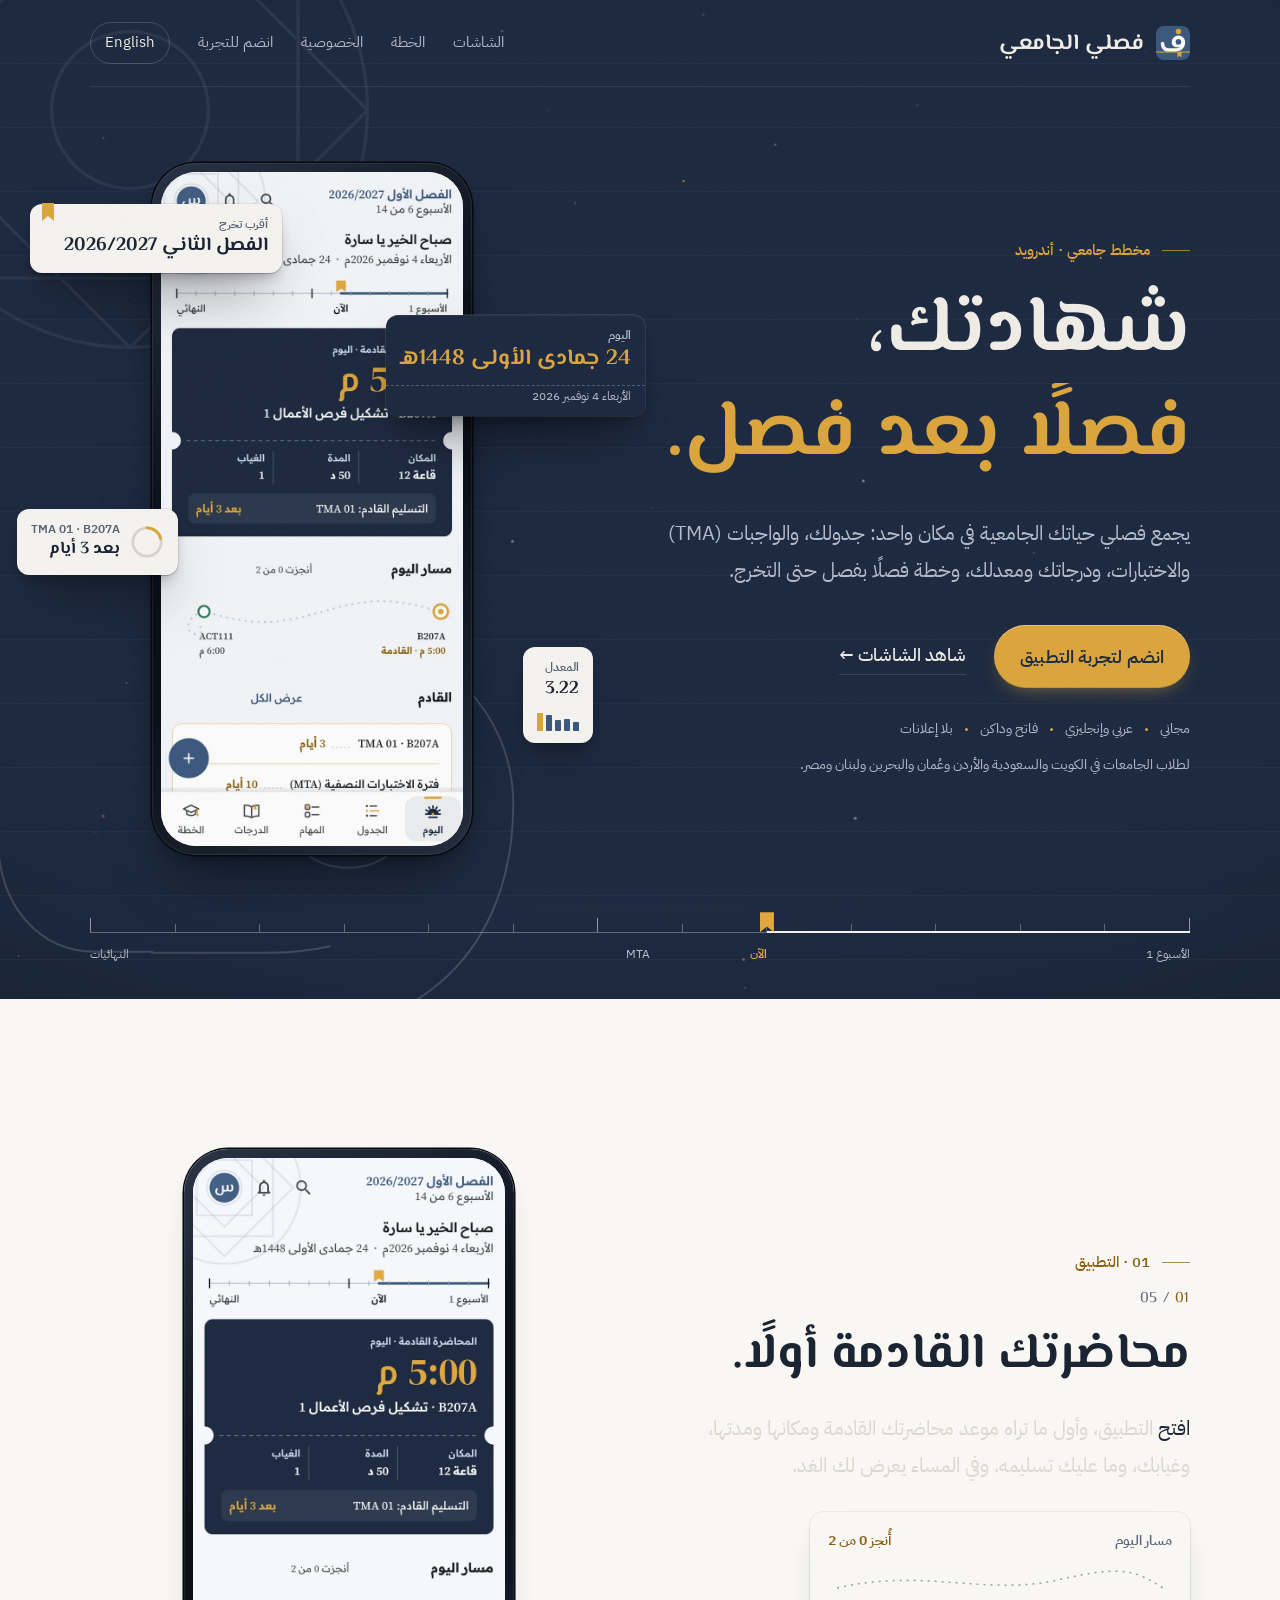
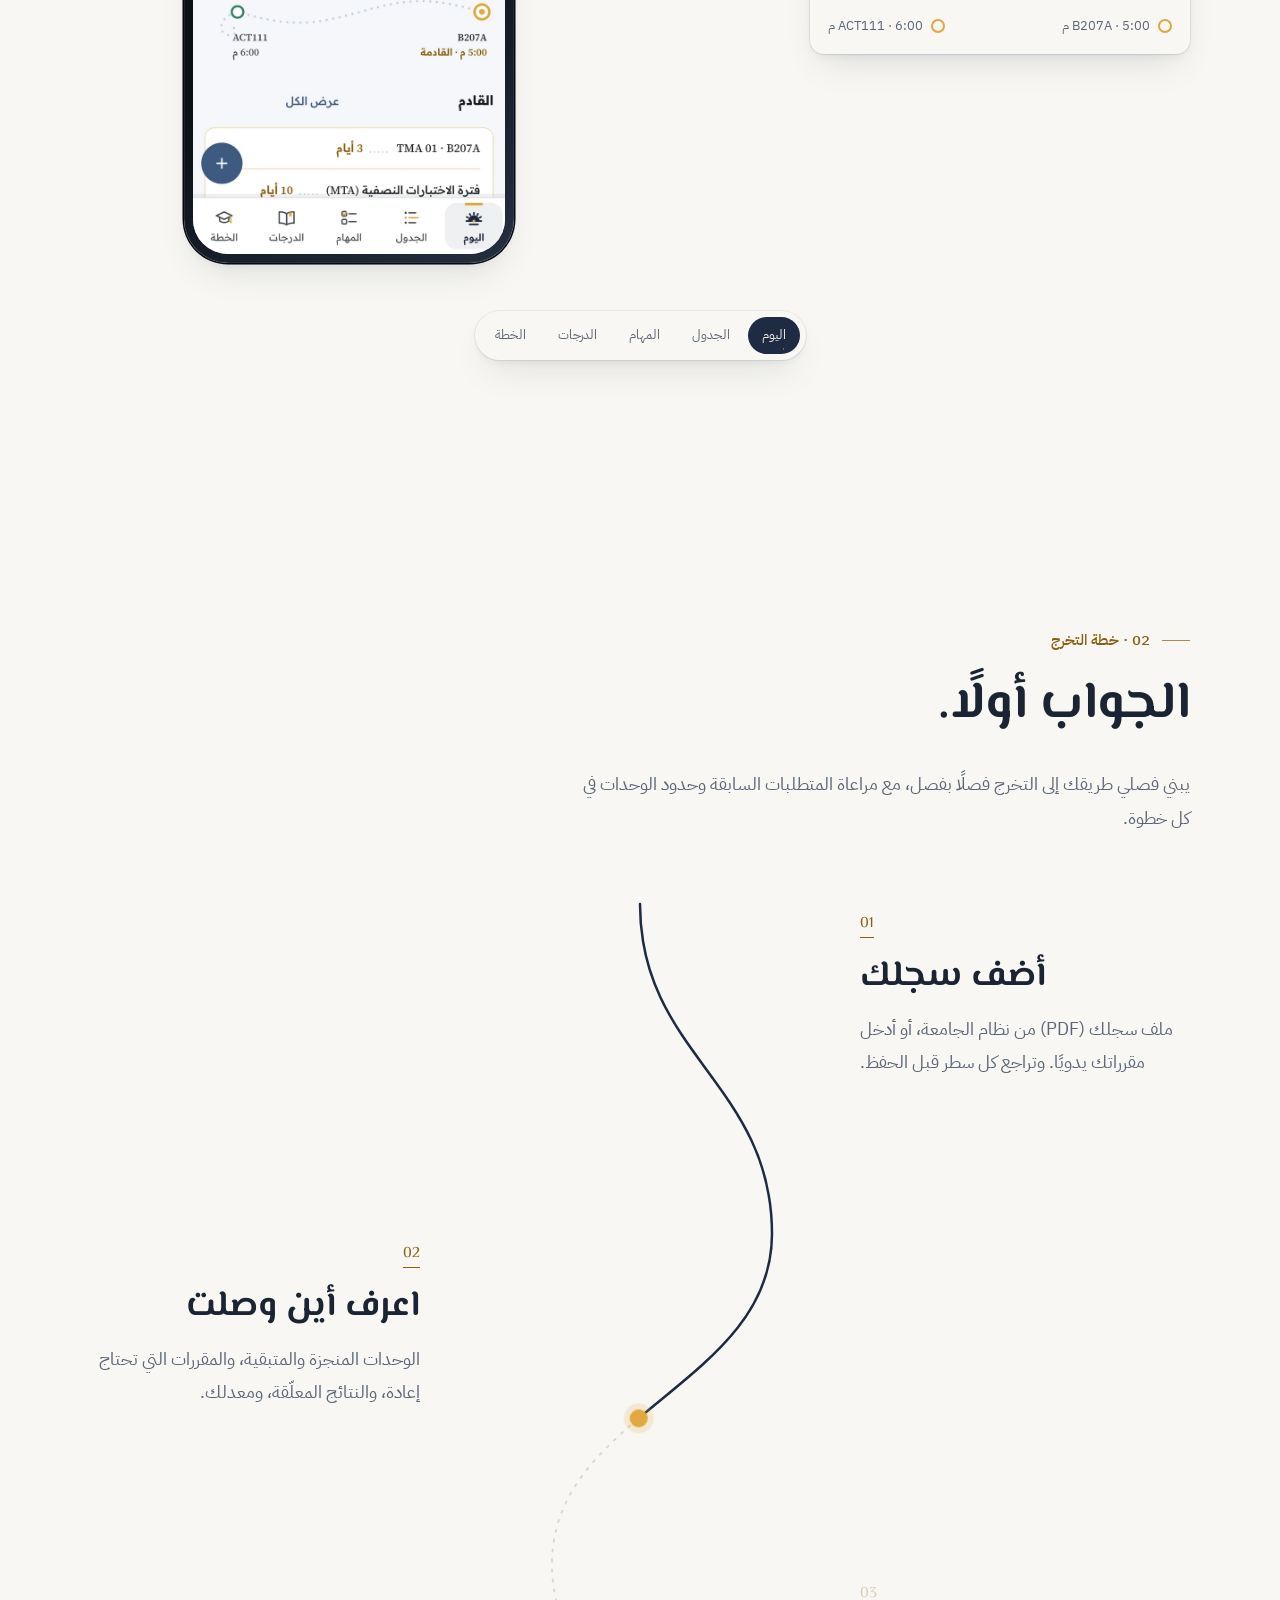
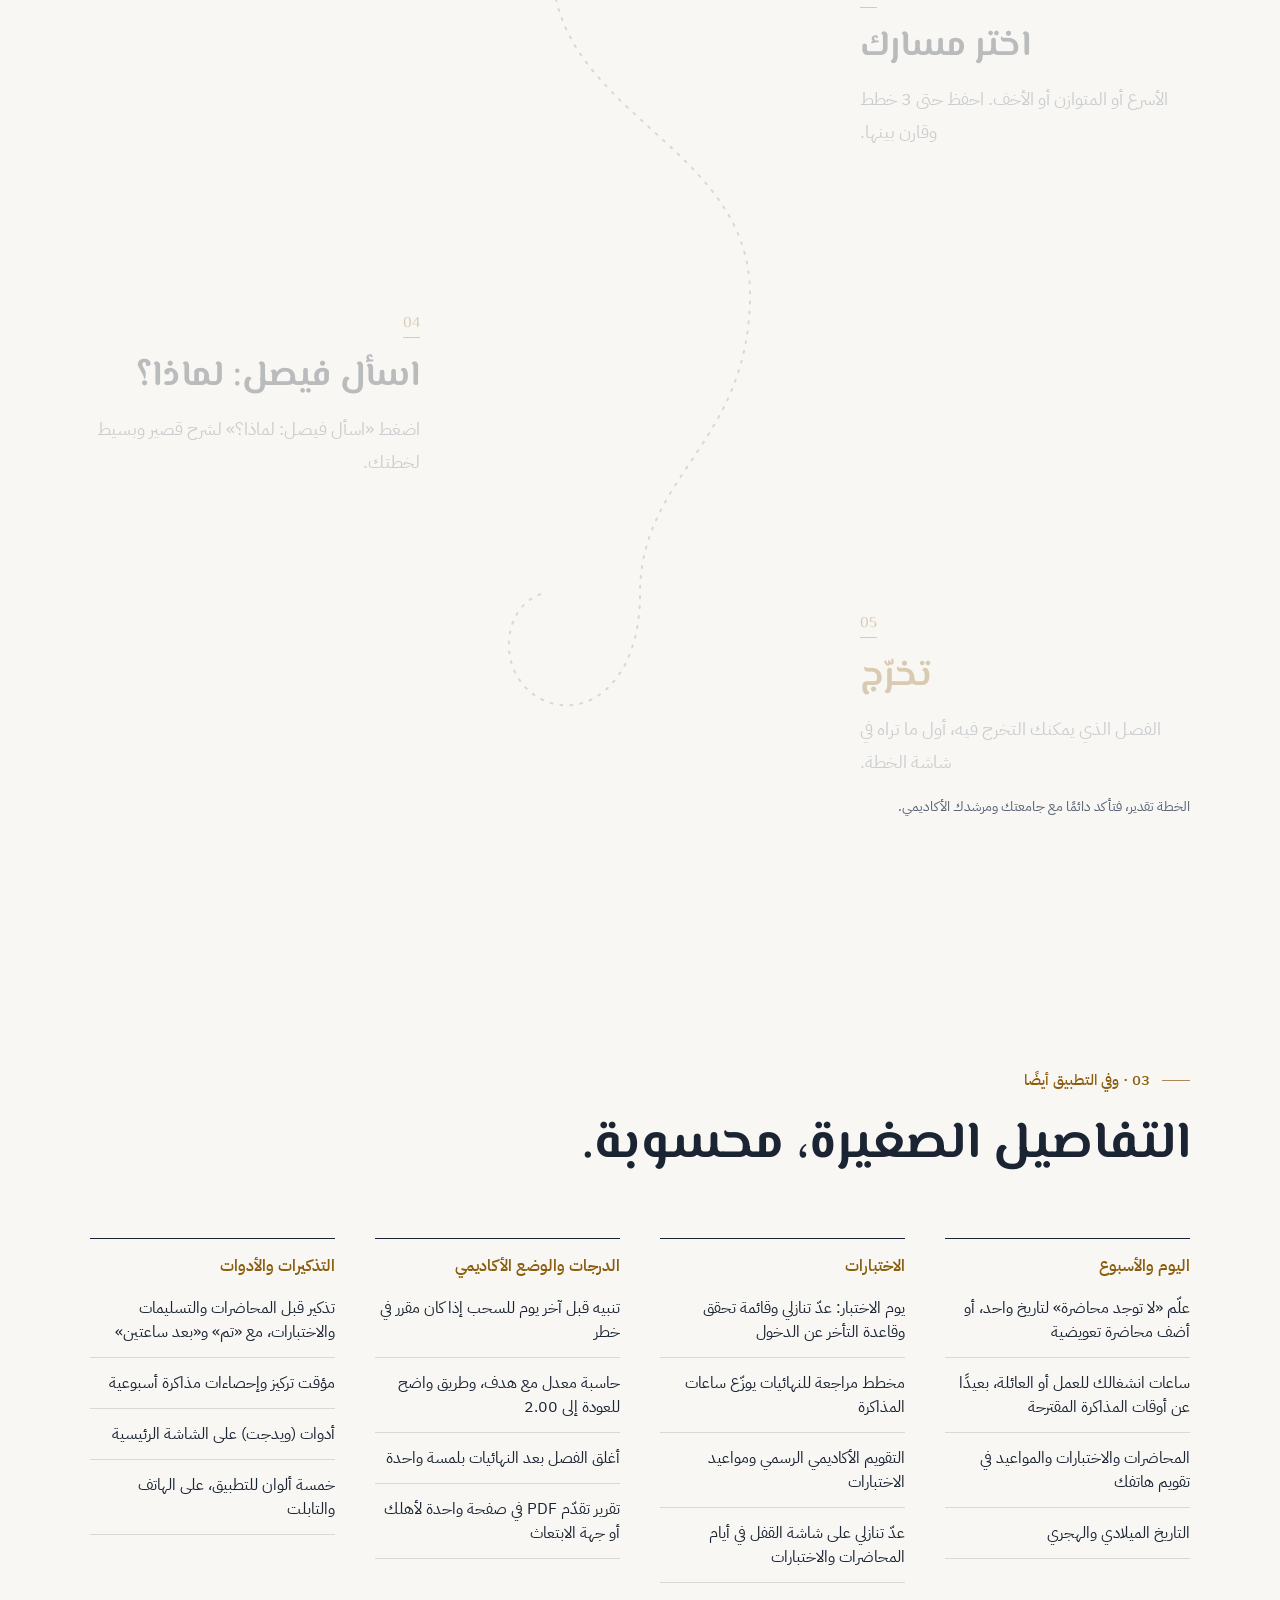
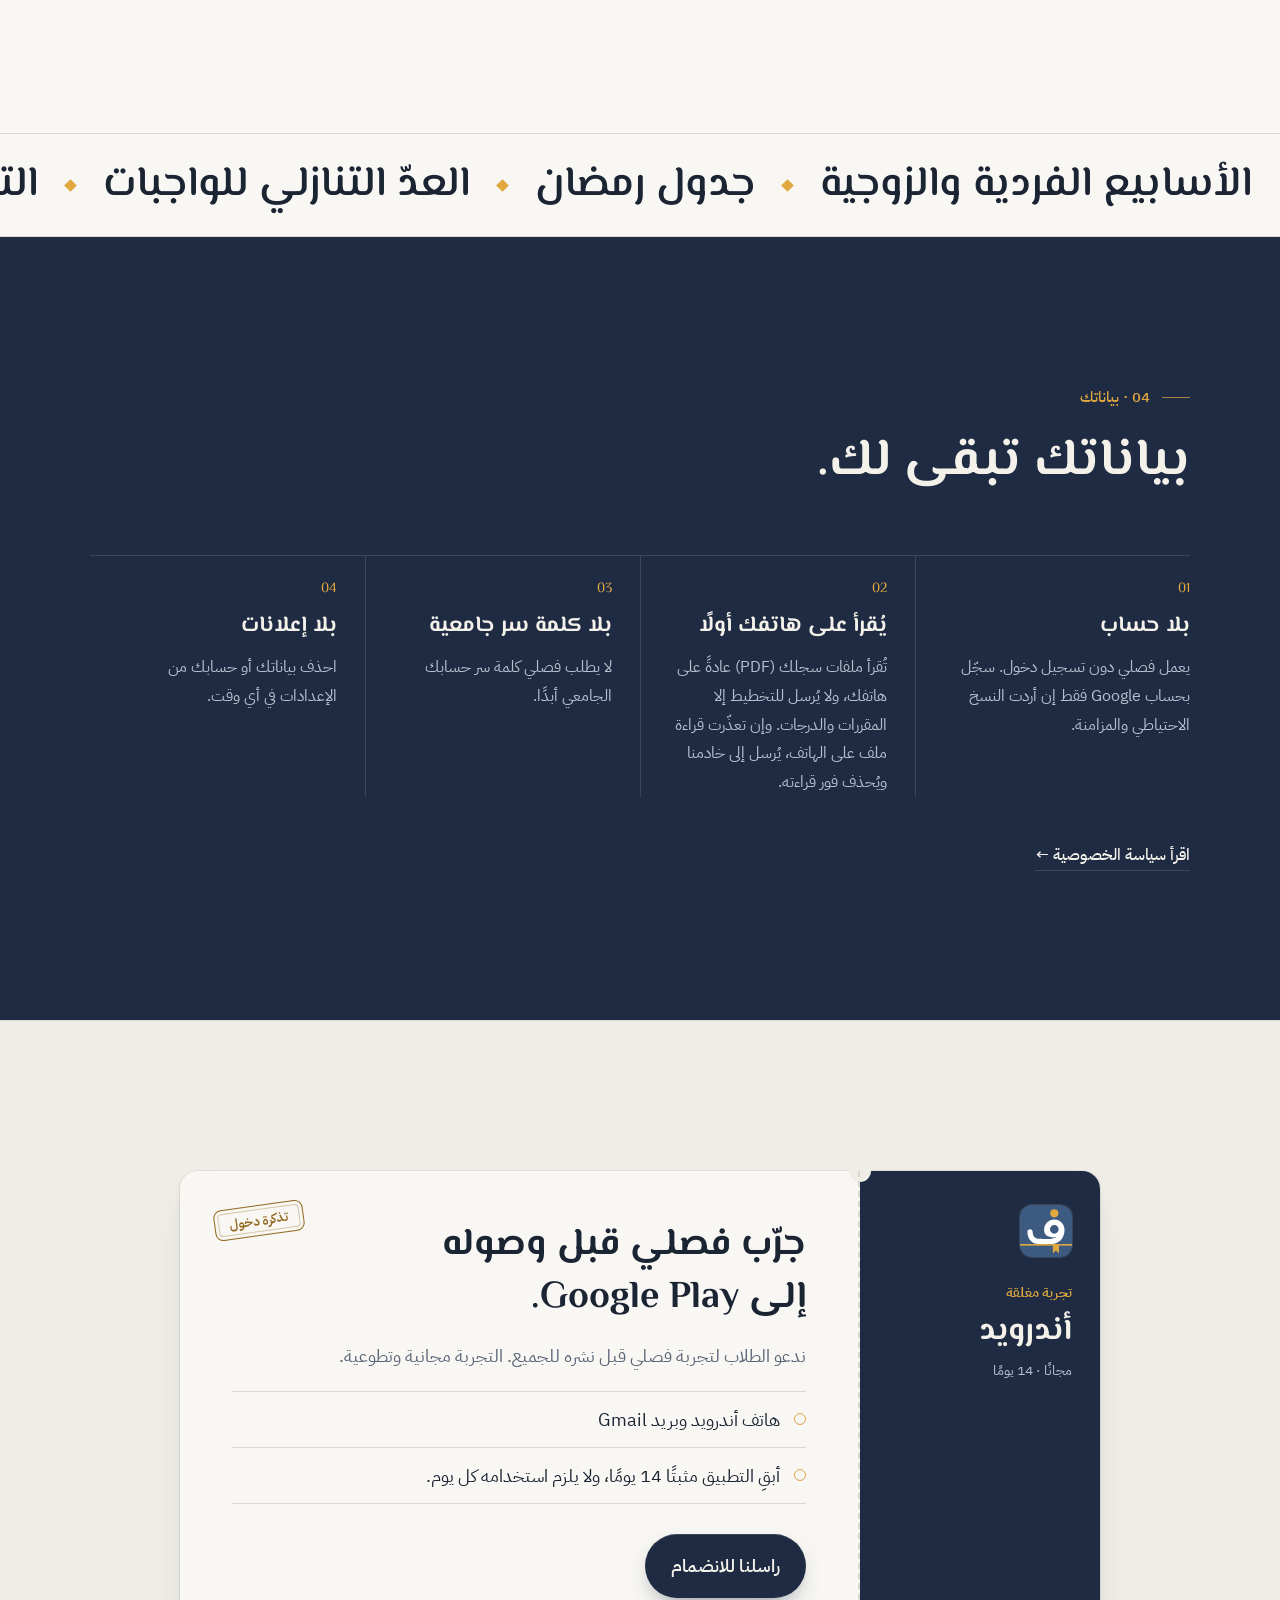
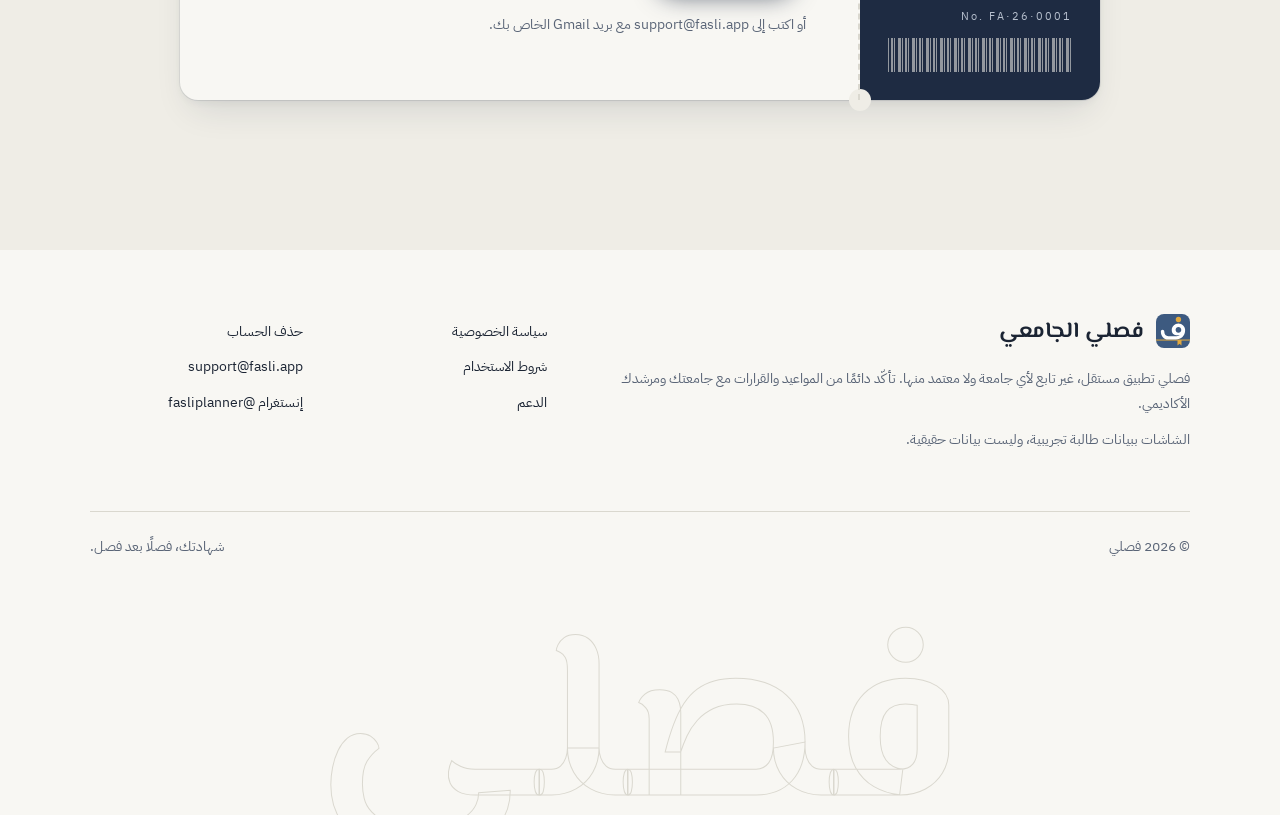
<file: index.html>
<!doctype html>
<html lang="ar" dir="rtl" class="no-js">
<head>
<meta charset="utf-8">
<meta name="viewport" content="width=device-width, initial-scale=1, viewport-fit=cover">
<title>فصلي الجامعي · شهادتك، فصلًا بعد فصل</title>
<meta name="description" content="يجمع فصلي حياتك الجامعية في مكان واحد: جدولك، والواجبات والاختبارات، ودرجاتك ومعدلك، وخطة فصلًا بفصل حتى التخرج. مجاني، بالعربية والإنجليزية.">
<link rel="canonical" href="https://fasli.app/">
<link rel="alternate" hreflang="ar" href="https://fasli.app/">
<link rel="alternate" hreflang="en" href="https://fasli.app/en/">
<link rel="alternate" hreflang="x-default" href="https://fasli.app/">
<meta name="theme-color" content="#1E2B42">
<meta property="og:type" content="website">
<meta property="og:site_name" content="Fasli">
<meta property="og:title" content="فصلي الجامعي · شهادتك، فصلًا بعد فصل">
<meta property="og:description" content="يجمع فصلي حياتك الجامعية في مكان واحد: جدولك، والواجبات والاختبارات، ودرجاتك ومعدلك، وخطة فصلًا بفصل حتى التخرج. مجاني، بالعربية والإنجليزية.">
<meta property="og:url" content="https://fasli.app/">
<meta property="og:image" content="https://fasli.app/img/og_ar.jpg">
<meta property="og:image:width" content="1024">
<meta property="og:image:height" content="500">
<meta name="twitter:card" content="summary_large_image">
<link rel="icon" href="icon.svg" type="image/svg+xml">
<link rel="preconnect" href="https://fonts.googleapis.com">
<link rel="preconnect" href="https://fonts.gstatic.com" crossorigin>
<link rel="stylesheet" href="https://fonts.googleapis.com/css2?family=DM+Serif+Display:ital@0;1&family=El+Messiri:wght@600;700&family=IBM+Plex+Sans+Arabic:wght@400;500;600&family=IBM+Plex+Sans:wght@400;500;600&display=swap">
<link rel="stylesheet" href="site.css">
<link rel="stylesheet" href="motion.css">
<script>document.documentElement.className='js';</script>
</head>
<body>
<a class="skip" href="#main">تخطَّ إلى المحتوى</a>

<div class="bar-top" aria-hidden="true">
  <div class="wrap">
    <a class="brand" href="" tabindex="-1"><img class="tile" src="icon.svg" alt="" width="34" height="34"><span class="wm-ar">فصلي الجامعي</span></a>
    <div class="weekchip"><span class="wk" data-fmt="الأسبوع {} من 14" data-finals="النهائيات">الأسبوع 1 من 14</span><span class="mr"><i></i></span></div>
    <a class="btn btn-sm" href="#join" tabindex="-1">انضم للتجربة</a>
  </div>
  <span class="readbar"></span>
</div>

<header class="hero">
  <canvas class="dust" aria-hidden="true"></canvas>
  <svg class="fa-line" viewBox="40 0 500 470" aria-hidden="true"><path pathLength="1" d="M262 266C262 200.83 314.83 148 380 148C445.17 148 498 200.83 498 266C498 372 430 432 330 432H200C120 432 70 372 70 290C70 273.43 83.43 260 100 260C116.57 260 130 273.43 130 290C130 340 160 372 200 372H240V372.6H326C352 372.6 386 366 404 355C340 361 283 346 269 306H268.95C264.45 293.51 262 280.04 262 266ZM330 262C330 289.61 352.39 312 380 312C407.61 312 430 289.61 430 262C430 234.39 407.61 212 380 212C352.39 212 330 234.39 330 262Z"/><circle class="fa-dot" cx="380" cy="78" r="47"/><path class="fa-rule" pathLength="1" d="M40 462H540"/></svg>
  <div class="wrap">
    <div class="top">
      <a class="brand" href="" aria-label="Fasli"><img class="tile" src="icon.svg" alt="" width="34" height="34"><span class="wm-ar">فصلي الجامعي</span></a>
      <nav aria-label="الأقسام"><a href="#screens">الشاشات</a><a href="#plan">الخطة</a><a href="#data">الخصوصية</a><a href="#join">انضم للتجربة</a><a class="lang" href="en/" lang="en" hreflang="en">English</a></nav>
    </div>
    <div class="hero-grid">
      <div class="hero-copy">
        <p class="eyebrow enter" style="--d:0">مخطط جامعي · أندرويد</p>
        <h1 aria-label="شهادتك، فصلًا بعد فصل."><span class="w"><span style="--d:0">شهادتك،</span></span> <br> <em><span class="w"><span style="--d:1">فصلًا</span></span></em> <em><span class="w"><span style="--d:2">بعد</span></span></em> <em><span class="w"><span style="--d:3">فصل.</span></span></em></h1>
        <p class="lede enter" style="--d:6">يجمع فصلي حياتك الجامعية في مكان واحد: جدولك، والواجبات (TMA) والاختبارات، ودرجاتك ومعدلك، وخطة فصلًا بفصل حتى التخرج.</p>
        <div class="actions enter" style="--d:7">
          <a class="btn magnet" href="#join"><span>انضم لتجربة التطبيق</span></a>
          <a class="textlink" href="#app">شاهد الشاشات <span class="arrow" aria-hidden="true">→</span></a>
        </div>
        <ul class="facts enter" style="--d:8"><li>مجاني</li><li>عربي وإنجليزي</li><li>فاتح وداكن</li><li>بلا إعلانات</li></ul>
        <p class="where enter" style="--d:9">لطلاب الجامعات في الكويت والسعودية والأردن وعُمان والبحرين ولبنان ومصر.</p>
      </div>
      <div class="stage hero-stage" data-tilt>
        <div class="phone tilt"><img src="img/ar_1_today.webp" width="720" height="1558" alt="شاشة اليوم في فصلي: المحاضرة القادمة الساعة 5:00 مساءً مع القاعة والمدة والغياب، ومسار اليوم. ببيانات طالبة تجريبية." fetchpriority="high"></div>
        <div class="fcard c1" data-depth="1.6" aria-hidden="true"><span class="k">اليوم</span><b class="num">24 جمادى الأولى 1448هـ</b><span class="s">الأربعاء 4 نوفمبر 2026</span><span class="perf"></span></div>
        <div class="fcard c2" data-depth="2.2" aria-hidden="true"><svg viewBox="0 0 36 36"><circle cx="18" cy="18" r="15"/><circle class="arc" cx="18" cy="18" r="15" pathLength="100"/></svg><span><span class="k">TMA 01 · B207A</span><b>بعد 3 أيام</b></span></div>
        <div class="fcard c3" data-depth="1.2" aria-hidden="true"><span class="k">المعدل</span><b class="num">3.22</b><span class="spark"><i style="--h:40%"></i><i style="--h:55%"></i><i style="--h:48%"></i><i style="--h:70%"></i><i style="--h:82%"></i></span></div>
        <div class="fcard c4" data-depth="2.6" aria-hidden="true"><span class="bm"></span><span class="k">أقرب تخرج</span><b>الفصل الثاني 2026/2027</b></div>
      </div>
    </div>
    <div class="ruler" aria-hidden="true">
      <div class="track"><i></i><i></i><i></i><i></i><i></i><i></i><i></i><i></i><i></i><i></i><i></i><i></i><i></i><i></i><span class="done"></span><span class="mark"></span></div>
      <div class="labels"><span>الأسبوع 1</span><span class="now">الآن</span><span>MTA</span><span>النهائيات</span></div>
    </div>
  </div>
</header>

<main id="main">
<section id="app" class="story" style="--n:5">
  <div class="story-pin">
    <div class="wrap story-grid">
      <div class="story-copy">
        <p class="eyebrow">01 · التطبيق</p>
        <h2 class="sr">خمس شاشات، لكل منها عمل واحد.</h2>
        <div class="chaps"><article class="chap on" data-i="0"><p class="cnum num">01 <span>/ 05</span></p><h3>محاضرتك القادمة أولًا.</h3><p class="fill"><span>افتح</span> <span>التطبيق،</span> <span>وأول</span> <span>ما</span> <span>تراه</span> <span>موعد</span> <span>محاضرتك</span> <span>القادمة</span> <span>ومكانها</span> <span>ومدتها،</span> <span>وغيابك،</span> <span>وما</span> <span>عليك</span> <span>تسليمه.</span> <span>وفي</span> <span>المساء</span> <span>يعرض</span> <span>لك</span> <span>الغد.</span></p><div class="inst inst-path"><div class="ik">مسار اليوم<span class="iv" data-done="أُنجز {} من 2">أُنجز 0 من 2</span></div><svg class="mini-route" viewBox="0 0 300 40" preserveAspectRatio="none" aria-hidden="true"><path d="M8 26 C80 6 140 34 200 18 S270 10 292 26"/></svg><ol><li data-at="0.33"><span class="dot"></span>B207A · 5:00 م</li><li data-at="0.67"><span class="dot"></span>ACT111 · 6:00 م</li></ol></div></article><article class="chap" data-i="1"><p class="cnum num">02 <span>/ 05</span></p><h3>أسبوعك كما تديره جامعتك.</h3><p class="fill"><span>القاعات،</span> <span>حضوري</span> <span>أو</span> <span>عن</span> <span>بُعد،</span> <span>محاضرات</span> <span>كل</span> <span>أسبوع</span> <span>أو</span> <span>في</span> <span>الأسابيع</span> <span>الفردية</span> <span>أو</span> <span>الزوجية،</span> <span>ومحاضرات</span> <span>تعويضية،</span> <span>وجدول</span> <span>رمضان</span> <span>تضبطه</span> <span>مرة</span> <span>واحدة.</span></p><div class="inst inst-week"><div class="ik">الأسبوع 6 · أسبوع فردي</div><ol class="days"><li><b>الأحد</b><i></i><i></i></li><li><b>الاثنين</b><i></i></li><li><b>الثلاثاء</b><i></i><i></i></li><li><b>الأربعاء</b><i></i></li><li><b>الخميس</b><i></i></li></ol></div></article><article class="chap" data-i="2"><p class="cnum num">03 <span>/ 05</span></p><h3>لا موعد يفاجئك.</h3><p class="fill"><span>الواجبات</span> <span>والاختبارات</span> <span>القصيرة</span> <span>والاختبارات</span> <span>حسب</span> <span>الأسبوع،</span> <span>مع</span> <span>الأيام</span> <span>المتبقية،</span> <span>وتنبيه</span> <span>مبكر</span> <span>للأسابيع</span> <span>المزدحمة،</span> <span>والتقويم</span> <span>الأكاديمي</span> <span>الرسمي.</span></p><div class="inst inst-count"><div class="ik">TMA 01 · B207A</div><div class="big"><span class="num" data-from="14" data-to="3">14</span><small>أيام متبقية</small></div><div class="bar"><i></i></div></div></article><article class="chap" data-i="3"><p class="cnum num">04 <span>/ 05</span></p><h3>اعرف ما تحتاجه في النهائي.</h3><p class="fill"><span>أدخل</span> <span>درجات</span> <span>TMA</span> <span>وMTA،</span> <span>واعرف</span> <span>الدرجة</span> <span>التي</span> <span>تحتاجها</span> <span>في</span> <span>النهائي</span> <span>لكل</span> <span>تقدير،</span> <span>مع</span> <span>تنبيه</span> <span>قبل</span> <span>آخر</span> <span>يوم</span> <span>للسحب.</span></p><div class="inst inst-gpa"><div class="ik">المعدل<span class="iv">الهدف 3.50</span></div><div class="big"><span class="num" data-from="0" data-to="3.22" data-dec="2">0.00</span></div><div class="bar"><i></i><em style="inset-inline-start:87.5%"></em></div></div></article><article class="chap" data-i="4"><p class="cnum num">05 <span>/ 05</span></p><h3>ومتى تتخرج.</h3><p class="fill"><span>تفتح</span> <span>شاشة</span> <span>الخطة</span> <span>على</span> <span>الفصل</span> <span>الذي</span> <span>يمكنك</span> <span>التخرج</span> <span>فيه،</span> <span>ثم</span> <span>ما</span> <span>تسجّله</span> <span>بعده.</span></p><div class="inst inst-credits"><div class="ik">وحدات متبقية</div><div class="big"><span class="num" data-from="133" data-to="48">133</span><small>/ 133</small></div><div class="bar"><i></i></div><div class="stamp"><span>أقرب تخرج</span><b>الفصل الثاني 2026/2027</b></div></div></article></div>
      </div>
      <div class="story-stage">
        <div class="halo" aria-hidden="true"></div>
        <div class="phone story-phone"><img src="img/ar_1_today.webp" width="720" height="1558" alt="شاشة اليوم في فصلي، ببيانات تجريبية" loading="eager" class="on"><img src="img/ar_2_schedule.webp" width="720" height="1558" alt="شاشة الجدول في فصلي، ببيانات تجريبية" loading="lazy" class=""><img src="img/ar_5_tasks.webp" width="720" height="1558" alt="شاشة المهام في فصلي، ببيانات تجريبية" loading="lazy" class=""><img src="img/ar_4_marks.webp" width="720" height="1558" alt="شاشة الدرجات في فصلي، ببيانات تجريبية" loading="lazy" class=""><img src="img/ar_3_plan.webp" width="720" height="1558" alt="شاشة الخطة في فصلي، ببيانات تجريبية" loading="lazy" class=""></div>
      </div>
    </div>
    <ol class="rail" aria-hidden="true"><li class="on">اليوم</li><li class="">الجدول</li><li class="">المهام</li><li class="">الدرجات</li><li class="">الخطة</li><span class="rail-mark"></span></ol>
  </div>
</section>

<section id="plan" class="route-sec">
  <div class="wrap">
    <div class="route-head rise">
      <p class="eyebrow">02 · خطة التخرج</p>
      <h2>الجواب أولًا.</h2>
      <p class="lede">يبني فصلي طريقك إلى التخرج فصلًا بفصل، مع مراعاة المتطلبات السابقة وحدود الوحدات في كل خطوة.</p>
    </div>
    <div class="route">
      <svg class="route-svg" viewBox="0 0 400 1000" preserveAspectRatio="none" aria-hidden="true">
        <path class="r-base" d="M200 20 C200 120 320 140 320 240 S120 360 120 460 S300 580 300 680 S200 800 200 880 C200 940 150 965 110 950 C70 935 72 890 110 880"/>
        <path class="r-draw" d="M200 20 C200 120 320 140 320 240 S120 360 120 460 S300 580 300 680 S200 800 200 880 C200 940 150 965 110 950 C70 935 72 890 110 880"/>
      </svg>
      <span class="r-dot" aria-hidden="true"></span>
      <ol class="stations"><li class="station" style="--y:2%"><span class="sn num">01</span><h3>أضف سجلك</h3><p>ملف سجلك (PDF) من نظام الجامعة، أو أدخل مقرراتك يدويًا. وتراجع كل سطر قبل الحفظ.</p></li><li class="station" style="--y:24%"><span class="sn num">02</span><h3>اعرف أين وصلت</h3><p>الوحدات المنجزة والمتبقية، والمقررات التي تحتاج إعادة، والنتائج المعلّقة، ومعدلك.</p></li><li class="station" style="--y:46%"><span class="sn num">03</span><h3>اختر مسارك</h3><p>الأسرع أو المتوازن أو الأخف. احفظ حتى 3 خطط وقارن بينها.</p></li><li class="station" style="--y:68%"><span class="sn num">04</span><h3>اسأل فيصل: لماذا؟</h3><p>اضغط «اسأل فيصل: لماذا؟» لشرح قصير وبسيط لخطتك.</p></li><li class="station" style="--y:88%"><span class="sn num">05</span><h3>تخرّج</h3><p>الفصل الذي يمكنك التخرج فيه، أول ما تراه في شاشة الخطة.</p></li></ol>
    </div>
    <p class="fine rise">الخطة تقدير، فتأكد دائمًا مع جامعتك ومرشدك الأكاديمي.</p>
  </div>
</section>

<section id="more">
  <div class="wrap">
    <div class="rise">
      <p class="eyebrow">03 · وفي التطبيق أيضًا</p>
      <h2>التفاصيل الصغيرة، محسوبة.</h2>
    </div>
    <div class="cat"><div class="rise" style="--d:0"><h3>اليوم والأسبوع</h3><ul><li>علّم «لا توجد محاضرة» لتاريخ واحد، أو أضف محاضرة تعويضية</li><li>ساعات انشغالك للعمل أو العائلة، بعيدًا عن أوقات المذاكرة المقترحة</li><li>المحاضرات والاختبارات والمواعيد في تقويم هاتفك</li><li>التاريخ الميلادي والهجري</li></ul></div><div class="rise" style="--d:1"><h3>الاختبارات</h3><ul><li>يوم الاختبار: عدّ تنازلي وقائمة تحقق وقاعدة التأخر عن الدخول</li><li>مخطط مراجعة للنهائيات يوزّع ساعات المذاكرة</li><li>التقويم الأكاديمي الرسمي ومواعيد الاختبارات</li><li>عدّ تنازلي على شاشة القفل في أيام المحاضرات والاختبارات</li></ul></div><div class="rise" style="--d:2"><h3>الدرجات والوضع الأكاديمي</h3><ul><li>تنبيه قبل آخر يوم للسحب إذا كان مقرر في خطر</li><li>حاسبة معدل مع هدف، وطريق واضح للعودة إلى 2.00</li><li>أغلق الفصل بعد النهائيات بلمسة واحدة</li><li>تقرير تقدّم PDF في صفحة واحدة لأهلك أو جهة الابتعاث</li></ul></div><div class="rise" style="--d:3"><h3>التذكيرات والأدوات</h3><ul><li>تذكير قبل المحاضرات والتسليمات والاختبارات، مع «تم» و«بعد ساعتين»</li><li>مؤقت تركيز وإحصاءات مذاكرة أسبوعية</li><li>أدوات (ويدجت) على الشاشة الرئيسية</li><li>خمسة ألوان للتطبيق، على الهاتف والتابلت</li></ul></div></div>
  </div>
</section>

<div class="marquee" aria-hidden="true"><div class="mq-track"><div class="mq"><span>الأسابيع الفردية والزوجية</span><i aria-hidden="true"></i><span>جدول رمضان</span><i aria-hidden="true"></i><span>العدّ التنازلي للواجبات</span><i aria-hidden="true"></i><span>التاريخ الهجري</span><i aria-hidden="true"></i><span>المحاضرات التعويضية</span><i aria-hidden="true"></i><span>مؤقت التركيز</span><i aria-hidden="true"></i><span>خطة مراجعة النهائيات</span><i aria-hidden="true"></i><span>عدّ تنازلي على شاشة القفل</span><i aria-hidden="true"></i><span>تقرير تقدّم PDF</span><i aria-hidden="true"></i><span>أدوات الشاشة الرئيسية</span><i aria-hidden="true"></i><span>كم أحتاج في النهائي؟</span><i aria-hidden="true"></i><span>فاتح وداكن</span><i aria-hidden="true"></i></div><div class="mq"><span>الأسابيع الفردية والزوجية</span><i aria-hidden="true"></i><span>جدول رمضان</span><i aria-hidden="true"></i><span>العدّ التنازلي للواجبات</span><i aria-hidden="true"></i><span>التاريخ الهجري</span><i aria-hidden="true"></i><span>المحاضرات التعويضية</span><i aria-hidden="true"></i><span>مؤقت التركيز</span><i aria-hidden="true"></i><span>خطة مراجعة النهائيات</span><i aria-hidden="true"></i><span>عدّ تنازلي على شاشة القفل</span><i aria-hidden="true"></i><span>تقرير تقدّم PDF</span><i aria-hidden="true"></i><span>أدوات الشاشة الرئيسية</span><i aria-hidden="true"></i><span>كم أحتاج في النهائي؟</span><i aria-hidden="true"></i><span>فاتح وداكن</span><i aria-hidden="true"></i></div></div></div>

<section id="data" class="data spot">
  <div class="wrap">
    <p class="eyebrow">04 · بياناتك</p>
    <h2 class="rise">بياناتك تبقى لك.</h2>
    <div class="pledges"><div class="rise" style="--d:0"><span class="pn num">01</span><b>بلا حساب</b><p>يعمل فصلي دون تسجيل دخول. سجّل بحساب Google فقط إن أردت النسخ الاحتياطي والمزامنة.</p></div><div class="rise" style="--d:1"><span class="pn num">02</span><b>يُقرأ على هاتفك أولًا</b><p>تُقرأ ملفات سجلك (PDF) عادةً على هاتفك، ولا يُرسل للتخطيط إلا المقررات والدرجات. وإن تعذّرت قراءة ملف على الهاتف، يُرسل إلى خادمنا ويُحذف فور قراءته.</p></div><div class="rise" style="--d:2"><span class="pn num">03</span><b>بلا كلمة سر جامعية</b><p>لا يطلب فصلي كلمة سر حسابك الجامعي أبدًا.</p></div><div class="rise" style="--d:3"><span class="pn num">04</span><b>بلا إعلانات</b><p>احذف بياناتك أو حسابك من الإعدادات في أي وقت.</p></div></div>
    <a class="textlink" href="privacy/#ar">اقرأ سياسة الخصوصية <span class="arrow" aria-hidden="true">→</span></a>
  </div>
</section>

<section id="join" class="join">
  <div class="wrap">
    <div class="slip tear">
      <div class="stub">
        <img class="seal" src="icon.svg" alt="" width="52" height="52">
        <span class="k">تجربة مغلقة</span>
        <span class="big">أندرويد</span>
        <span class="k2">مجانًا · 14 يومًا</span>
        <span class="serial num">No. FA·26·0001</span>
        <span class="barcode" aria-hidden="true"></span>
      </div>
      <div class="body">
        <span class="admit" aria-hidden="true">تذكرة دخول</span>
        <h2>جرّب فصلي قبل وصوله إلى Google Play.</h2>
        <p>ندعو الطلاب لتجربة فصلي قبل نشره للجميع. التجربة مجانية وتطوعية.</p>
        <ul><li>هاتف أندرويد وبريد Gmail</li><li>أبقِ التطبيق مثبتًا 14 يومًا، ولا يلزم استخدامه كل يوم.</li></ul>
        <a class="btn magnet" href="mailto:support@fasli.app?subject=%D8%A3%D8%A8%D9%8A%20%D8%A3%D8%AC%D8%B1%D8%A8%20%D9%81%D8%B5%D9%84%D9%8A%20%2F%20Join%20the%20Fasli%20test&amp;body=Gmail%3A%20%0A%D9%86%D9%88%D8%B9%20%D8%A7%D9%84%D9%87%D8%A7%D8%AA%D9%81%20%2F%20Phone%3A%20%0A"><span>راسلنا للانضمام</span></a>
        <p class="or">أو اكتب إلى support@fasli.app مع بريد Gmail الخاص بك.</p>
      </div>
    </div>
  </div>
</section>
</main>

<footer>
  <div class="wrap">
    <div class="foot">
      <div>
        <a class="brand" href="" aria-label="Fasli"><img class="tile" src="icon.svg" alt="" width="34" height="34"><span class="wm-ar">فصلي الجامعي</span></a>
        <p>فصلي تطبيق مستقل، غير تابع لأي جامعة ولا معتمد منها. تأكّد دائمًا من المواعيد والقرارات مع جامعتك ومرشدك الأكاديمي.</p>
        <p>الشاشات ببيانات طالبة تجريبية، وليست بيانات حقيقية.</p>
      </div>
      <ul><li><a href="privacy/#ar">سياسة الخصوصية</a></li><li><a href="terms/#ar">شروط الاستخدام</a></li><li><a href="support/#ar">الدعم</a></li><li><a href="delete-account/#ar">حذف الحساب</a></li><li><a href="mailto:support@fasli.app">support@fasli.app</a></li><li><a href="https://www.instagram.com/fasliplanner/">إنستغرام @fasliplanner</a></li></ul>
    </div>
    <div class="base"><span>© 2026 فصلي</span><span>شهادتك، فصلًا بعد فصل.</span></div>
    <div class="mega" aria-hidden="true">فصلي</div>
  </div>
</footer>
<script src="app.js" defer></script>
</body>
</html>
</file>
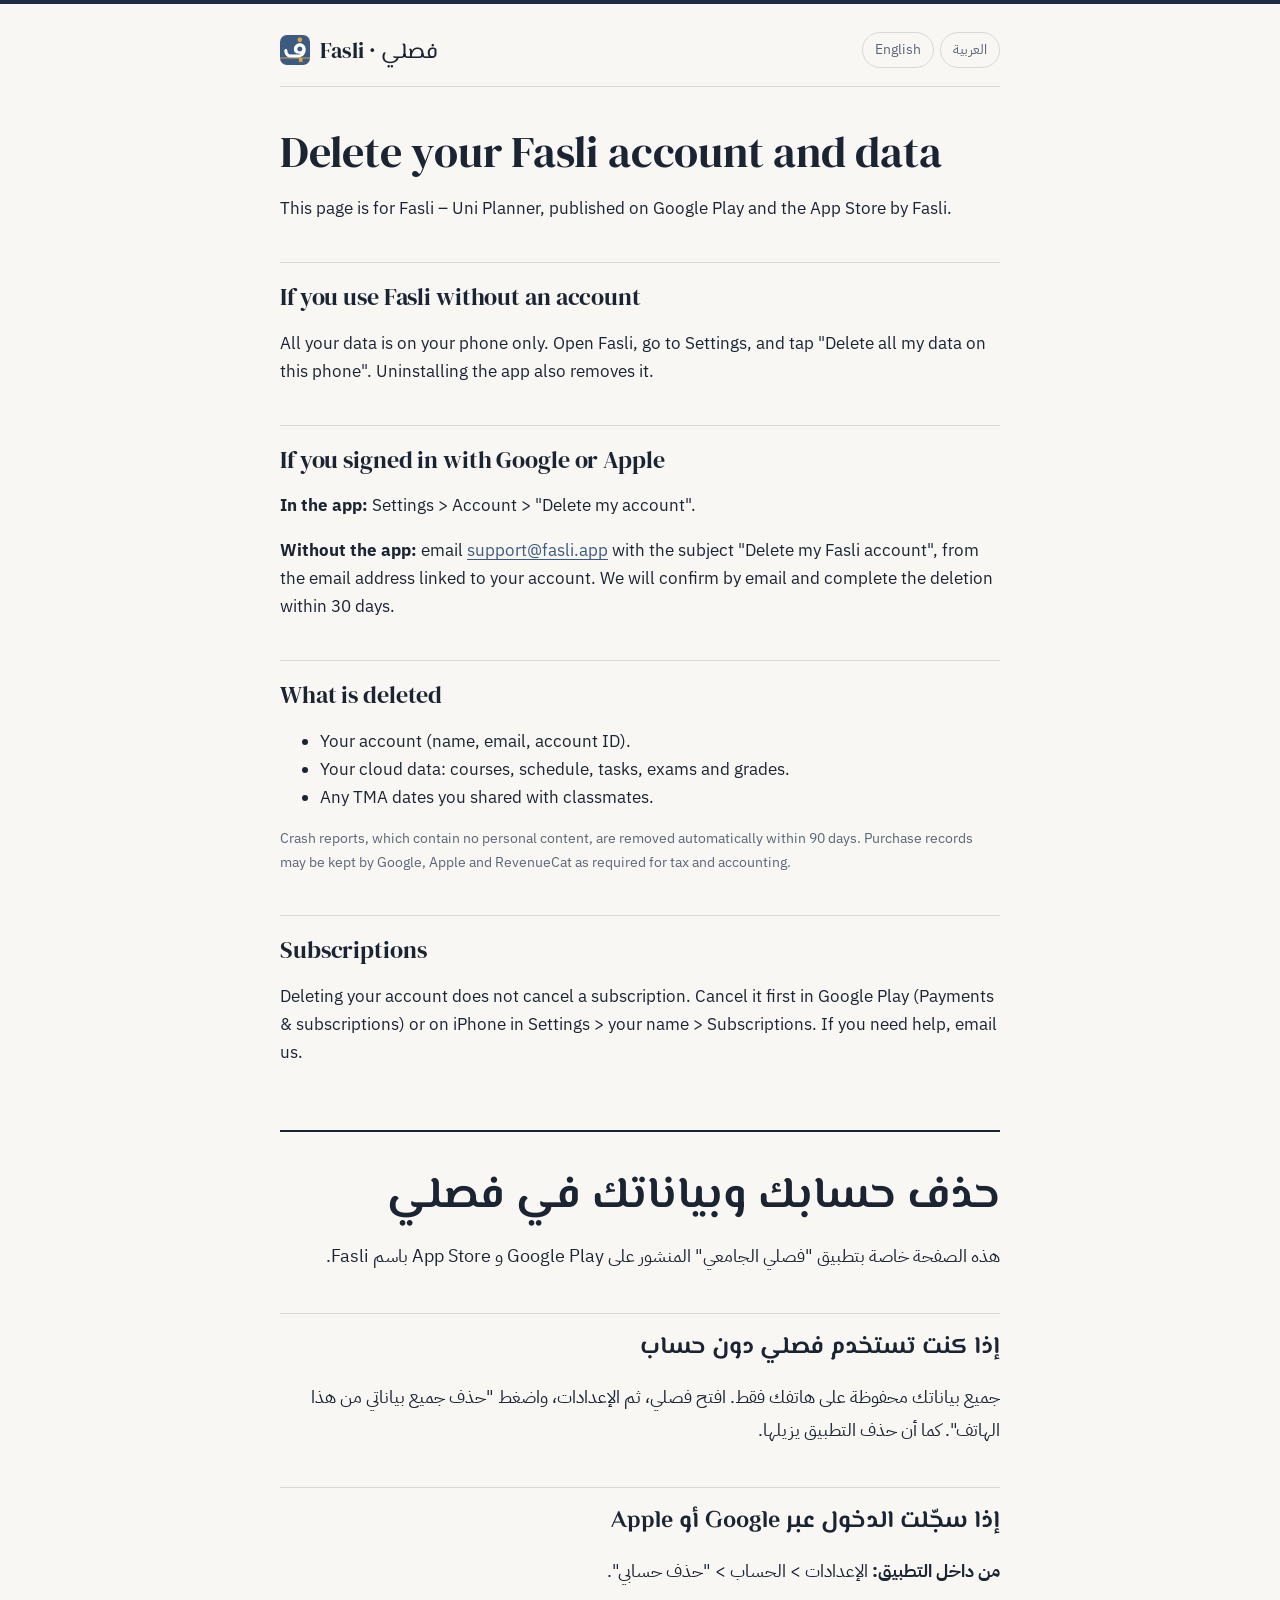
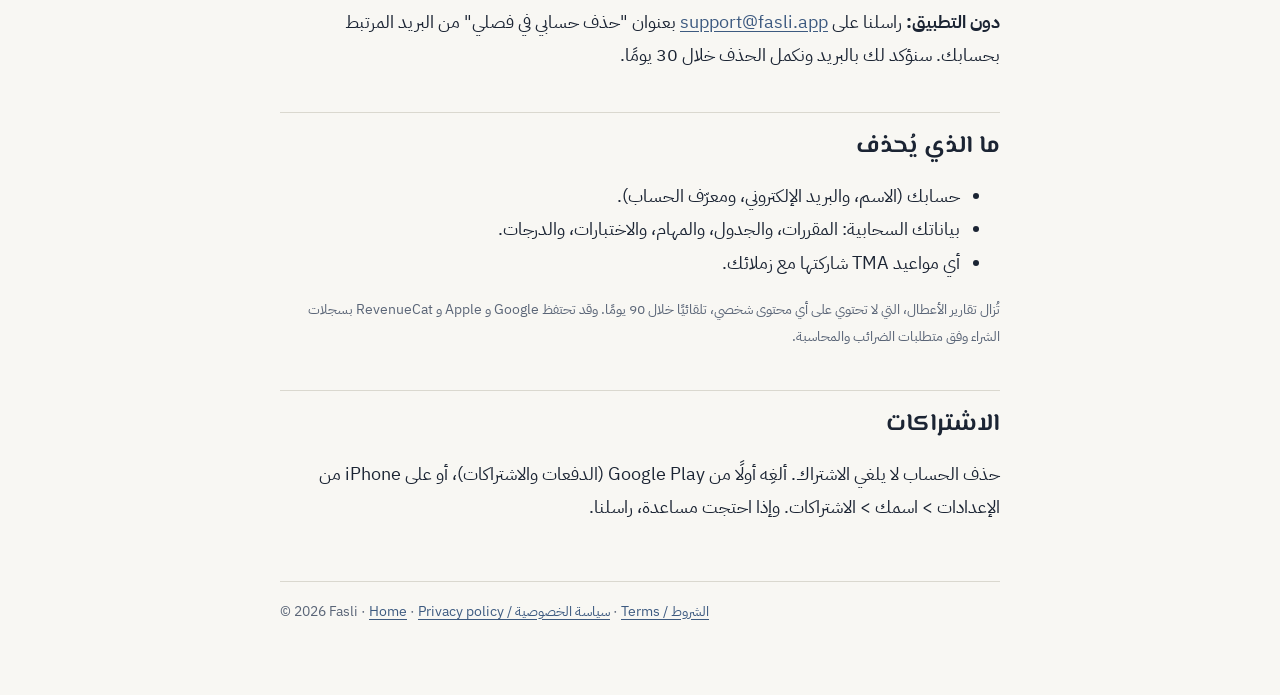
<file: delete-account/index.html>
<!doctype html>
<html lang="en">
<head>
<meta charset="utf-8">
<meta name="viewport" content="width=device-width, initial-scale=1">
<title>Delete your Fasli account | حذف حساب فصلي</title>
<meta name="description" content="How to delete your Fasli – Uni Planner account and data.">
<link rel="stylesheet" href="../style.css">
</head>
<body>
<main>
<header>
  <a class="brand" href="../">Fasli · فصلي</a>
  <nav><a href="#en">English</a><a href="#ar">العربية</a></nav>
</header>

<section id="en" lang="en" dir="ltr">
<h1>Delete your Fasli account and data</h1>
<p>This page is for Fasli – Uni Planner, published on Google Play and the App Store by Fasli.</p>

<h2>If you use Fasli without an account</h2>
<p>All your data is on your phone only. Open Fasli, go to Settings, and tap "Delete all my data on this phone". Uninstalling the app also removes it.</p>

<h2>If you signed in with Google or Apple</h2>
<p><strong>In the app:</strong> Settings &gt; Account &gt; "Delete my account".</p>
<p><strong>Without the app:</strong> email <a href="mailto:support@fasli.app?subject=Delete%20my%20Fasli%20account">support@fasli.app</a> with the subject "Delete my Fasli account", from the email address linked to your account. We will confirm by email and complete the deletion within 30 days.</p>

<h2>What is deleted</h2>
<ul>
  <li>Your account (name, email, account ID).</li>
  <li>Your cloud data: courses, schedule, tasks, exams and grades.</li>
  <li>Any TMA dates you shared with classmates.</li>
</ul>
<p class="note">Crash reports, which contain no personal content, are removed automatically within 90 days. Purchase records may be kept by Google, Apple and RevenueCat as required for tax and accounting.</p>

<h2>Subscriptions</h2>
<p>Deleting your account does not cancel a subscription. Cancel it first in Google Play (Payments &amp; subscriptions) or on iPhone in Settings &gt; your name &gt; Subscriptions. If you need help, email us.</p>
</section>

<section id="ar" lang="ar" dir="rtl">
<h1>حذف حسابك وبياناتك في فصلي</h1>
<p>هذه الصفحة خاصة بتطبيق "فصلي الجامعي" المنشور على Google Play و App Store باسم Fasli.</p>

<h2>إذا كنت تستخدم فصلي دون حساب</h2>
<p>جميع بياناتك محفوظة على هاتفك فقط. افتح فصلي، ثم الإعدادات، واضغط "حذف جميع بياناتي من هذا الهاتف". كما أن حذف التطبيق يزيلها.</p>

<h2>إذا سجّلت الدخول عبر Google أو Apple</h2>
<p><strong>من داخل التطبيق:</strong> الإعدادات &gt; الحساب &gt; "حذف حسابي".</p>
<p><strong>دون التطبيق:</strong> راسلنا على <a href="mailto:support@fasli.app?subject=Delete%20my%20Fasli%20account">support@fasli.app</a> بعنوان "حذف حسابي في فصلي" من البريد المرتبط بحسابك. سنؤكد لك بالبريد ونكمل الحذف خلال 30 يومًا.</p>

<h2>ما الذي يُحذف</h2>
<ul>
  <li>حسابك (الاسم، والبريد الإلكتروني، ومعرّف الحساب).</li>
  <li>بياناتك السحابية: المقررات، والجدول، والمهام، والاختبارات، والدرجات.</li>
  <li>أي مواعيد TMA شاركتها مع زملائك.</li>
</ul>
<p class="note">تُزال تقارير الأعطال، التي لا تحتوي على أي محتوى شخصي، تلقائيًا خلال 90 يومًا. وقد تحتفظ Google و Apple و RevenueCat بسجلات الشراء وفق متطلبات الضرائب والمحاسبة.</p>

<h2>الاشتراكات</h2>
<p>حذف الحساب لا يلغي الاشتراك. ألغِه أولًا من Google Play (الدفعات والاشتراكات)، أو على iPhone من الإعدادات &gt; اسمك &gt; الاشتراكات. وإذا احتجت مساعدة، راسلنا.</p>
</section>

<footer>© 2026 Fasli · <a href="../">Home</a> · <a href="../privacy/">Privacy policy / سياسة الخصوصية</a> · <a href="../terms/">Terms / الشروط</a></footer>
</main>
</body>
</html>
</file>
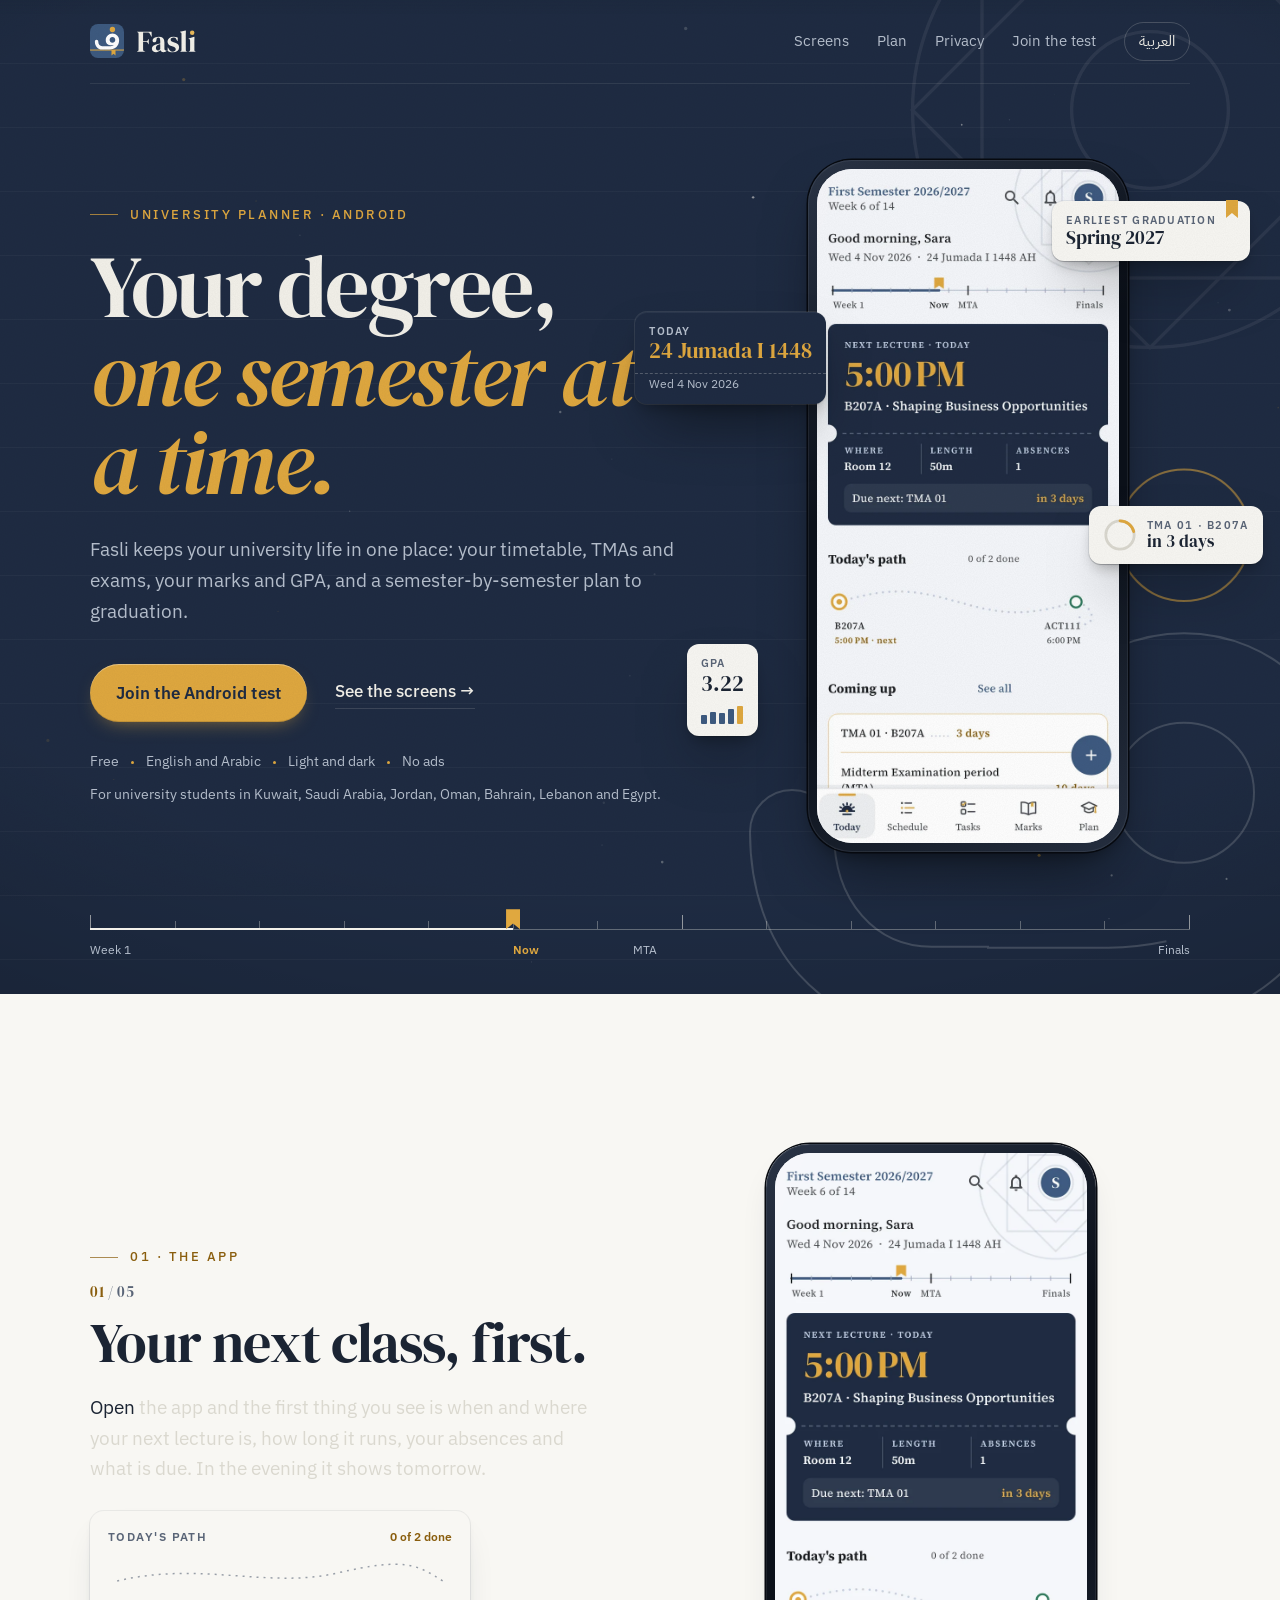
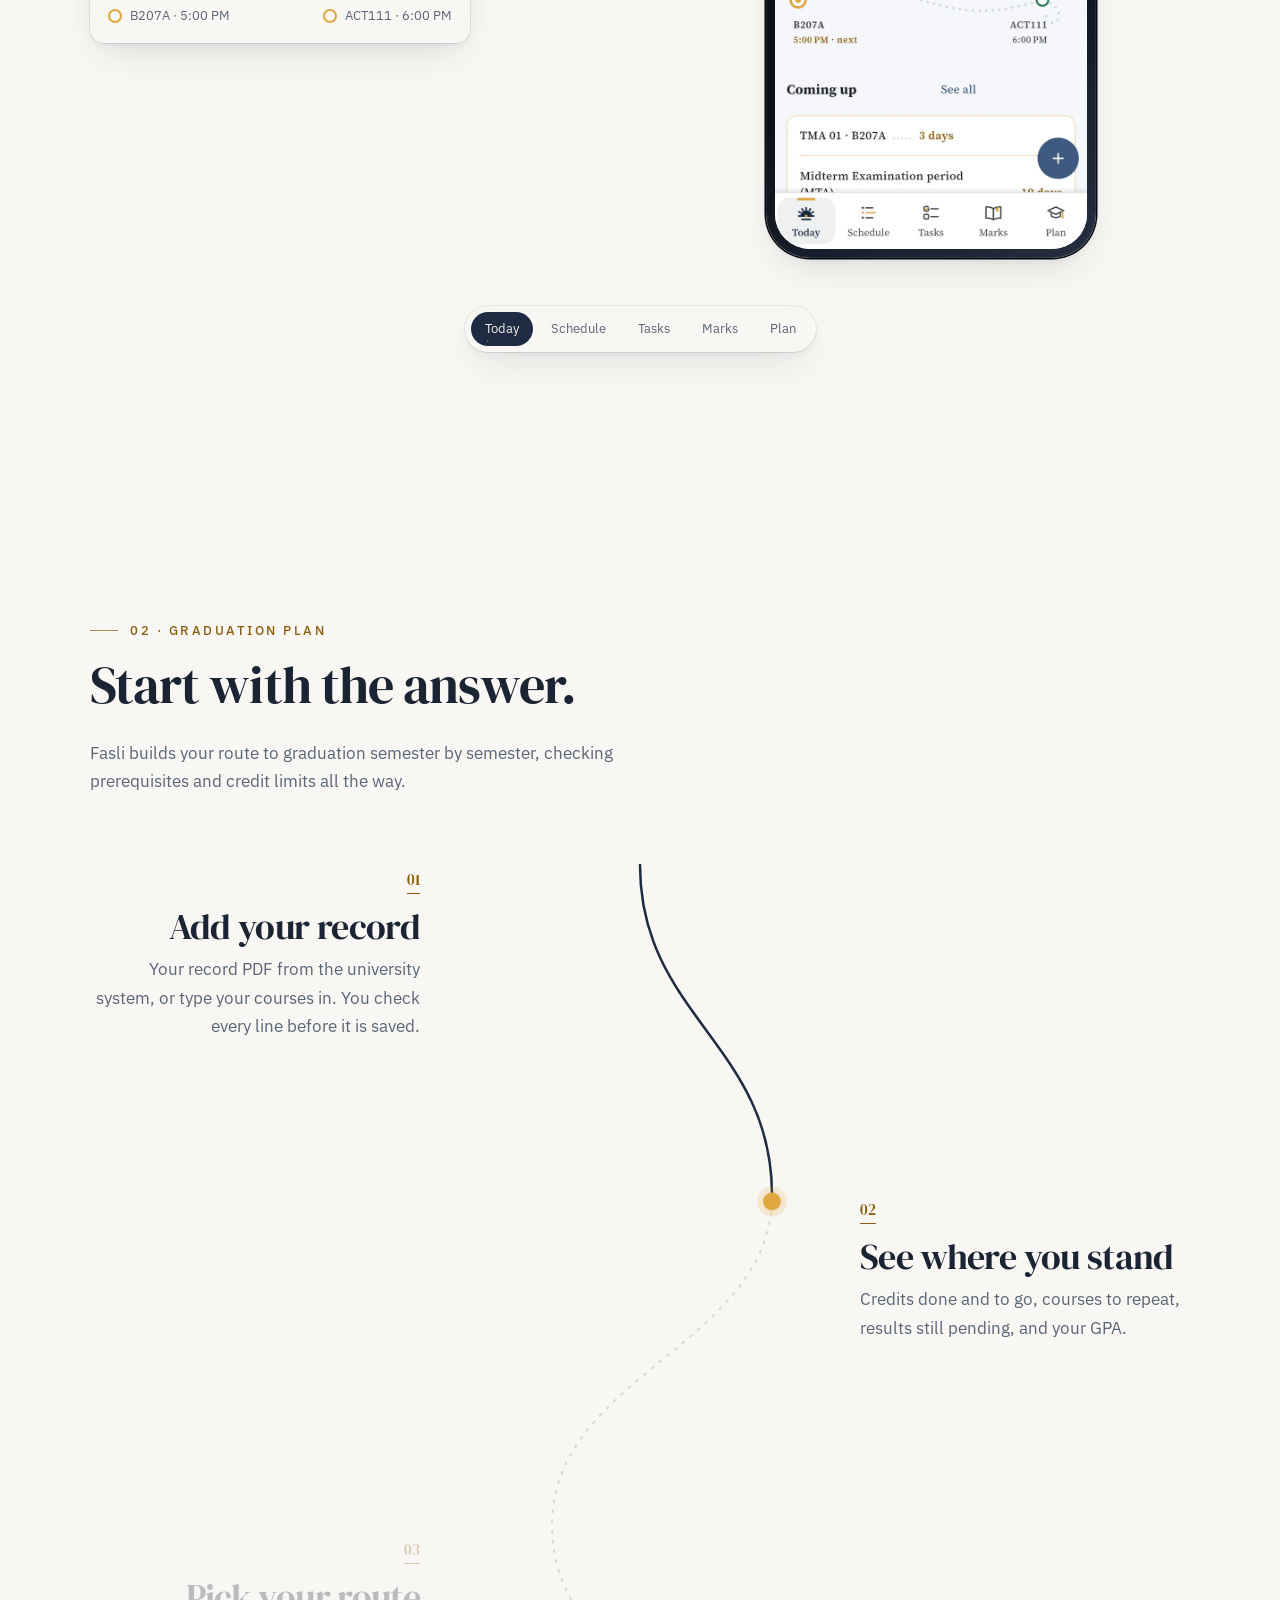
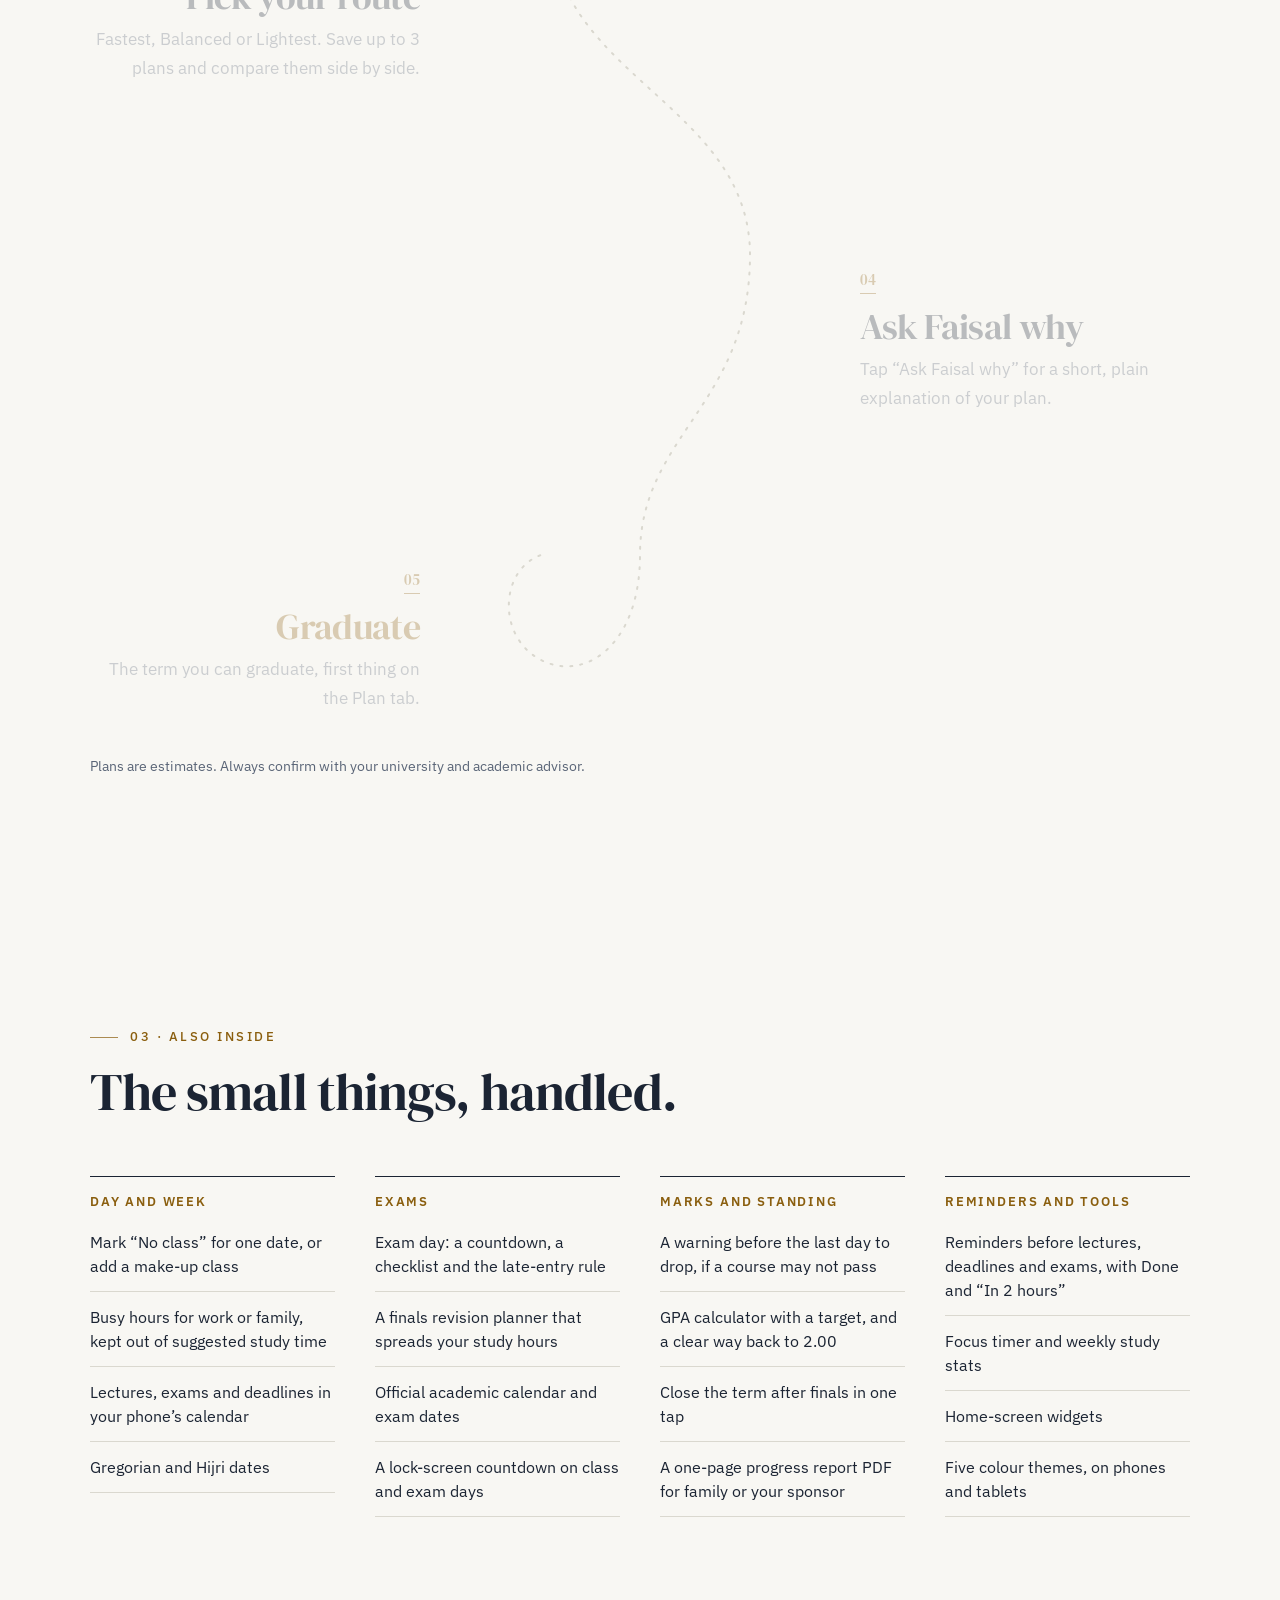
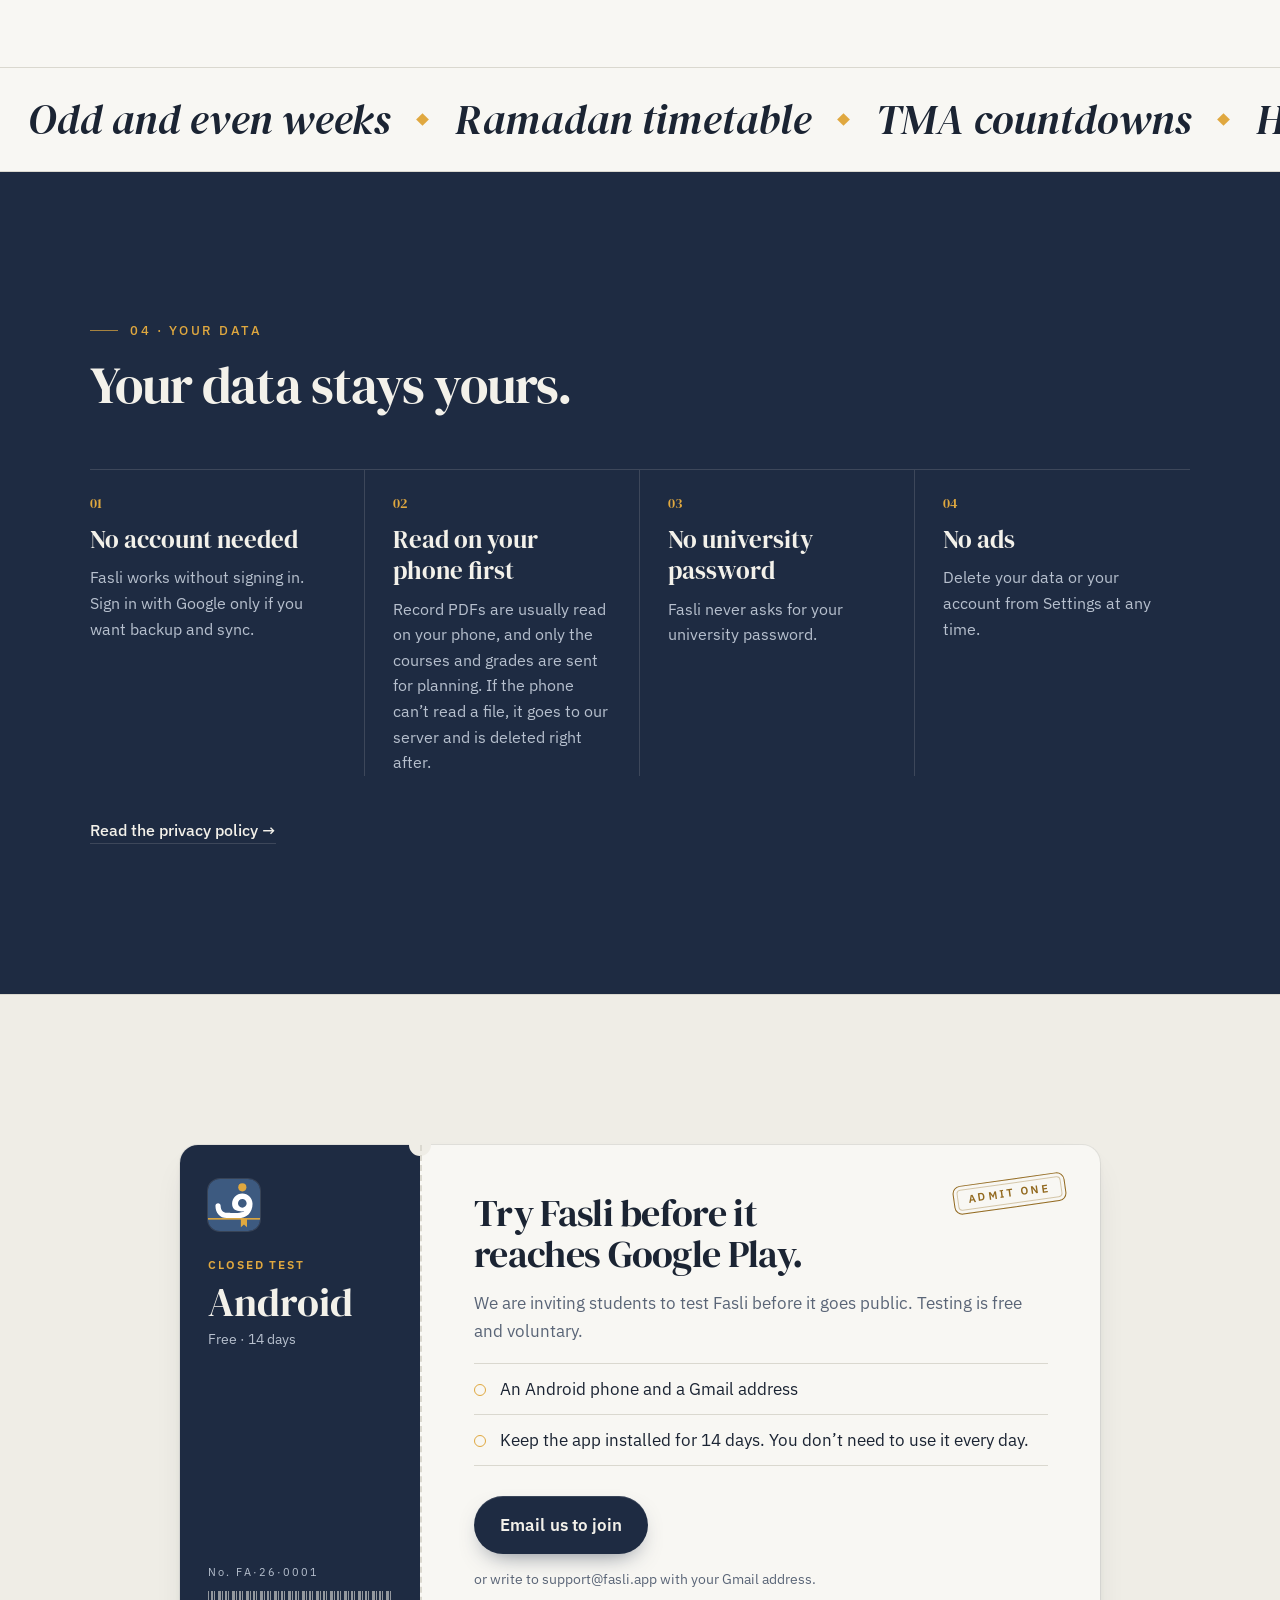
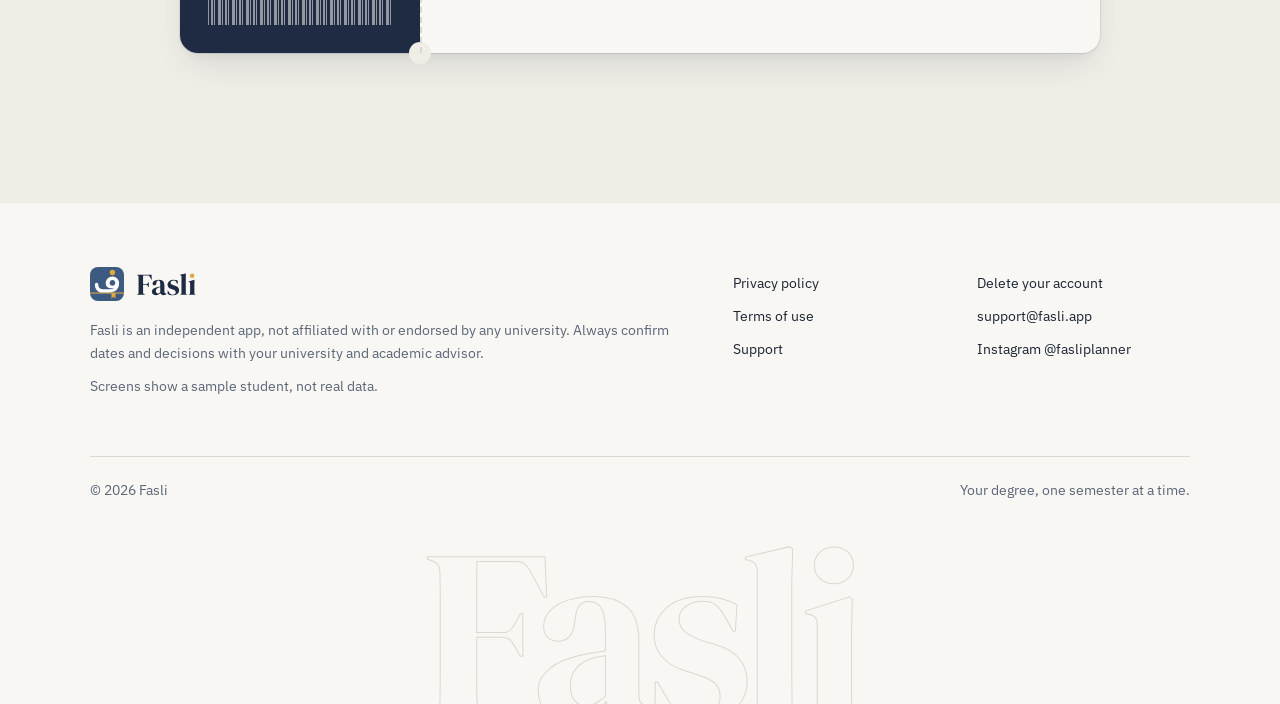
<file: en/index.html>
<!doctype html>
<html lang="en" dir="ltr" class="no-js">
<head>
<meta charset="utf-8">
<meta name="viewport" content="width=device-width, initial-scale=1, viewport-fit=cover">
<title>Fasli – Uni Planner · Your degree, one semester at a time</title>
<meta name="description" content="Fasli keeps your university life in one place: your timetable, TMAs and exams, your marks and GPA, and a semester-by-semester plan to graduation. Free, in English and Arabic.">
<link rel="canonical" href="https://fasli.app/en/">
<link rel="alternate" hreflang="ar" href="https://fasli.app/">
<link rel="alternate" hreflang="en" href="https://fasli.app/en/">
<link rel="alternate" hreflang="x-default" href="https://fasli.app/">
<meta name="theme-color" content="#1E2B42">
<meta property="og:type" content="website">
<meta property="og:site_name" content="Fasli">
<meta property="og:title" content="Fasli – Uni Planner · Your degree, one semester at a time">
<meta property="og:description" content="Fasli keeps your university life in one place: your timetable, TMAs and exams, your marks and GPA, and a semester-by-semester plan to graduation. Free, in English and Arabic.">
<meta property="og:url" content="https://fasli.app/en/">
<meta property="og:image" content="https://fasli.app/img/og_en.jpg">
<meta property="og:image:width" content="1024">
<meta property="og:image:height" content="500">
<meta name="twitter:card" content="summary_large_image">
<link rel="icon" href="../icon.svg" type="image/svg+xml">
<link rel="preconnect" href="https://fonts.googleapis.com">
<link rel="preconnect" href="https://fonts.gstatic.com" crossorigin>
<link rel="stylesheet" href="https://fonts.googleapis.com/css2?family=DM+Serif+Display:ital@0;1&family=El+Messiri:wght@600;700&family=IBM+Plex+Sans+Arabic:wght@400;500;600&family=IBM+Plex+Sans:wght@400;500;600&display=swap">
<link rel="stylesheet" href="../site.css">
<link rel="stylesheet" href="../motion.css">
<script>document.documentElement.className='js';</script>
</head>
<body>
<a class="skip" href="#main">Skip to content</a>

<div class="bar-top" aria-hidden="true">
  <div class="wrap">
    <a class="brand" href="../en/" tabindex="-1"><img class="tile" src="../icon.svg" alt="" width="34" height="34"><img class="wm" src="../img/wordmark-light.svg" alt="Fasli" width="61" height="24"></a>
    <div class="weekchip"><span class="wk" data-fmt="Week {} of 14" data-finals="Finals">Week 1 of 14</span><span class="mr"><i></i></span></div>
    <a class="btn btn-sm" href="#join" tabindex="-1">Join the test</a>
  </div>
  <span class="readbar"></span>
</div>

<header class="hero">
  <canvas class="dust" aria-hidden="true"></canvas>
  <svg class="fa-line" viewBox="40 0 500 470" aria-hidden="true"><path pathLength="1" d="M262 266C262 200.83 314.83 148 380 148C445.17 148 498 200.83 498 266C498 372 430 432 330 432H200C120 432 70 372 70 290C70 273.43 83.43 260 100 260C116.57 260 130 273.43 130 290C130 340 160 372 200 372H240V372.6H326C352 372.6 386 366 404 355C340 361 283 346 269 306H268.95C264.45 293.51 262 280.04 262 266ZM330 262C330 289.61 352.39 312 380 312C407.61 312 430 289.61 430 262C430 234.39 407.61 212 380 212C352.39 212 330 234.39 330 262Z"/><circle class="fa-dot" cx="380" cy="78" r="47"/><path class="fa-rule" pathLength="1" d="M40 462H540"/></svg>
  <div class="wrap">
    <div class="top">
      <a class="brand" href="../en/" aria-label="Fasli"><img class="tile" src="../icon.svg" alt="" width="34" height="34"><img class="wm" src="../img/wordmark-light.svg" alt="Fasli" width="61" height="24"></a>
      <nav aria-label="Sections"><a href="#screens">Screens</a><a href="#plan">Plan</a><a href="#data">Privacy</a><a href="#join">Join the test</a><a class="lang" href="../" lang="ar" hreflang="ar">العربية</a></nav>
    </div>
    <div class="hero-grid">
      <div class="hero-copy">
        <p class="eyebrow enter" style="--d:0">University planner · Android</p>
        <h1 aria-label="Your degree, one semester at a time."><span class="w"><span style="--d:0">Your</span></span> <span class="w"><span style="--d:1">degree,</span></span> <br> <em><span class="w"><span style="--d:2">one</span></span></em> <em><span class="w"><span style="--d:3">semester</span></span></em> <em><span class="w"><span style="--d:4">at</span></span></em> <em><span class="w"><span style="--d:5">a</span></span></em> <em><span class="w"><span style="--d:6">time.</span></span></em></h1>
        <p class="lede enter" style="--d:6">Fasli keeps your university life in one place: your timetable, TMAs and exams, your marks and GPA, and a semester-by-semester plan to graduation.</p>
        <div class="actions enter" style="--d:7">
          <a class="btn magnet" href="#join"><span>Join the Android test</span></a>
          <a class="textlink" href="#app">See the screens <span class="arrow" aria-hidden="true">→</span></a>
        </div>
        <ul class="facts enter" style="--d:8"><li>Free</li><li>English and Arabic</li><li>Light and dark</li><li>No ads</li></ul>
        <p class="where enter" style="--d:9">For university students in Kuwait, Saudi Arabia, Jordan, Oman, Bahrain, Lebanon and Egypt.</p>
      </div>
      <div class="stage hero-stage" data-tilt>
        <div class="phone tilt"><img src="../img/en_1_today.webp" width="720" height="1558" alt="Fasli Today screen: the next lecture at 5:00 PM with room, length and absences, and the day’s path. Sample student." fetchpriority="high"></div>
        <div class="fcard c1" data-depth="1.6" aria-hidden="true"><span class="k">Today</span><b class="num">24 Jumada I 1448</b><span class="s">Wed 4 Nov 2026</span><span class="perf"></span></div>
        <div class="fcard c2" data-depth="2.2" aria-hidden="true"><svg viewBox="0 0 36 36"><circle cx="18" cy="18" r="15"/><circle class="arc" cx="18" cy="18" r="15" pathLength="100"/></svg><span><span class="k">TMA 01 · B207A</span><b>in 3 days</b></span></div>
        <div class="fcard c3" data-depth="1.2" aria-hidden="true"><span class="k">GPA</span><b class="num">3.22</b><span class="spark"><i style="--h:40%"></i><i style="--h:55%"></i><i style="--h:48%"></i><i style="--h:70%"></i><i style="--h:82%"></i></span></div>
        <div class="fcard c4" data-depth="2.6" aria-hidden="true"><span class="bm"></span><span class="k">Earliest graduation</span><b>Spring 2027</b></div>
      </div>
    </div>
    <div class="ruler" aria-hidden="true">
      <div class="track"><i></i><i></i><i></i><i></i><i></i><i></i><i></i><i></i><i></i><i></i><i></i><i></i><i></i><i></i><span class="done"></span><span class="mark"></span></div>
      <div class="labels"><span>Week 1</span><span class="now">Now</span><span>MTA</span><span>Finals</span></div>
    </div>
  </div>
</header>

<main id="main">
<section id="app" class="story" style="--n:5">
  <div class="story-pin">
    <div class="wrap story-grid">
      <div class="story-copy">
        <p class="eyebrow">01 · The app</p>
        <h2 class="sr">Five tabs. Each does one job.</h2>
        <div class="chaps"><article class="chap on" data-i="0"><p class="cnum num">01 <span>/ 05</span></p><h3>Your next class, first.</h3><p class="fill"><span>Open</span> <span>the</span> <span>app</span> <span>and</span> <span>the</span> <span>first</span> <span>thing</span> <span>you</span> <span>see</span> <span>is</span> <span>when</span> <span>and</span> <span>where</span> <span>your</span> <span>next</span> <span>lecture</span> <span>is,</span> <span>how</span> <span>long</span> <span>it</span> <span>runs,</span> <span>your</span> <span>absences</span> <span>and</span> <span>what</span> <span>is</span> <span>due.</span> <span>In</span> <span>the</span> <span>evening</span> <span>it</span> <span>shows</span> <span>tomorrow.</span></p><div class="inst inst-path"><div class="ik">Today's path<span class="iv" data-done="{} of 2 done">0 of 2 done</span></div><svg class="mini-route" viewBox="0 0 300 40" preserveAspectRatio="none" aria-hidden="true"><path d="M8 26 C80 6 140 34 200 18 S270 10 292 26"/></svg><ol><li data-at="0.33"><span class="dot"></span>B207A · 5:00 PM</li><li data-at="0.67"><span class="dot"></span>ACT111 · 6:00 PM</li></ol></div></article><article class="chap" data-i="1"><p class="cnum num">02 <span>/ 05</span></p><h3>Your week, as your university runs it.</h3><p class="fill"><span>Rooms,</span> <span>online</span> <span>or</span> <span>in</span> <span>person,</span> <span>classes</span> <span>every</span> <span>week</span> <span>or</span> <span>in</span> <span>odd</span> <span>or</span> <span>even</span> <span>weeks,</span> <span>make-up</span> <span>classes,</span> <span>and</span> <span>a</span> <span>Ramadan</span> <span>timetable</span> <span>you</span> <span>set</span> <span>once.</span></p><div class="inst inst-week"><div class="ik">Week 6 · odd week</div><ol class="days"><li><b>Sun</b><i></i><i></i></li><li><b>Mon</b><i></i></li><li><b>Tue</b><i></i><i></i></li><li><b>Wed</b><i></i></li><li><b>Thu</b><i></i></li></ol></div></article><article class="chap" data-i="2"><p class="cnum num">03 <span>/ 05</span></p><h3>Nothing due sneaks up on you.</h3><p class="fill"><span>TMAs,</span> <span>quizzes</span> <span>and</span> <span>exams</span> <span>by</span> <span>week,</span> <span>with</span> <span>days</span> <span>left,</span> <span>busy</span> <span>weeks</span> <span>flagged</span> <span>early</span> <span>and</span> <span>the</span> <span>official</span> <span>academic</span> <span>calendar</span> <span>alongside.</span></p><div class="inst inst-count"><div class="ik">TMA 01 · B207A</div><div class="big"><span class="num" data-from="14" data-to="3">14</span><small>days left</small></div><div class="bar"><i></i></div></div></article><article class="chap" data-i="3"><p class="cnum num">04 <span>/ 05</span></p><h3>Know what you need on the final.</h3><p class="fill"><span>Enter</span> <span>your</span> <span>TMA</span> <span>and</span> <span>MTA</span> <span>marks</span> <span>and</span> <span>see</span> <span>the</span> <span>final</span> <span>mark</span> <span>you</span> <span>need</span> <span>for</span> <span>each</span> <span>grade,</span> <span>with</span> <span>a</span> <span>warning</span> <span>before</span> <span>the</span> <span>last</span> <span>day</span> <span>to</span> <span>drop.</span></p><div class="inst inst-gpa"><div class="ik">GPA<span class="iv">Target 3.50</span></div><div class="big"><span class="num" data-from="0" data-to="3.22" data-dec="2">0.00</span></div><div class="bar"><i></i><em style="inset-inline-start:87.5%"></em></div></div></article><article class="chap" data-i="4"><p class="cnum num">05 <span>/ 05</span></p><h3>And when you graduate.</h3><p class="fill"><span>The</span> <span>Plan</span> <span>tab</span> <span>opens</span> <span>with</span> <span>the</span> <span>term</span> <span>you</span> <span>can</span> <span>graduate,</span> <span>then</span> <span>what</span> <span>to</span> <span>register</span> <span>next.</span></p><div class="inst inst-credits"><div class="ik">Credits to go</div><div class="big"><span class="num" data-from="133" data-to="48">133</span><small>/ 133</small></div><div class="bar"><i></i></div><div class="stamp"><span>Earliest graduation</span><b>Spring 2027</b></div></div></article></div>
      </div>
      <div class="story-stage">
        <div class="halo" aria-hidden="true"></div>
        <div class="phone story-phone"><img src="../img/en_1_today.webp" width="720" height="1558" alt="Fasli Today screen, sample student" loading="eager" class="on"><img src="../img/en_2_schedule.webp" width="720" height="1558" alt="Fasli Schedule screen, sample student" loading="lazy" class=""><img src="../img/en_5_tasks.webp" width="720" height="1558" alt="Fasli Tasks screen, sample student" loading="lazy" class=""><img src="../img/en_4_marks.webp" width="720" height="1558" alt="Fasli Marks screen, sample student" loading="lazy" class=""><img src="../img/en_3_plan.webp" width="720" height="1558" alt="Fasli Plan screen, sample student" loading="lazy" class=""></div>
      </div>
    </div>
    <ol class="rail" aria-hidden="true"><li class="on">Today</li><li class="">Schedule</li><li class="">Tasks</li><li class="">Marks</li><li class="">Plan</li><span class="rail-mark"></span></ol>
  </div>
</section>

<section id="plan" class="route-sec">
  <div class="wrap">
    <div class="route-head rise">
      <p class="eyebrow">02 · Graduation plan</p>
      <h2>Start with the answer.</h2>
      <p class="lede">Fasli builds your route to graduation semester by semester, checking prerequisites and credit limits all the way.</p>
    </div>
    <div class="route">
      <svg class="route-svg" viewBox="0 0 400 1000" preserveAspectRatio="none" aria-hidden="true">
        <path class="r-base" d="M200 20 C200 120 320 140 320 240 S120 360 120 460 S300 580 300 680 S200 800 200 880 C200 940 150 965 110 950 C70 935 72 890 110 880"/>
        <path class="r-draw" d="M200 20 C200 120 320 140 320 240 S120 360 120 460 S300 580 300 680 S200 800 200 880 C200 940 150 965 110 950 C70 935 72 890 110 880"/>
      </svg>
      <span class="r-dot" aria-hidden="true"></span>
      <ol class="stations"><li class="station" style="--y:2%"><span class="sn num">01</span><h3>Add your record</h3><p>Your record PDF from the university system, or type your courses in. You check every line before it is saved.</p></li><li class="station" style="--y:24%"><span class="sn num">02</span><h3>See where you stand</h3><p>Credits done and to go, courses to repeat, results still pending, and your GPA.</p></li><li class="station" style="--y:46%"><span class="sn num">03</span><h3>Pick your route</h3><p>Fastest, Balanced or Lightest. Save up to 3 plans and compare them side by side.</p></li><li class="station" style="--y:68%"><span class="sn num">04</span><h3>Ask Faisal why</h3><p>Tap “Ask Faisal why” for a short, plain explanation of your plan.</p></li><li class="station" style="--y:88%"><span class="sn num">05</span><h3>Graduate</h3><p>The term you can graduate, first thing on the Plan tab.</p></li></ol>
    </div>
    <p class="fine rise">Plans are estimates. Always confirm with your university and academic advisor.</p>
  </div>
</section>

<section id="more">
  <div class="wrap">
    <div class="rise">
      <p class="eyebrow">03 · Also inside</p>
      <h2>The small things, handled.</h2>
    </div>
    <div class="cat"><div class="rise" style="--d:0"><h3>Day and week</h3><ul><li>Mark “No class” for one date, or add a make-up class</li><li>Busy hours for work or family, kept out of suggested study time</li><li>Lectures, exams and deadlines in your phone’s calendar</li><li>Gregorian and Hijri dates</li></ul></div><div class="rise" style="--d:1"><h3>Exams</h3><ul><li>Exam day: a countdown, a checklist and the late-entry rule</li><li>A finals revision planner that spreads your study hours</li><li>Official academic calendar and exam dates</li><li>A lock-screen countdown on class and exam days</li></ul></div><div class="rise" style="--d:2"><h3>Marks and standing</h3><ul><li>A warning before the last day to drop, if a course may not pass</li><li>GPA calculator with a target, and a clear way back to 2.00</li><li>Close the term after finals in one tap</li><li>A one-page progress report PDF for family or your sponsor</li></ul></div><div class="rise" style="--d:3"><h3>Reminders and tools</h3><ul><li>Reminders before lectures, deadlines and exams, with Done and “In 2 hours”</li><li>Focus timer and weekly study stats</li><li>Home-screen widgets</li><li>Five colour themes, on phones and tablets</li></ul></div></div>
  </div>
</section>

<div class="marquee" aria-hidden="true"><div class="mq-track"><div class="mq"><span>Odd and even weeks</span><i aria-hidden="true"></i><span>Ramadan timetable</span><i aria-hidden="true"></i><span>TMA countdowns</span><i aria-hidden="true"></i><span>Hijri dates</span><i aria-hidden="true"></i><span>Make-up classes</span><i aria-hidden="true"></i><span>Focus timer</span><i aria-hidden="true"></i><span>Finals revision plan</span><i aria-hidden="true"></i><span>Lock-screen countdown</span><i aria-hidden="true"></i><span>Progress report PDF</span><i aria-hidden="true"></i><span>Home-screen widgets</span><i aria-hidden="true"></i><span>What do I need on the final?</span><i aria-hidden="true"></i><span>Light and dark</span><i aria-hidden="true"></i></div><div class="mq"><span>Odd and even weeks</span><i aria-hidden="true"></i><span>Ramadan timetable</span><i aria-hidden="true"></i><span>TMA countdowns</span><i aria-hidden="true"></i><span>Hijri dates</span><i aria-hidden="true"></i><span>Make-up classes</span><i aria-hidden="true"></i><span>Focus timer</span><i aria-hidden="true"></i><span>Finals revision plan</span><i aria-hidden="true"></i><span>Lock-screen countdown</span><i aria-hidden="true"></i><span>Progress report PDF</span><i aria-hidden="true"></i><span>Home-screen widgets</span><i aria-hidden="true"></i><span>What do I need on the final?</span><i aria-hidden="true"></i><span>Light and dark</span><i aria-hidden="true"></i></div></div></div>

<section id="data" class="data spot">
  <div class="wrap">
    <p class="eyebrow">04 · Your data</p>
    <h2 class="rise">Your data stays yours.</h2>
    <div class="pledges"><div class="rise" style="--d:0"><span class="pn num">01</span><b>No account needed</b><p>Fasli works without signing in. Sign in with Google only if you want backup and sync.</p></div><div class="rise" style="--d:1"><span class="pn num">02</span><b>Read on your phone first</b><p>Record PDFs are usually read on your phone, and only the courses and grades are sent for planning. If the phone can’t read a file, it goes to our server and is deleted right after.</p></div><div class="rise" style="--d:2"><span class="pn num">03</span><b>No university password</b><p>Fasli never asks for your university password.</p></div><div class="rise" style="--d:3"><span class="pn num">04</span><b>No ads</b><p>Delete your data or your account from Settings at any time.</p></div></div>
    <a class="textlink" href="../privacy/">Read the privacy policy <span class="arrow" aria-hidden="true">→</span></a>
  </div>
</section>

<section id="join" class="join">
  <div class="wrap">
    <div class="slip tear">
      <div class="stub">
        <img class="seal" src="../icon.svg" alt="" width="52" height="52">
        <span class="k">Closed test</span>
        <span class="big">Android</span>
        <span class="k2">Free · 14 days</span>
        <span class="serial num">No. FA·26·0001</span>
        <span class="barcode" aria-hidden="true"></span>
      </div>
      <div class="body">
        <span class="admit" aria-hidden="true">Admit one</span>
        <h2>Try Fasli before it reaches Google Play.</h2>
        <p>We are inviting students to test Fasli before it goes public. Testing is free and voluntary.</p>
        <ul><li>An Android phone and a Gmail address</li><li>Keep the app installed for 14 days. You don’t need to use it every day.</li></ul>
        <a class="btn magnet" href="mailto:support@fasli.app?subject=Join%20the%20Fasli%20test&amp;body=Gmail%3A%20%0APhone%3A%20%0A"><span>Email us to join</span></a>
        <p class="or">or write to support@fasli.app with your Gmail address.</p>
      </div>
    </div>
  </div>
</section>
</main>

<footer>
  <div class="wrap">
    <div class="foot">
      <div>
        <a class="brand" href="../en/" aria-label="Fasli"><img class="tile" src="../icon.svg" alt="" width="34" height="34"><img class="wm wm-dark" src="../img/wordmark.svg" alt="Fasli" width="61" height="24"></a>
        <p>Fasli is an independent app, not affiliated with or endorsed by any university. Always confirm dates and decisions with your university and academic advisor.</p>
        <p>Screens show a sample student, not real data.</p>
      </div>
      <ul><li><a href="../privacy/">Privacy policy</a></li><li><a href="../terms/">Terms of use</a></li><li><a href="../support/">Support</a></li><li><a href="../delete-account/">Delete your account</a></li><li><a href="mailto:support@fasli.app">support@fasli.app</a></li><li><a href="https://www.instagram.com/fasliplanner/">Instagram @fasliplanner</a></li></ul>
    </div>
    <div class="base"><span>© 2026 Fasli</span><span>Your degree, one semester at a time.</span></div>
    <div class="mega" aria-hidden="true">Fasli</div>
  </div>
</footer>
<script src="../app.js" defer></script>
</body>
</html>
</file>
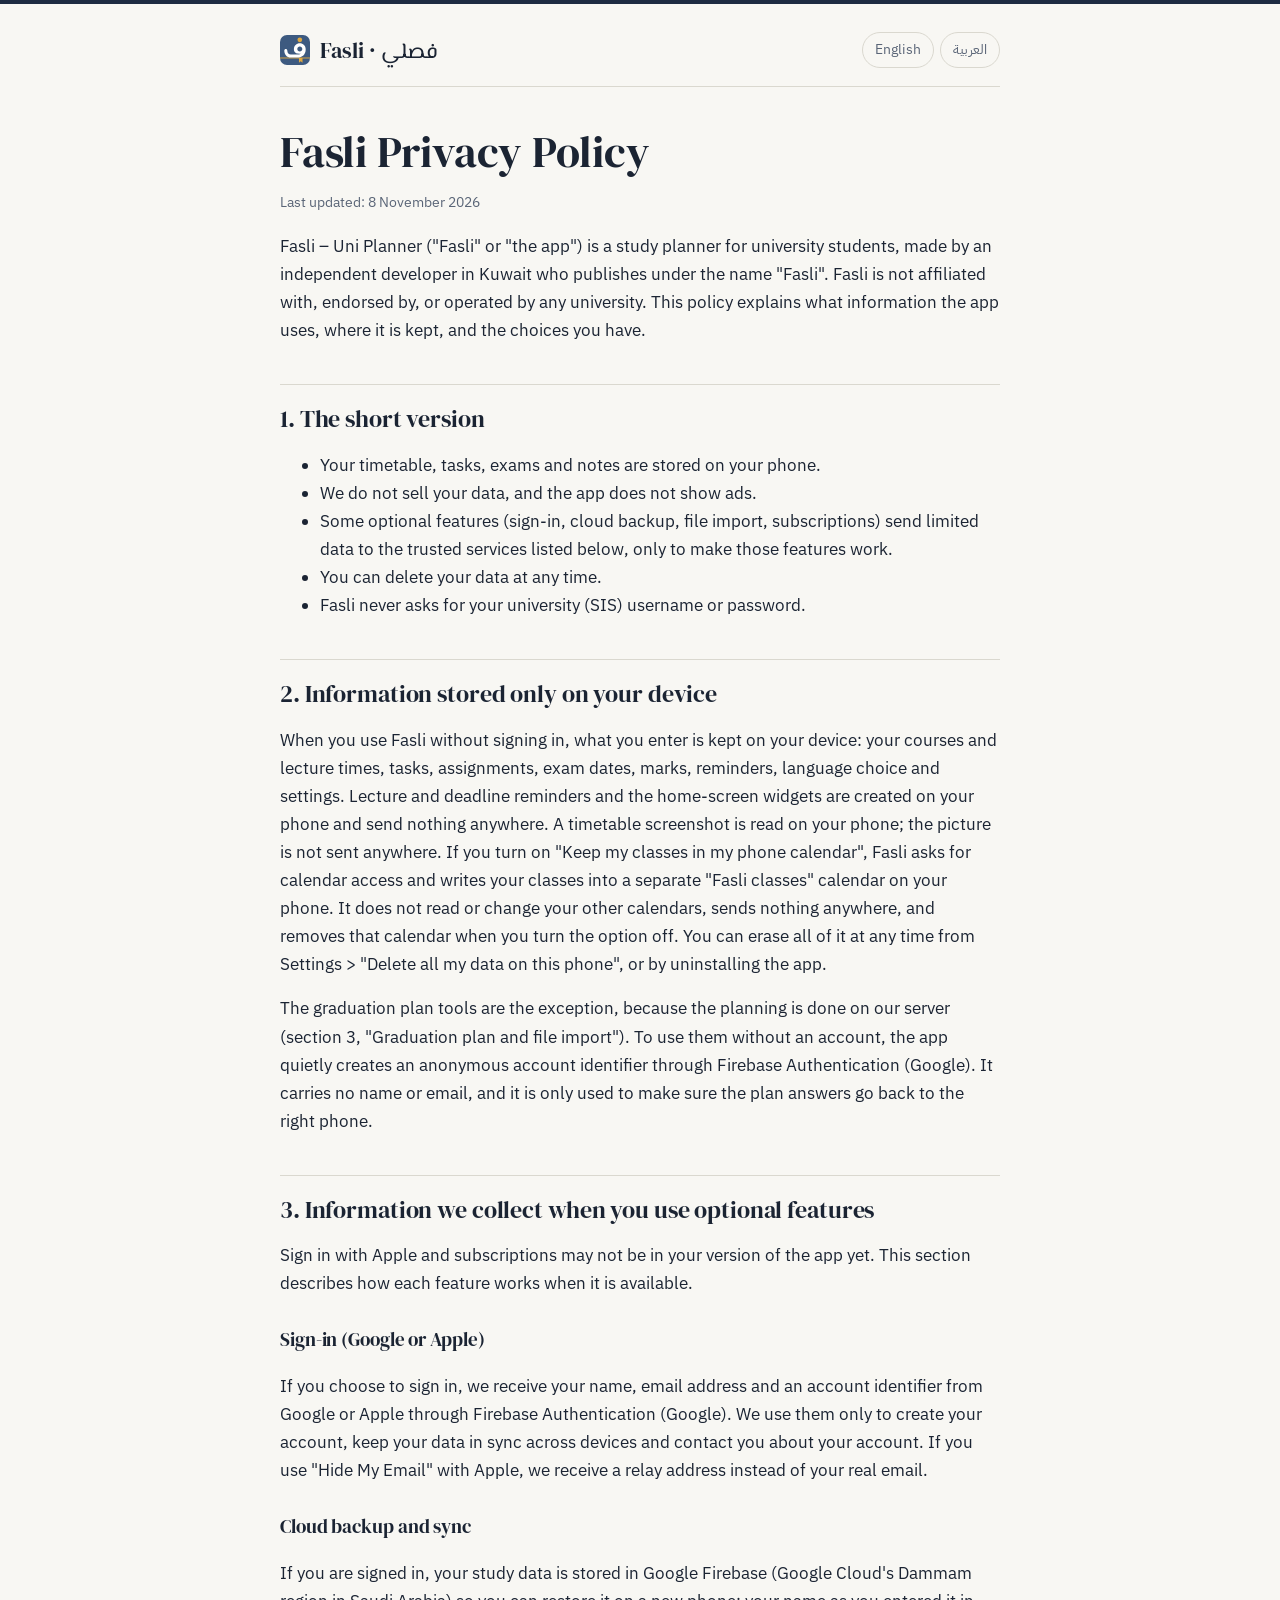
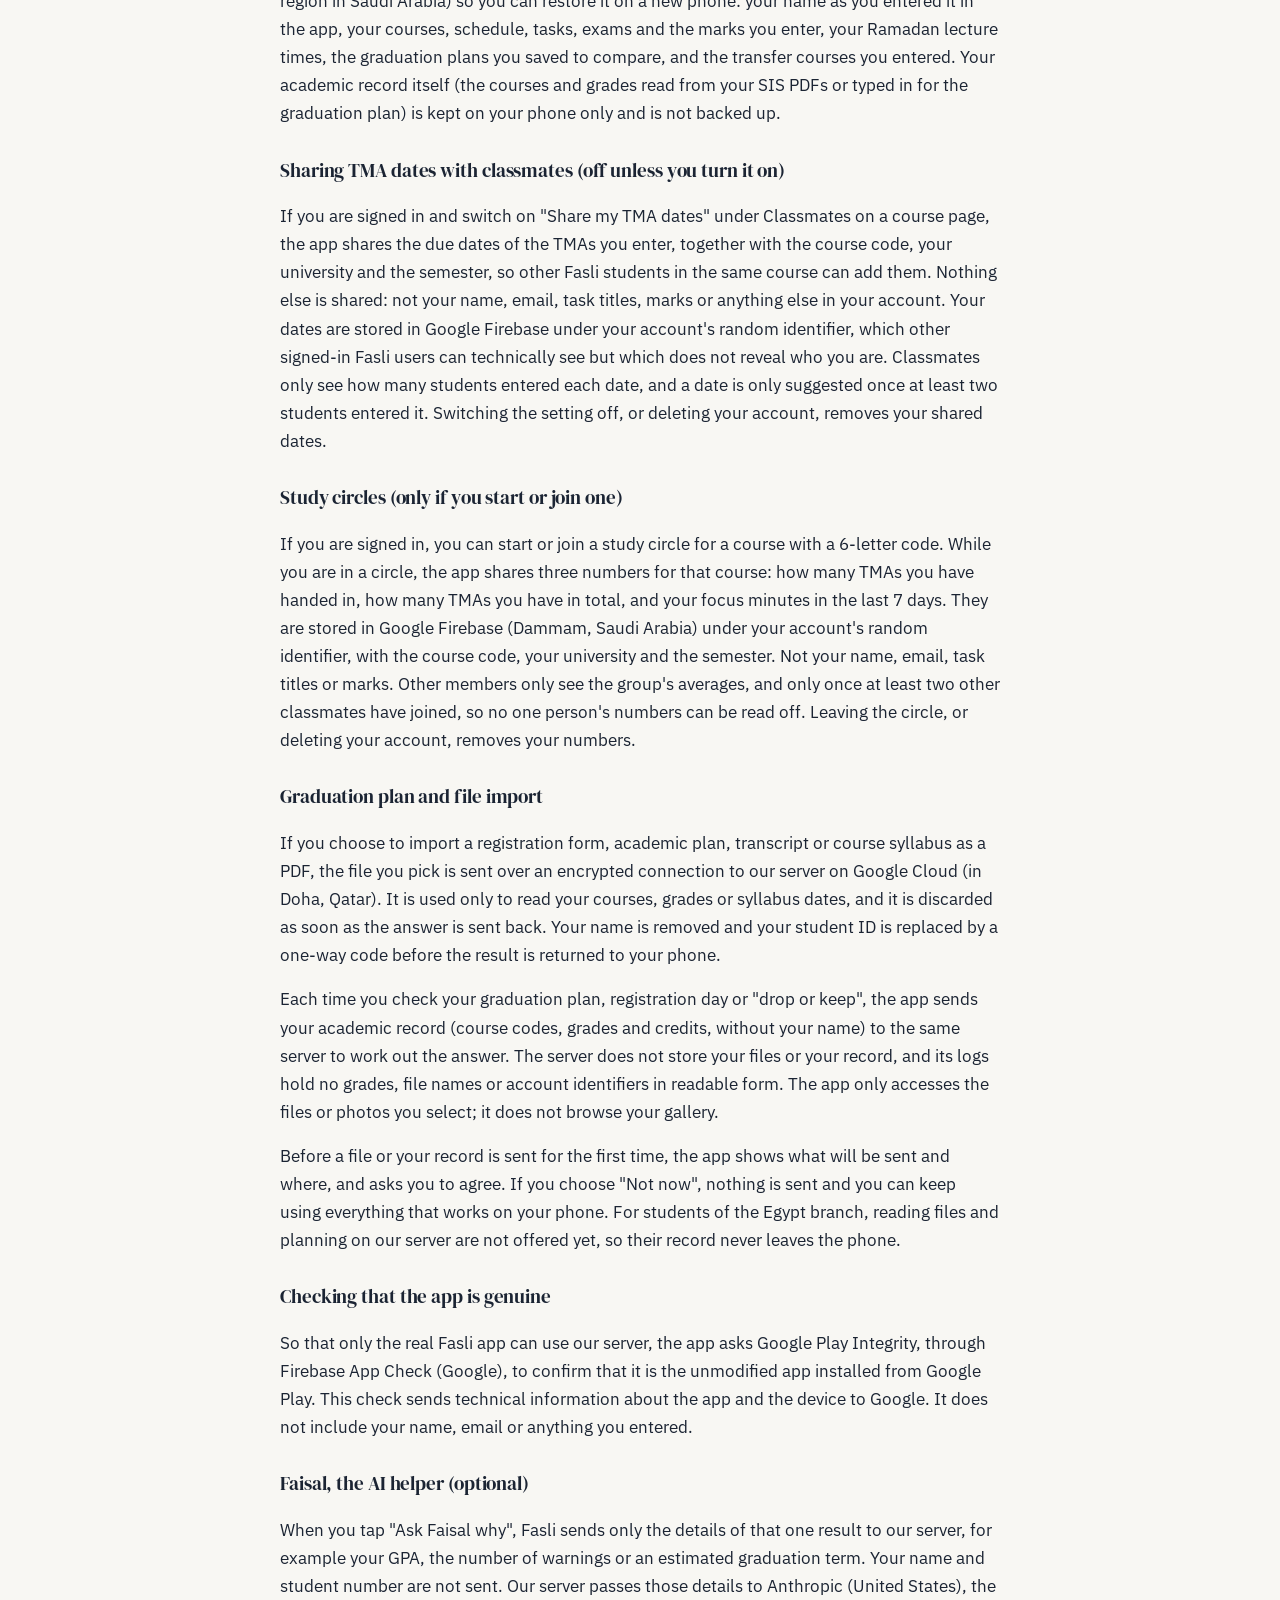
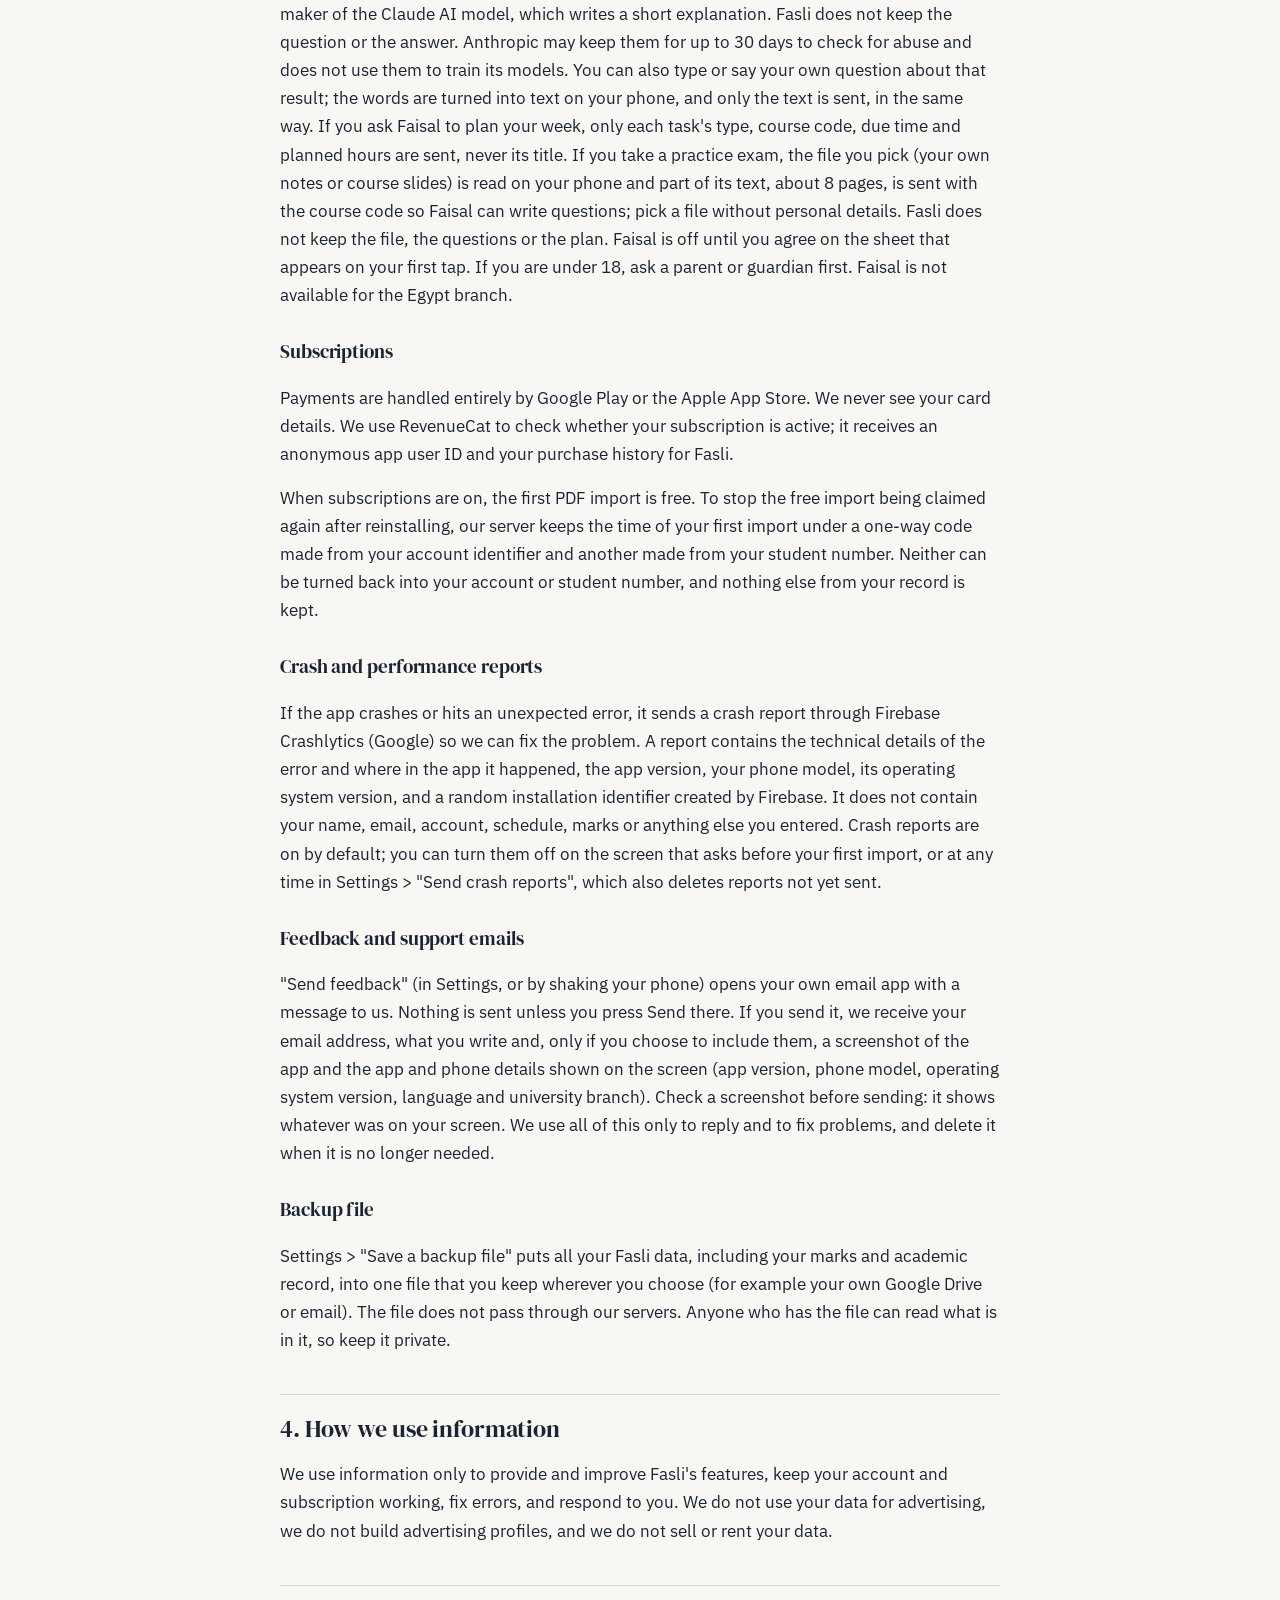
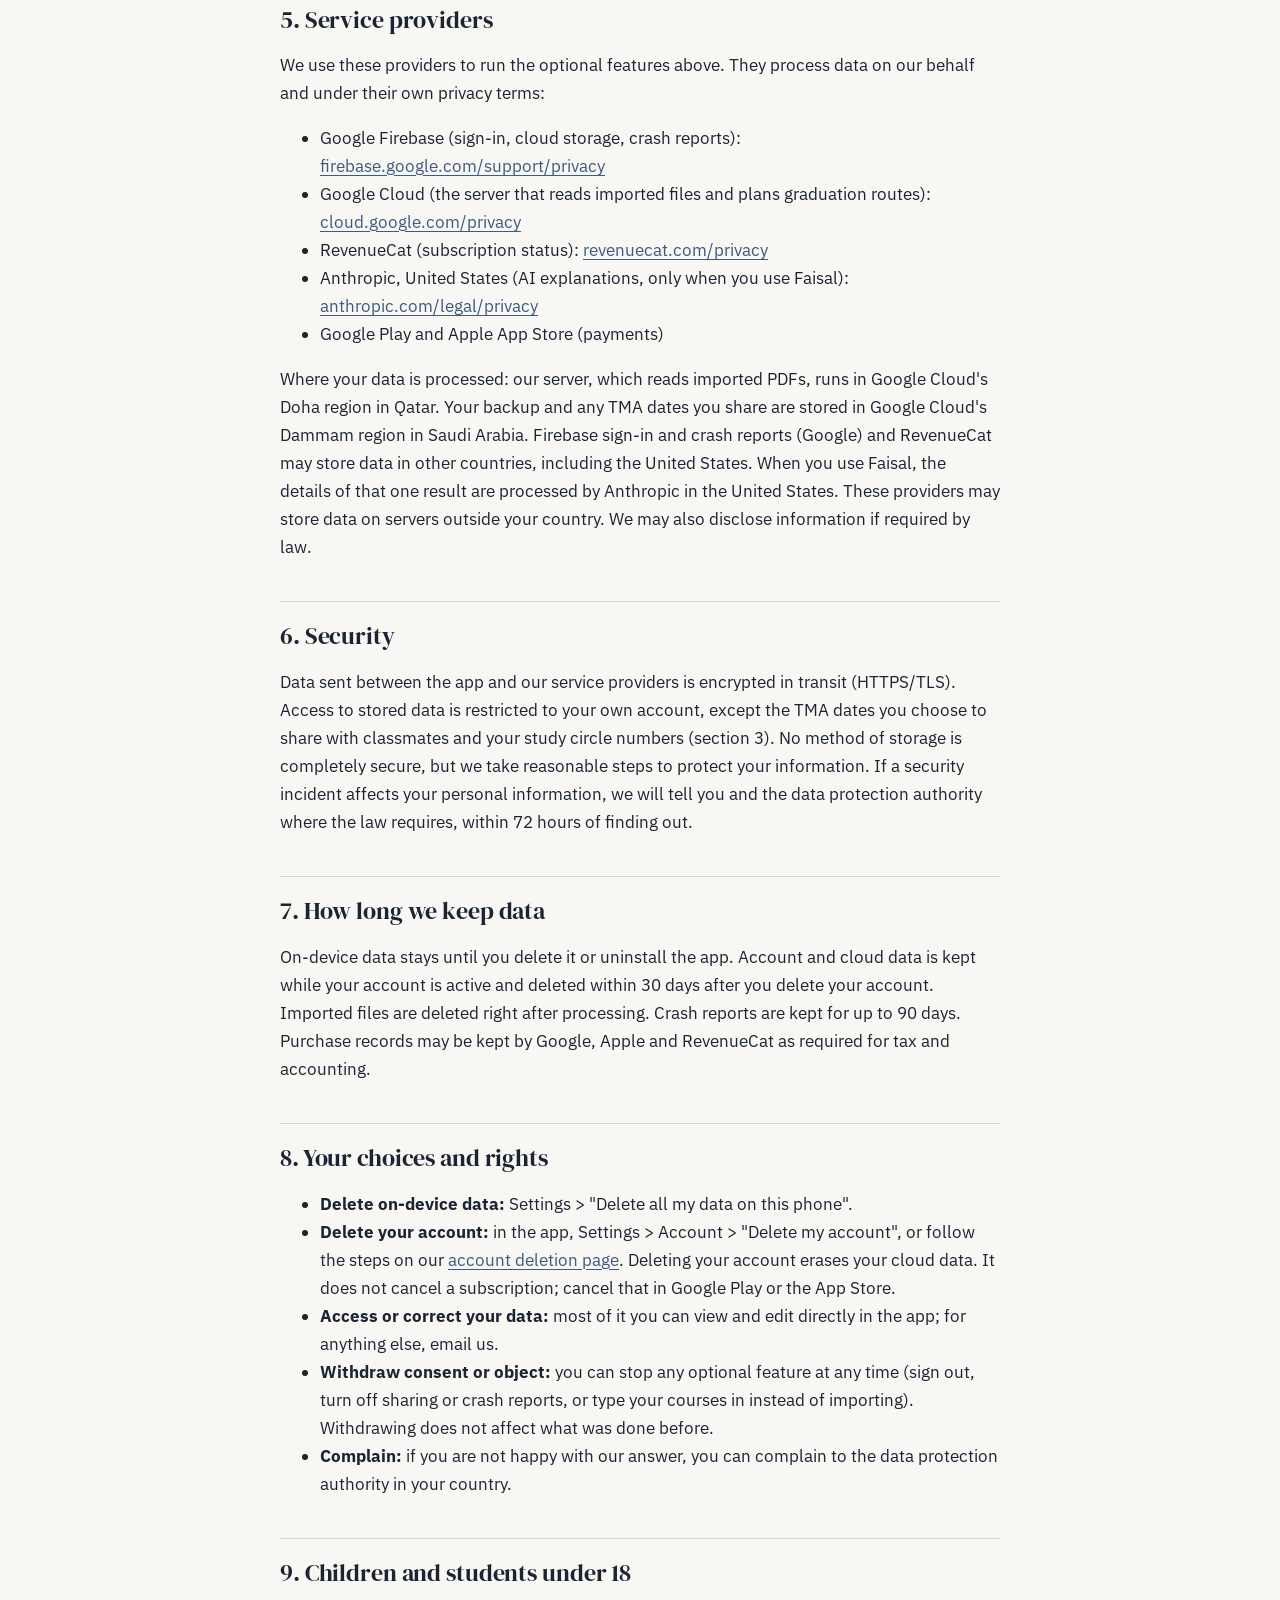
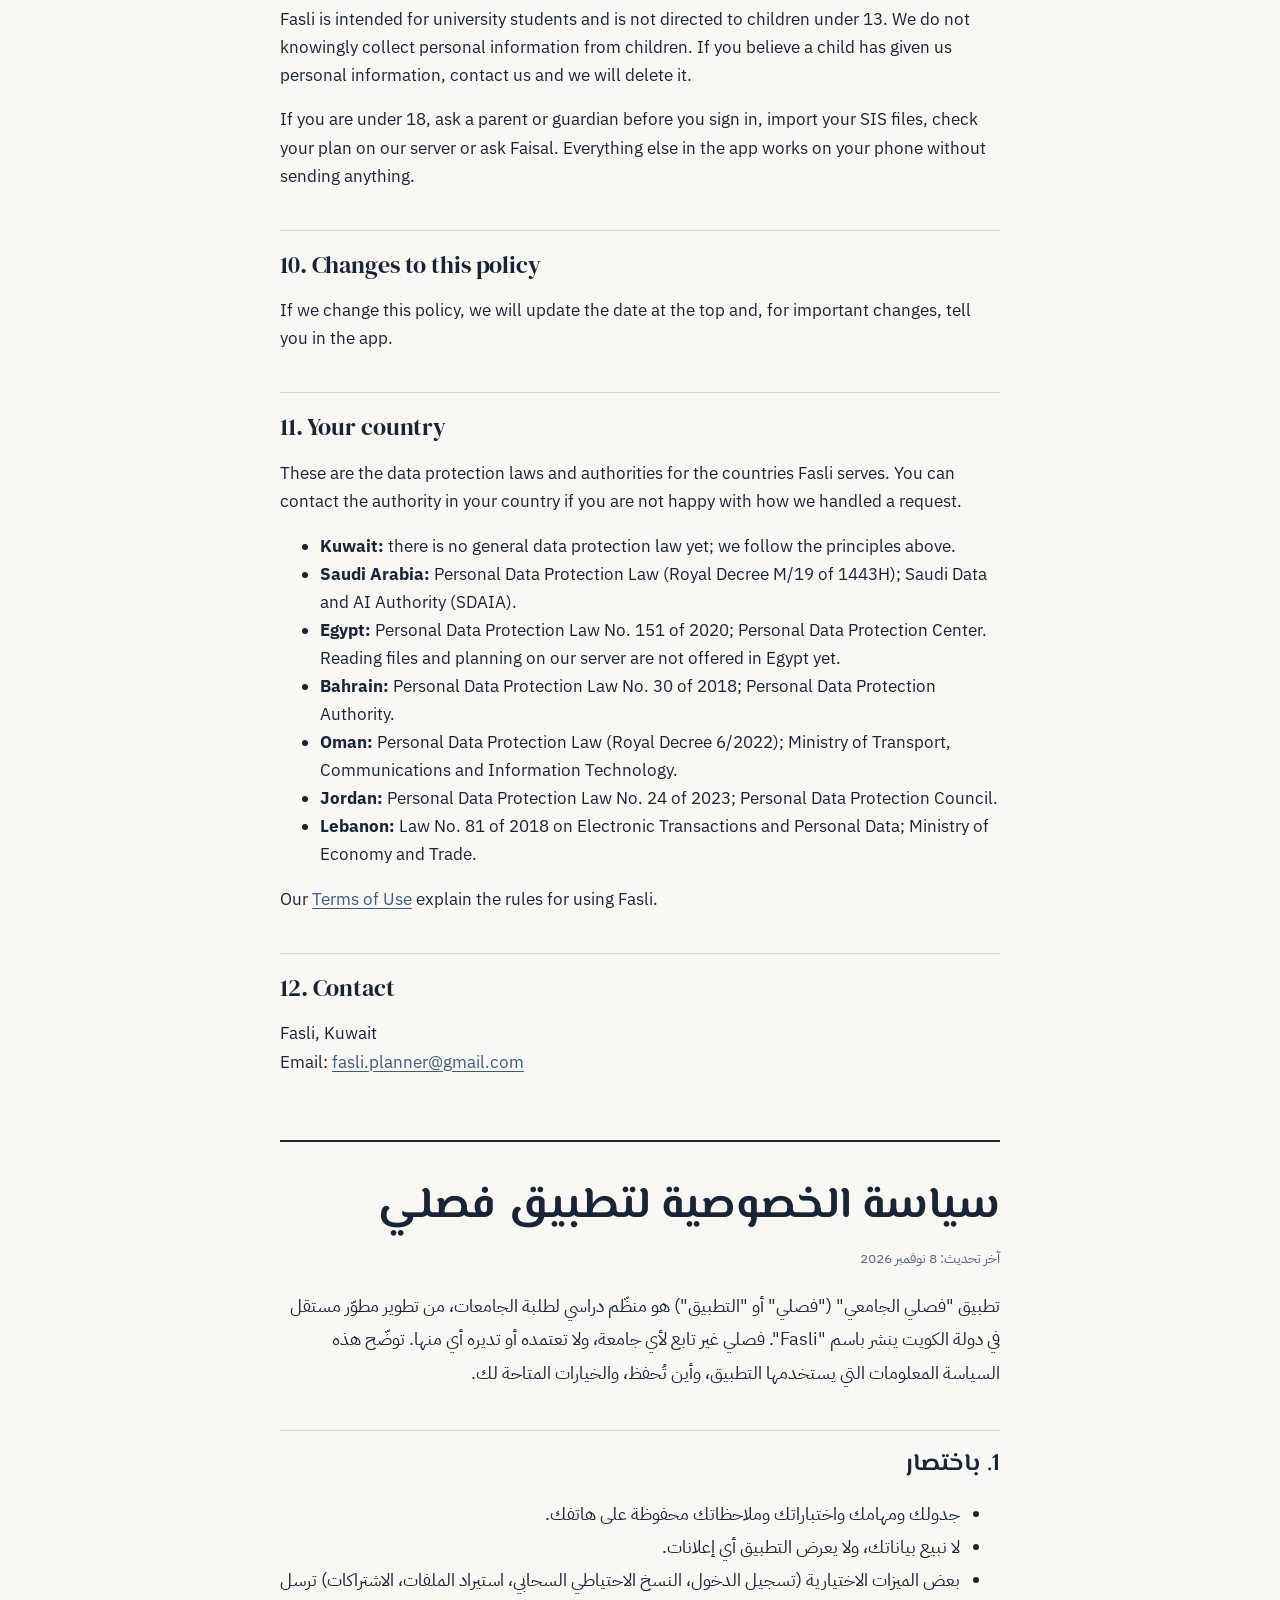
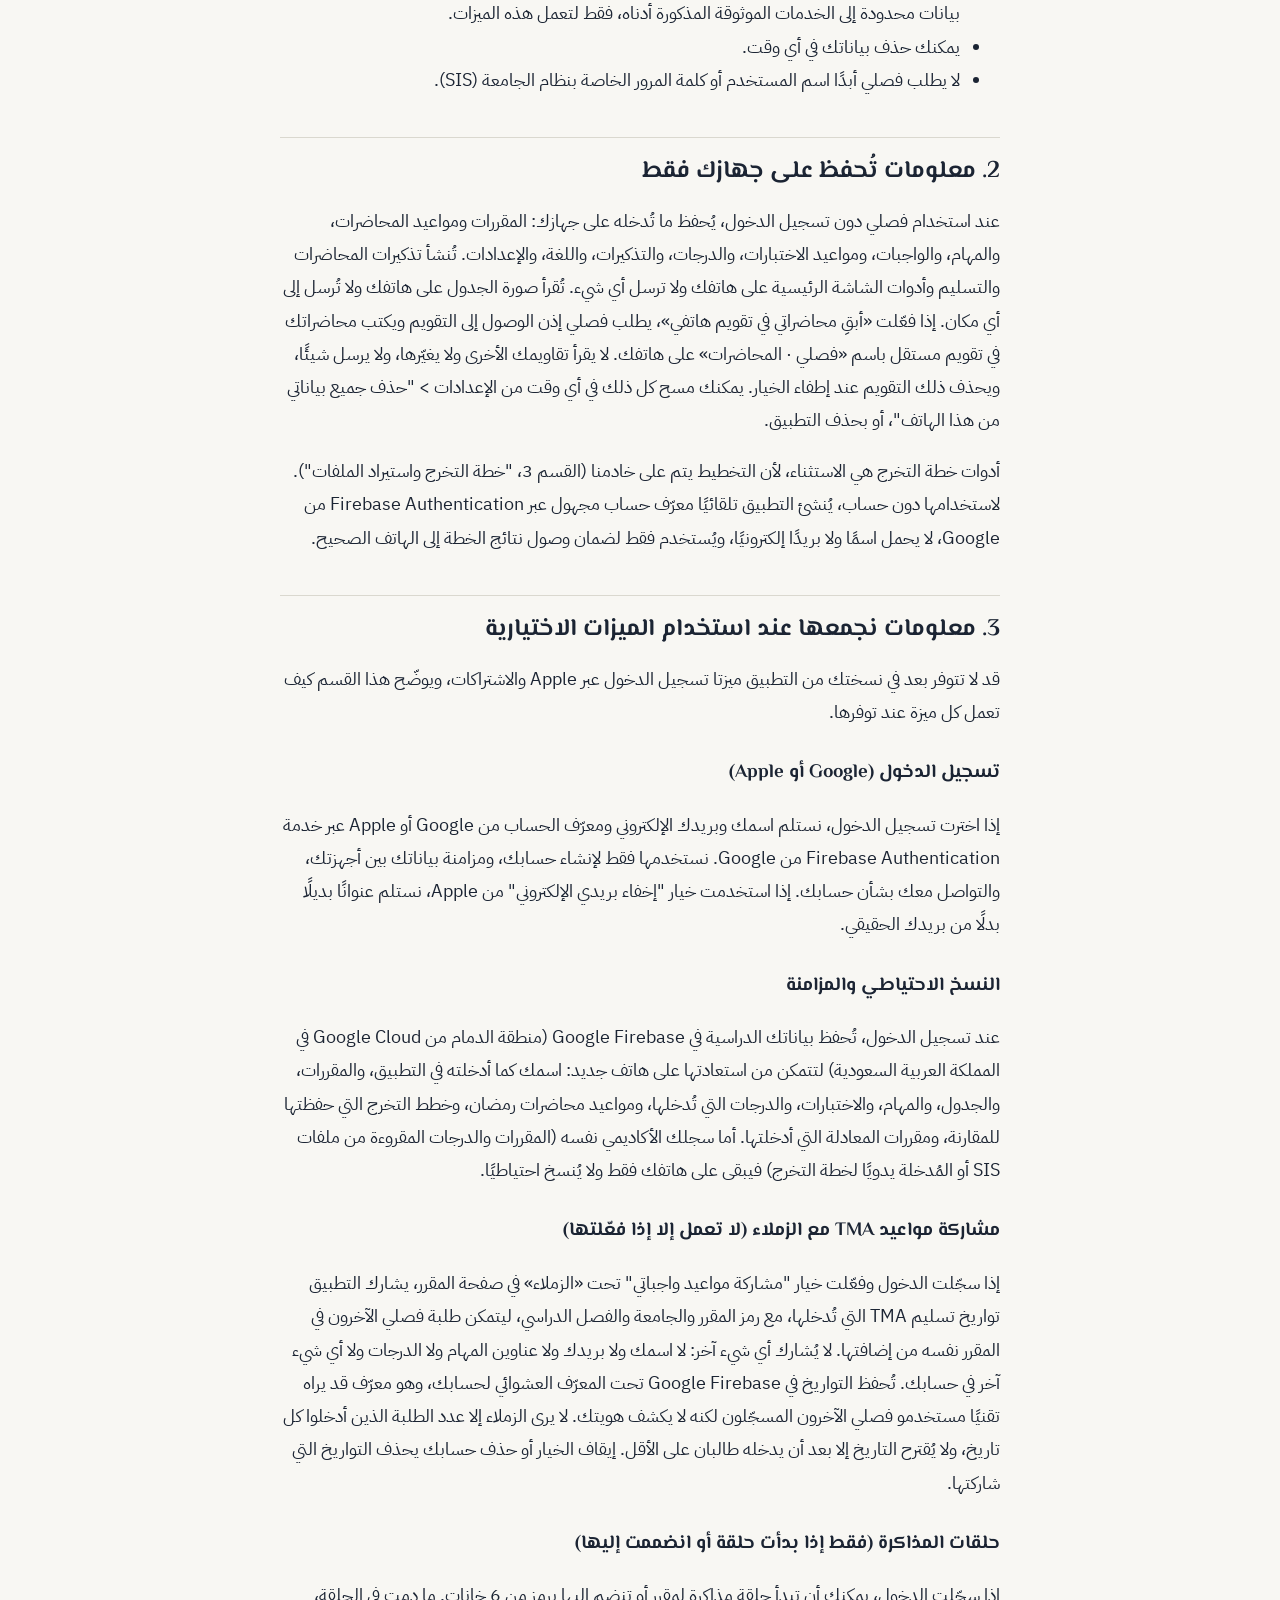
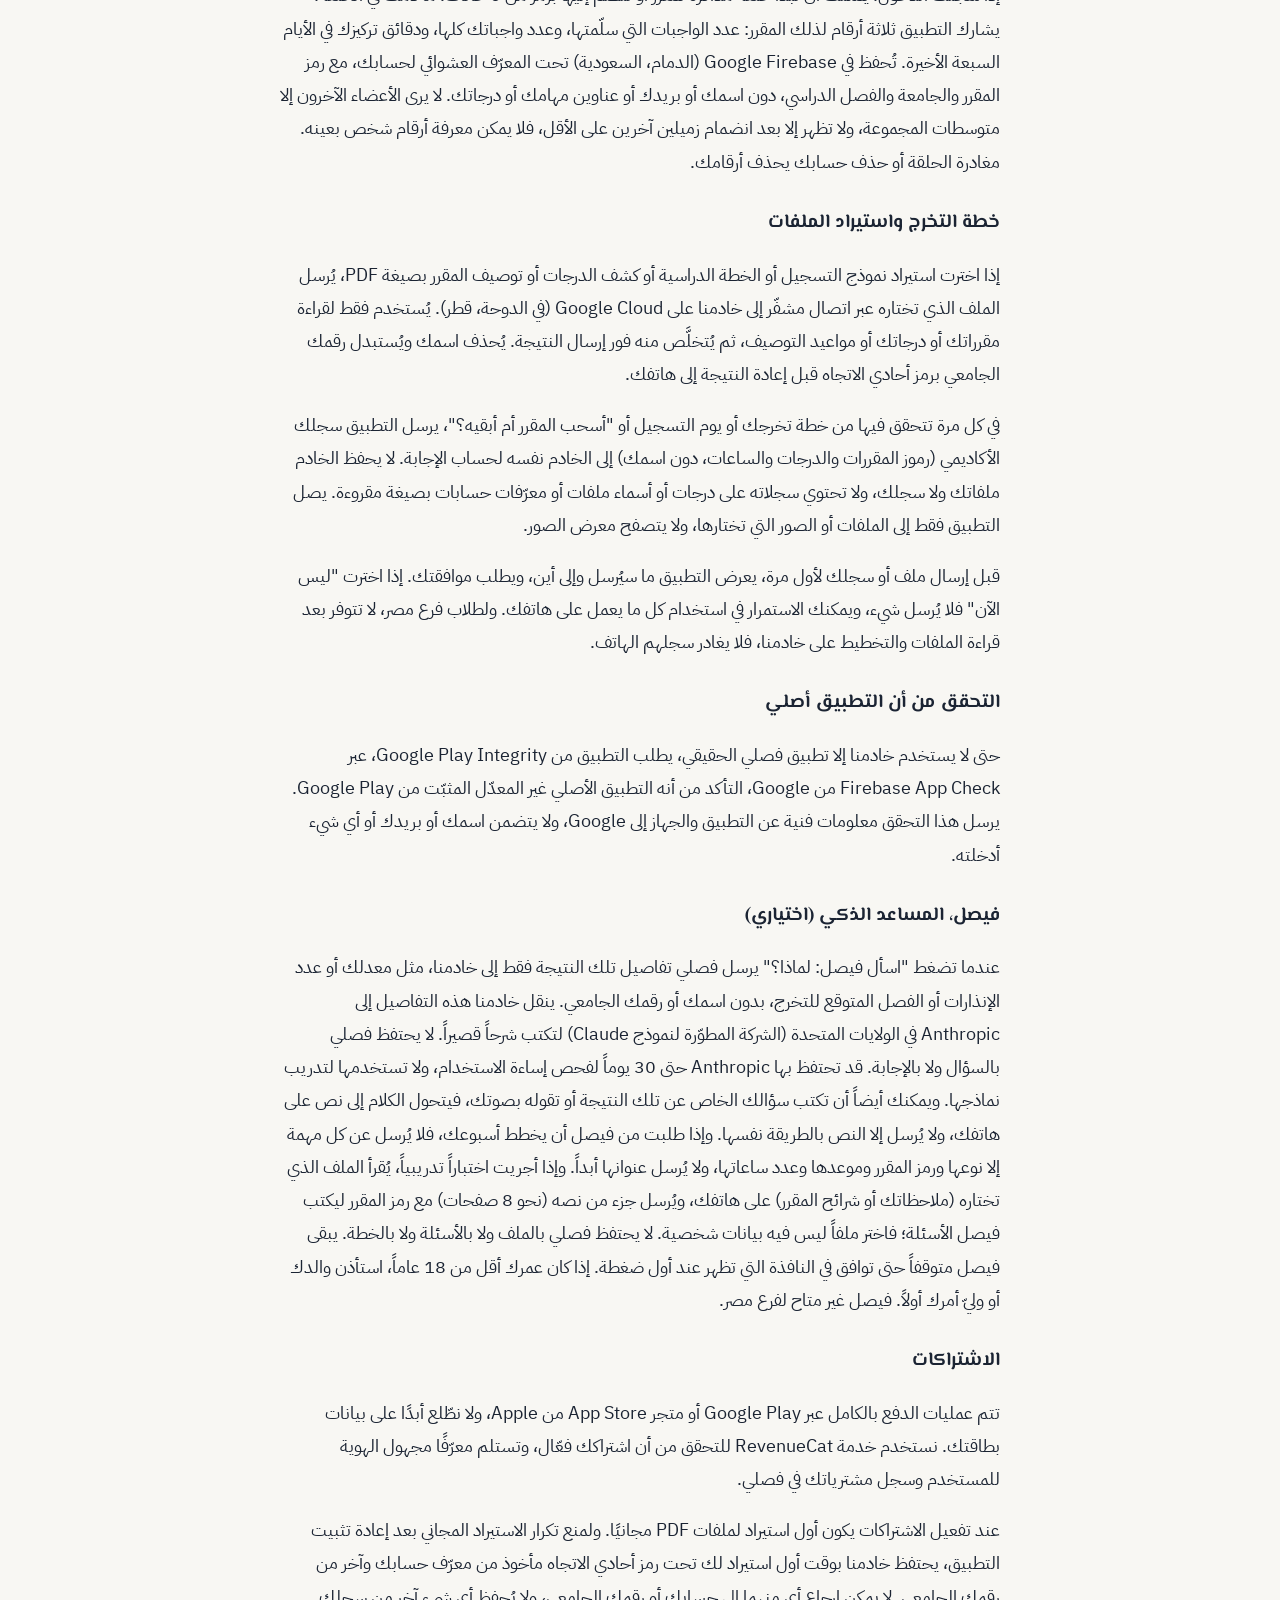
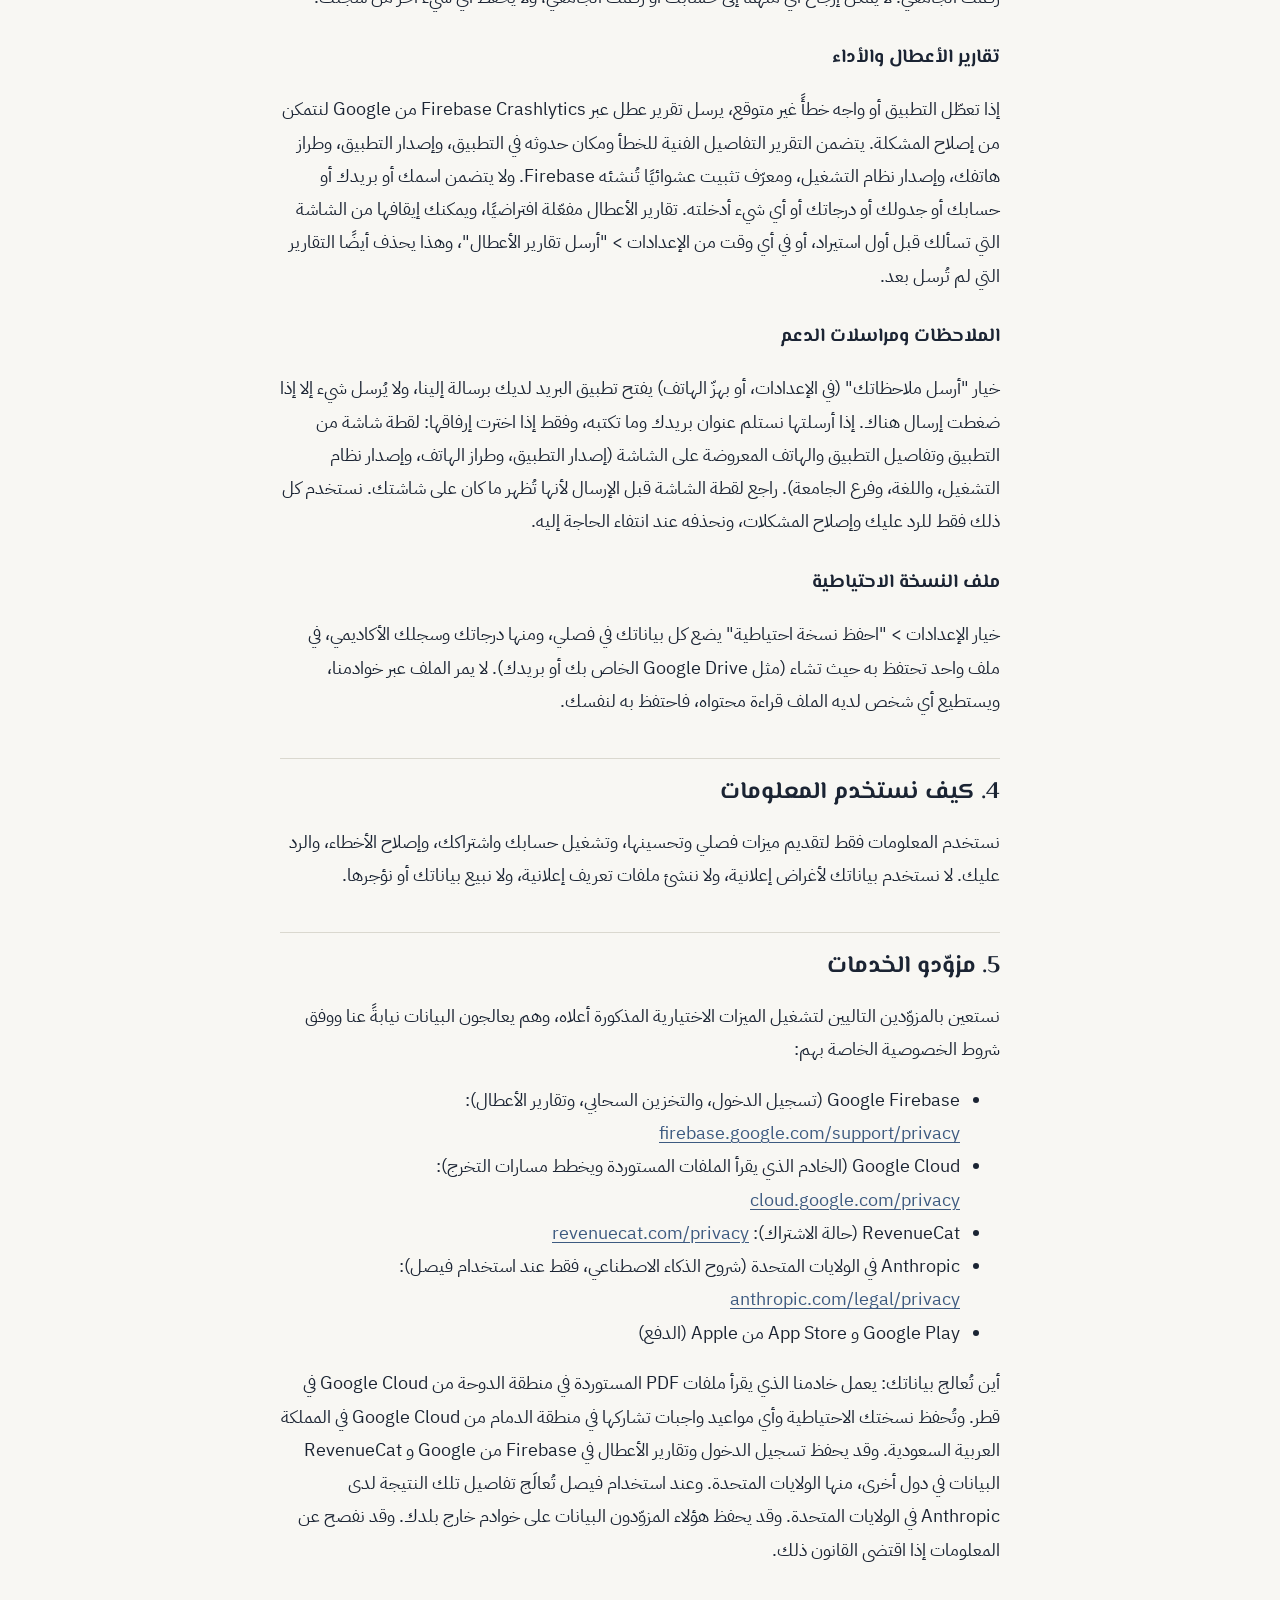
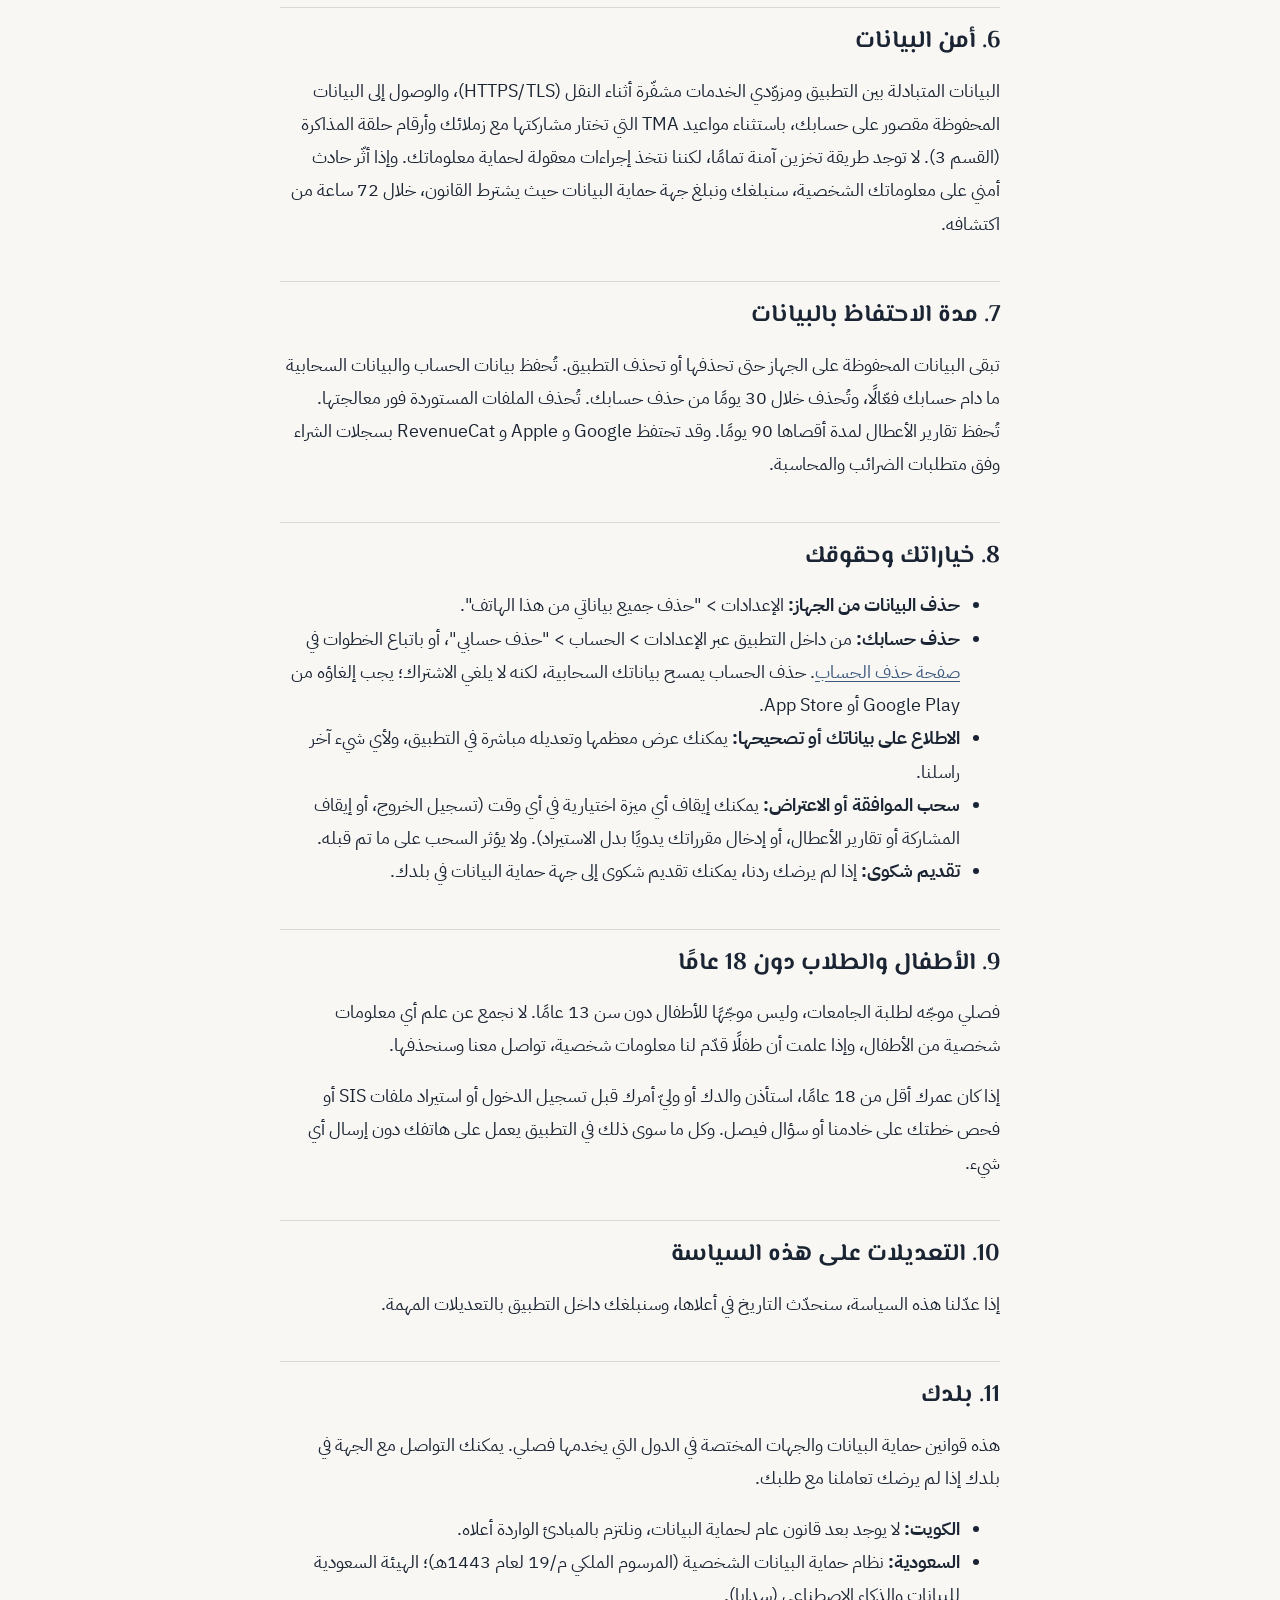
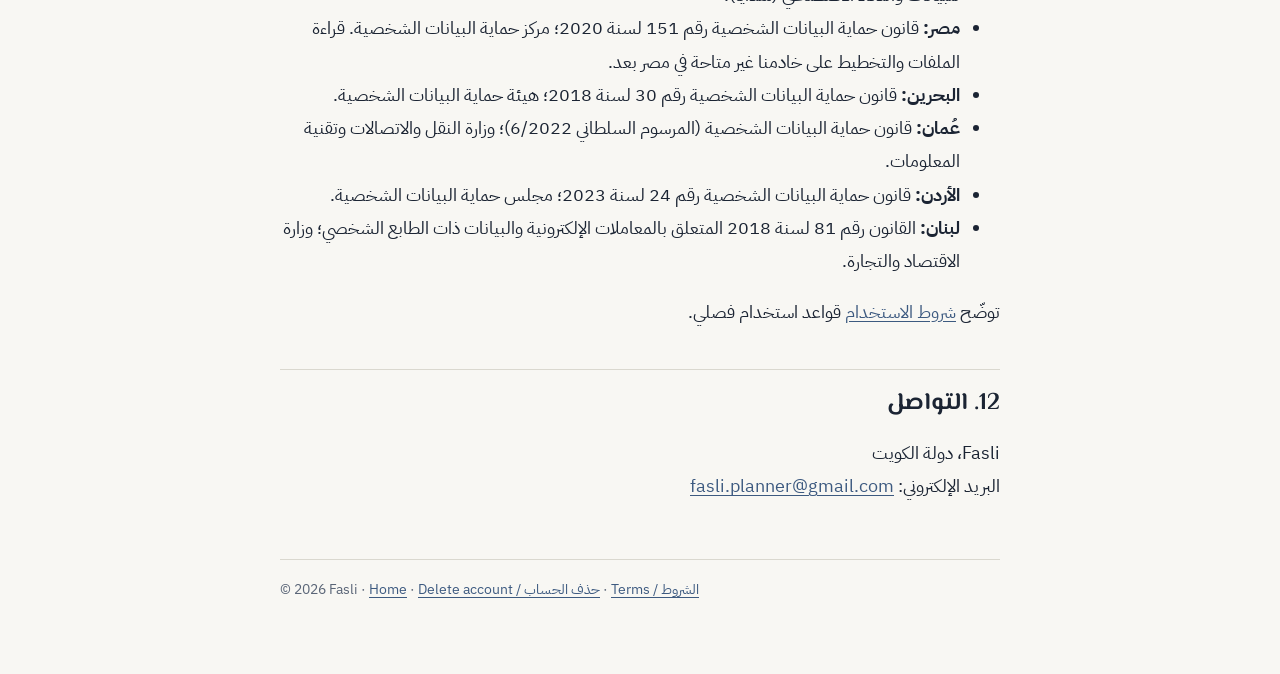
<file: privacy/index.html>
<!doctype html>
<html lang="en">
<head>
<meta charset="utf-8">
<meta name="viewport" content="width=device-width, initial-scale=1">
<title>Fasli Privacy Policy | سياسة الخصوصية</title>
<meta name="description" content="Privacy policy for Fasli – Uni Planner, the study planner app for university students.">
<link rel="stylesheet" href="../style.css">
</head>
<body>
<main>
<header>
  <a class="brand" href="../">Fasli · فصلي</a>
  <nav><a href="#en">English</a><a href="#ar">العربية</a></nav>
</header>

<section id="en" lang="en" dir="ltr">
<h1>Fasli Privacy Policy</h1>
<p class="updated">Last updated: 8 November 2026</p>

<p>Fasli – Uni Planner ("Fasli" or "the app") is a study planner for university students, made by an independent developer in Kuwait who publishes under the name "Fasli". Fasli is not affiliated with, endorsed by, or operated by any university. This policy explains what information the app uses, where it is kept, and the choices you have.</p>

<h2>1. The short version</h2>
<ul>
  <li>Your timetable, tasks, exams and notes are stored on your phone.</li>
  <li>We do not sell your data, and the app does not show ads.</li>
  <li>Some optional features (sign-in, cloud backup, file import, subscriptions) send limited data to the trusted services listed below, only to make those features work.</li>
  <li>You can delete your data at any time.</li>
  <li>Fasli never asks for your university (SIS) username or password.</li>
</ul>

<h2>2. Information stored only on your device</h2>
<p>When you use Fasli without signing in, what you enter is kept on your device: your courses and lecture times, tasks, assignments, exam dates, marks, reminders, language choice and settings. Lecture and deadline reminders and the home-screen widgets are created on your phone and send nothing anywhere. A timetable screenshot is read on your phone; the picture is not sent anywhere. If you turn on "Keep my classes in my phone calendar", Fasli asks for calendar access and writes your classes into a separate "Fasli classes" calendar on your phone. It does not read or change your other calendars, sends nothing anywhere, and removes that calendar when you turn the option off. You can erase all of it at any time from Settings &gt; "Delete all my data on this phone", or by uninstalling the app.</p>
<p>The graduation plan tools are the exception, because the planning is done on our server (section 3, "Graduation plan and file import"). To use them without an account, the app quietly creates an anonymous account identifier through Firebase Authentication (Google). It carries no name or email, and it is only used to make sure the plan answers go back to the right phone.</p>

<h2>3. Information we collect when you use optional features</h2>
<p>Sign in with Apple and subscriptions may not be in your version of the app yet. This section describes how each feature works when it is available.</p>
<h3>Sign-in (Google or Apple)</h3>
<p>If you choose to sign in, we receive your name, email address and an account identifier from Google or Apple through Firebase Authentication (Google). We use them only to create your account, keep your data in sync across devices and contact you about your account. If you use "Hide My Email" with Apple, we receive a relay address instead of your real email.</p>
<h3>Cloud backup and sync</h3>
<p>If you are signed in, your study data is stored in Google Firebase (Google Cloud's Dammam region in Saudi Arabia) so you can restore it on a new phone: your name as you entered it in the app, your courses, schedule, tasks, exams and the marks you enter, your Ramadan lecture times, the graduation plans you saved to compare, and the transfer courses you entered. Your academic record itself (the courses and grades read from your SIS PDFs or typed in for the graduation plan) is kept on your phone only and is not backed up.</p>
<h3>Sharing TMA dates with classmates (off unless you turn it on)</h3>
<p>If you are signed in and switch on "Share my TMA dates" under Classmates on a course page, the app shares the due dates of the TMAs you enter, together with the course code, your university and the semester, so other Fasli students in the same course can add them. Nothing else is shared: not your name, email, task titles, marks or anything else in your account. Your dates are stored in Google Firebase under your account's random identifier, which other signed-in Fasli users can technically see but which does not reveal who you are. Classmates only see how many students entered each date, and a date is only suggested once at least two students entered it. Switching the setting off, or deleting your account, removes your shared dates.</p>
<h3>Study circles (only if you start or join one)</h3>
<p>If you are signed in, you can start or join a study circle for a course with a 6-letter code. While you are in a circle, the app shares three numbers for that course: how many TMAs you have handed in, how many TMAs you have in total, and your focus minutes in the last 7 days. They are stored in Google Firebase (Dammam, Saudi Arabia) under your account's random identifier, with the course code, your university and the semester. Not your name, email, task titles or marks. Other members only see the group's averages, and only once at least two other classmates have joined, so no one person's numbers can be read off. Leaving the circle, or deleting your account, removes your numbers.</p>
<h3>Graduation plan and file import</h3>
<p>If you choose to import a registration form, academic plan, transcript or course syllabus as a PDF, the file you pick is sent over an encrypted connection to our server on Google Cloud (in Doha, Qatar). It is used only to read your courses, grades or syllabus dates, and it is discarded as soon as the answer is sent back. Your name is removed and your student ID is replaced by a one-way code before the result is returned to your phone.</p>
<p>Each time you check your graduation plan, registration day or "drop or keep", the app sends your academic record (course codes, grades and credits, without your name) to the same server to work out the answer. The server does not store your files or your record, and its logs hold no grades, file names or account identifiers in readable form. The app only accesses the files or photos you select; it does not browse your gallery.</p>
<p>Before a file or your record is sent for the first time, the app shows what will be sent and where, and asks you to agree. If you choose "Not now", nothing is sent and you can keep using everything that works on your phone. For students of the Egypt branch, reading files and planning on our server are not offered yet, so their record never leaves the phone.</p>
<h3>Checking that the app is genuine</h3>
<p>So that only the real Fasli app can use our server, the app asks Google Play Integrity, through Firebase App Check (Google), to confirm that it is the unmodified app installed from Google Play. This check sends technical information about the app and the device to Google. It does not include your name, email or anything you entered.</p>
<h3>Faisal, the AI helper (optional)</h3>
<p>When you tap "Ask Faisal why", Fasli sends only the details of that one result to our server, for example your GPA, the number of warnings or an estimated graduation term. Your name and student number are not sent. Our server passes those details to Anthropic (United States), the maker of the Claude AI model, which writes a short explanation. Fasli does not keep the question or the answer. Anthropic may keep them for up to 30 days to check for abuse and does not use them to train its models. You can also type or say your own question about that result; the words are turned into text on your phone, and only the text is sent, in the same way. If you ask Faisal to plan your week, only each task's type, course code, due time and planned hours are sent, never its title. If you take a practice exam, the file you pick (your own notes or course slides) is read on your phone and part of its text, about 8 pages, is sent with the course code so Faisal can write questions; pick a file without personal details. Fasli does not keep the file, the questions or the plan. Faisal is off until you agree on the sheet that appears on your first tap. If you are under 18, ask a parent or guardian first. Faisal is not available for the Egypt branch.</p>
<h3>Subscriptions</h3>
<p>Payments are handled entirely by Google Play or the Apple App Store. We never see your card details. We use RevenueCat to check whether your subscription is active; it receives an anonymous app user ID and your purchase history for Fasli.</p>
<p>When subscriptions are on, the first PDF import is free. To stop the free import being claimed again after reinstalling, our server keeps the time of your first import under a one-way code made from your account identifier and another made from your student number. Neither can be turned back into your account or student number, and nothing else from your record is kept.</p>
<h3>Crash and performance reports</h3>
<p>If the app crashes or hits an unexpected error, it sends a crash report through Firebase Crashlytics (Google) so we can fix the problem. A report contains the technical details of the error and where in the app it happened, the app version, your phone model, its operating system version, and a random installation identifier created by Firebase. It does not contain your name, email, account, schedule, marks or anything else you entered. Crash reports are on by default; you can turn them off on the screen that asks before your first import, or at any time in Settings &gt; "Send crash reports", which also deletes reports not yet sent.</p>
<h3>Feedback and support emails</h3>
<p>"Send feedback" (in Settings, or by shaking your phone) opens your own email app with a message to us. Nothing is sent unless you press Send there. If you send it, we receive your email address, what you write and, only if you choose to include them, a screenshot of the app and the app and phone details shown on the screen (app version, phone model, operating system version, language and university branch). Check a screenshot before sending: it shows whatever was on your screen. We use all of this only to reply and to fix problems, and delete it when it is no longer needed.</p>
<h3>Backup file</h3>
<p>Settings &gt; "Save a backup file" puts all your Fasli data, including your marks and academic record, into one file that you keep wherever you choose (for example your own Google Drive or email). The file does not pass through our servers. Anyone who has the file can read what is in it, so keep it private.</p>

<h2>4. How we use information</h2>
<p>We use information only to provide and improve Fasli's features, keep your account and subscription working, fix errors, and respond to you. We do not use your data for advertising, we do not build advertising profiles, and we do not sell or rent your data.</p>

<h2>5. Service providers</h2>
<p>We use these providers to run the optional features above. They process data on our behalf and under their own privacy terms:</p>
<ul>
  <li>Google Firebase (sign-in, cloud storage, crash reports): <a href="https://firebase.google.com/support/privacy">firebase.google.com/support/privacy</a></li>
  <li>Google Cloud (the server that reads imported files and plans graduation routes): <a href="https://cloud.google.com/privacy">cloud.google.com/privacy</a></li>
  <li>RevenueCat (subscription status): <a href="https://www.revenuecat.com/privacy">revenuecat.com/privacy</a></li>
  <li>Anthropic, United States (AI explanations, only when you use Faisal): <a href="https://www.anthropic.com/legal/privacy">anthropic.com/legal/privacy</a></li>
  <li>Google Play and Apple App Store (payments)</li>
</ul>
<p>Where your data is processed: our server, which reads imported PDFs, runs in Google Cloud's Doha region in Qatar. Your backup and any TMA dates you share are stored in Google Cloud's Dammam region in Saudi Arabia. Firebase sign-in and crash reports (Google) and RevenueCat may store data in other countries, including the United States. When you use Faisal, the details of that one result are processed by Anthropic in the United States. These providers may store data on servers outside your country. We may also disclose information if required by law.</p>

<h2>6. Security</h2>
<p>Data sent between the app and our service providers is encrypted in transit (HTTPS/TLS). Access to stored data is restricted to your own account, except the TMA dates you choose to share with classmates and your study circle numbers (section 3). No method of storage is completely secure, but we take reasonable steps to protect your information. If a security incident affects your personal information, we will tell you and the data protection authority where the law requires, within 72 hours of finding out.</p>

<h2>7. How long we keep data</h2>
<p>On-device data stays until you delete it or uninstall the app. Account and cloud data is kept while your account is active and deleted within 30 days after you delete your account. Imported files are deleted right after processing. Crash reports are kept for up to 90 days. Purchase records may be kept by Google, Apple and RevenueCat as required for tax and accounting.</p>

<h2>8. Your choices and rights</h2>
<ul>
  <li><strong>Delete on-device data:</strong> Settings &gt; "Delete all my data on this phone".</li>
  <li><strong>Delete your account:</strong> in the app, Settings &gt; Account &gt; "Delete my account", or follow the steps on our <a href="../delete-account/">account deletion page</a>. Deleting your account erases your cloud data. It does not cancel a subscription; cancel that in Google Play or the App Store.</li>
  <li><strong>Access or correct your data:</strong> most of it you can view and edit directly in the app; for anything else, email us.</li>
  <li><strong>Withdraw consent or object:</strong> you can stop any optional feature at any time (sign out, turn off sharing or crash reports, or type your courses in instead of importing). Withdrawing does not affect what was done before.</li>
  <li><strong>Complain:</strong> if you are not happy with our answer, you can complain to the data protection authority in your country.</li>
</ul>

<h2>9. Children and students under 18</h2>
<p>Fasli is intended for university students and is not directed to children under 13. We do not knowingly collect personal information from children. If you believe a child has given us personal information, contact us and we will delete it.</p>
<p>If you are under 18, ask a parent or guardian before you sign in, import your SIS files, check your plan on our server or ask Faisal. Everything else in the app works on your phone without sending anything.</p>

<h2>10. Changes to this policy</h2>
<p>If we change this policy, we will update the date at the top and, for important changes, tell you in the app.</p>

<h2>11. Your country</h2>
<p>These are the data protection laws and authorities for the countries Fasli serves. You can contact the authority in your country if you are not happy with how we handled a request.</p>
<ul>
  <li><strong>Kuwait:</strong> there is no general data protection law yet; we follow the principles above.</li>
  <li><strong>Saudi Arabia:</strong> Personal Data Protection Law (Royal Decree M/19 of 1443H); Saudi Data and AI Authority (SDAIA).</li>
  <li><strong>Egypt:</strong> Personal Data Protection Law No. 151 of 2020; Personal Data Protection Center. Reading files and planning on our server are not offered in Egypt yet.</li>
  <li><strong>Bahrain:</strong> Personal Data Protection Law No. 30 of 2018; Personal Data Protection Authority.</li>
  <li><strong>Oman:</strong> Personal Data Protection Law (Royal Decree 6/2022); Ministry of Transport, Communications and Information Technology.</li>
  <li><strong>Jordan:</strong> Personal Data Protection Law No. 24 of 2023; Personal Data Protection Council.</li>
  <li><strong>Lebanon:</strong> Law No. 81 of 2018 on Electronic Transactions and Personal Data; Ministry of Economy and Trade.</li>
</ul>
<p>Our <a href="../terms/">Terms of Use</a> explain the rules for using Fasli.</p>

<h2>12. Contact</h2>
<p>Fasli, Kuwait<br>Email: <a href="mailto:fasli.planner@gmail.com">fasli.planner@gmail.com</a></p>
</section>

<section id="ar" lang="ar" dir="rtl">
<h1>سياسة الخصوصية لتطبيق فصلي</h1>
<p class="updated">آخر تحديث: 8 نوفمبر 2026</p>

<p>تطبيق "فصلي الجامعي" ("فصلي" أو "التطبيق") هو منظّم دراسي لطلبة الجامعات، من تطوير مطوّر مستقل في دولة الكويت ينشر باسم "Fasli". فصلي غير تابع لأي جامعة، ولا تعتمده أو تديره أي منها. توضّح هذه السياسة المعلومات التي يستخدمها التطبيق، وأين تُحفظ، والخيارات المتاحة لك.</p>

<h2>1. باختصار</h2>
<ul>
  <li>جدولك ومهامك واختباراتك وملاحظاتك محفوظة على هاتفك.</li>
  <li>لا نبيع بياناتك، ولا يعرض التطبيق أي إعلانات.</li>
  <li>بعض الميزات الاختيارية (تسجيل الدخول، النسخ الاحتياطي السحابي، استيراد الملفات، الاشتراكات) ترسل بيانات محدودة إلى الخدمات الموثوقة المذكورة أدناه، فقط لتعمل هذه الميزات.</li>
  <li>يمكنك حذف بياناتك في أي وقت.</li>
  <li>لا يطلب فصلي أبدًا اسم المستخدم أو كلمة المرور الخاصة بنظام الجامعة (SIS).</li>
</ul>

<h2>2. معلومات تُحفظ على جهازك فقط</h2>
<p>عند استخدام فصلي دون تسجيل الدخول، يُحفظ ما تُدخله على جهازك: المقررات ومواعيد المحاضرات، والمهام، والواجبات، ومواعيد الاختبارات، والدرجات، والتذكيرات، واللغة، والإعدادات. تُنشأ تذكيرات المحاضرات والتسليم وأدوات الشاشة الرئيسية على هاتفك ولا ترسل أي شيء. تُقرأ صورة الجدول على هاتفك ولا تُرسل إلى أي مكان. إذا فعّلت «أبقِ محاضراتي في تقويم هاتفي»، يطلب فصلي إذن الوصول إلى التقويم ويكتب محاضراتك في تقويم مستقل باسم «فصلي · المحاضرات» على هاتفك. لا يقرأ تقاويمك الأخرى ولا يغيّرها، ولا يرسل شيئًا، ويحذف ذلك التقويم عند إطفاء الخيار. يمكنك مسح كل ذلك في أي وقت من الإعدادات &gt; "حذف جميع بياناتي من هذا الهاتف"، أو بحذف التطبيق.</p>
<p>أدوات خطة التخرج هي الاستثناء، لأن التخطيط يتم على خادمنا (القسم 3، "خطة التخرج واستيراد الملفات"). لاستخدامها دون حساب، يُنشئ التطبيق تلقائيًا معرّف حساب مجهول عبر Firebase Authentication من Google، لا يحمل اسمًا ولا بريدًا إلكترونيًا، ويُستخدم فقط لضمان وصول نتائج الخطة إلى الهاتف الصحيح.</p>

<h2>3. معلومات نجمعها عند استخدام الميزات الاختيارية</h2>
<p>قد لا تتوفر بعد في نسختك من التطبيق ميزتا تسجيل الدخول عبر Apple والاشتراكات، ويوضّح هذا القسم كيف تعمل كل ميزة عند توفرها.</p>
<h3>تسجيل الدخول (Google أو Apple)</h3>
<p>إذا اخترت تسجيل الدخول، نستلم اسمك وبريدك الإلكتروني ومعرّف الحساب من Google أو Apple عبر خدمة Firebase Authentication من Google. نستخدمها فقط لإنشاء حسابك، ومزامنة بياناتك بين أجهزتك، والتواصل معك بشأن حسابك. إذا استخدمت خيار "إخفاء بريدي الإلكتروني" من Apple، نستلم عنوانًا بديلًا بدلًا من بريدك الحقيقي.</p>
<h3>النسخ الاحتياطي والمزامنة</h3>
<p>عند تسجيل الدخول، تُحفظ بياناتك الدراسية في Google Firebase (منطقة الدمام من Google Cloud في المملكة العربية السعودية) لتتمكن من استعادتها على هاتف جديد: اسمك كما أدخلته في التطبيق، والمقررات، والجدول، والمهام، والاختبارات، والدرجات التي تُدخلها، ومواعيد محاضرات رمضان، وخطط التخرج التي حفظتها للمقارنة، ومقررات المعادلة التي أدخلتها. أما سجلك الأكاديمي نفسه (المقررات والدرجات المقروءة من ملفات SIS أو المُدخلة يدويًا لخطة التخرج) فيبقى على هاتفك فقط ولا يُنسخ احتياطيًا.</p>
<h3>مشاركة مواعيد TMA مع الزملاء (لا تعمل إلا إذا فعّلتها)</h3>
<p>إذا سجّلت الدخول وفعّلت خيار "مشاركة مواعيد واجباتي" تحت «الزملاء» في صفحة المقرر، يشارك التطبيق تواريخ تسليم TMA التي تُدخلها، مع رمز المقرر والجامعة والفصل الدراسي، ليتمكن طلبة فصلي الآخرون في المقرر نفسه من إضافتها. لا يُشارك أي شيء آخر: لا اسمك ولا بريدك ولا عناوين المهام ولا الدرجات ولا أي شيء آخر في حسابك. تُحفظ التواريخ في Google Firebase تحت المعرّف العشوائي لحسابك، وهو معرّف قد يراه تقنيًا مستخدمو فصلي الآخرون المسجّلون لكنه لا يكشف هويتك. لا يرى الزملاء إلا عدد الطلبة الذين أدخلوا كل تاريخ، ولا يُقترح التاريخ إلا بعد أن يدخله طالبان على الأقل. إيقاف الخيار أو حذف حسابك يحذف التواريخ التي شاركتها.</p>
<h3>حلقات المذاكرة (فقط إذا بدأت حلقة أو انضممت إليها)</h3>
<p>إذا سجّلت الدخول، يمكنك أن تبدأ حلقة مذاكرة لمقرر أو تنضم إليها برمز من 6 خانات. ما دمت في الحلقة، يشارك التطبيق ثلاثة أرقام لذلك المقرر: عدد الواجبات التي سلّمتها، وعدد واجباتك كلها، ودقائق تركيزك في الأيام السبعة الأخيرة. تُحفظ في Google Firebase (الدمام، السعودية) تحت المعرّف العشوائي لحسابك، مع رمز المقرر والجامعة والفصل الدراسي، دون اسمك أو بريدك أو عناوين مهامك أو درجاتك. لا يرى الأعضاء الآخرون إلا متوسطات المجموعة، ولا تظهر إلا بعد انضمام زميلين آخرين على الأقل، فلا يمكن معرفة أرقام شخص بعينه. مغادرة الحلقة أو حذف حسابك يحذف أرقامك.</p>
<h3>خطة التخرج واستيراد الملفات</h3>
<p>إذا اخترت استيراد نموذج التسجيل أو الخطة الدراسية أو كشف الدرجات أو توصيف المقرر بصيغة PDF، يُرسل الملف الذي تختاره عبر اتصال مشفّر إلى خادمنا على Google Cloud (في الدوحة، قطر). يُستخدم فقط لقراءة مقرراتك أو درجاتك أو مواعيد التوصيف، ثم يُتخلَّص منه فور إرسال النتيجة. يُحذف اسمك ويُستبدل رقمك الجامعي برمز أحادي الاتجاه قبل إعادة النتيجة إلى هاتفك.</p>
<p>في كل مرة تتحقق فيها من خطة تخرجك أو يوم التسجيل أو "أسحب المقرر أم أبقيه؟"، يرسل التطبيق سجلك الأكاديمي (رموز المقررات والدرجات والساعات، دون اسمك) إلى الخادم نفسه لحساب الإجابة. لا يحفظ الخادم ملفاتك ولا سجلك، ولا تحتوي سجلاته على درجات أو أسماء ملفات أو معرّفات حسابات بصيغة مقروءة. يصل التطبيق فقط إلى الملفات أو الصور التي تختارها، ولا يتصفح معرض الصور.</p>
<p>قبل إرسال ملف أو سجلك لأول مرة، يعرض التطبيق ما سيُرسل وإلى أين، ويطلب موافقتك. إذا اخترت "ليس الآن" فلا يُرسل شيء، ويمكنك الاستمرار في استخدام كل ما يعمل على هاتفك. ولطلاب فرع مصر، لا تتوفر بعد قراءة الملفات والتخطيط على خادمنا، فلا يغادر سجلهم الهاتف.</p>
<h3>التحقق من أن التطبيق أصلي</h3>
<p>حتى لا يستخدم خادمنا إلا تطبيق فصلي الحقيقي، يطلب التطبيق من Google Play Integrity، عبر Firebase App Check من Google، التأكد من أنه التطبيق الأصلي غير المعدّل المثبّت من Google Play. يرسل هذا التحقق معلومات فنية عن التطبيق والجهاز إلى Google، ولا يتضمن اسمك أو بريدك أو أي شيء أدخلته.</p>
<h3>فيصل، المساعد الذكي (اختياري)</h3>
<p>عندما تضغط "اسأل فيصل: لماذا؟" يرسل فصلي تفاصيل تلك النتيجة فقط إلى خادمنا، مثل معدلك أو عدد الإنذارات أو الفصل المتوقع للتخرج، بدون اسمك أو رقمك الجامعي. ينقل خادمنا هذه التفاصيل إلى Anthropic في الولايات المتحدة (الشركة المطوّرة لنموذج Claude) لتكتب شرحاً قصيراً. لا يحتفظ فصلي بالسؤال ولا بالإجابة. قد تحتفظ بها Anthropic حتى 30 يوماً لفحص إساءة الاستخدام، ولا تستخدمها لتدريب نماذجها. ويمكنك أيضاً أن تكتب سؤالك الخاص عن تلك النتيجة أو تقوله بصوتك، فيتحول الكلام إلى نص على هاتفك، ولا يُرسل إلا النص بالطريقة نفسها. وإذا طلبت من فيصل أن يخطط أسبوعك، فلا يُرسل عن كل مهمة إلا نوعها ورمز المقرر وموعدها وعدد ساعاتها، ولا يُرسل عنوانها أبداً. وإذا أجريت اختباراً تدريبياً، يُقرأ الملف الذي تختاره (ملاحظاتك أو شرائح المقرر) على هاتفك، ويُرسل جزء من نصه (نحو 8 صفحات) مع رمز المقرر ليكتب فيصل الأسئلة؛ فاختر ملفاً ليس فيه بيانات شخصية. لا يحتفظ فصلي بالملف ولا بالأسئلة ولا بالخطة. يبقى فيصل متوقفاً حتى توافق في النافذة التي تظهر عند أول ضغطة. إذا كان عمرك أقل من 18 عاماً، استأذن والدك أو وليّ أمرك أولاً. فيصل غير متاح لفرع مصر.</p>
<h3>الاشتراكات</h3>
<p>تتم عمليات الدفع بالكامل عبر Google Play أو متجر App Store من Apple، ولا نطّلع أبدًا على بيانات بطاقتك. نستخدم خدمة RevenueCat للتحقق من أن اشتراكك فعّال، وتستلم معرّفًا مجهول الهوية للمستخدم وسجل مشترياتك في فصلي.</p>
<p>عند تفعيل الاشتراكات يكون أول استيراد لملفات PDF مجانيًا. ولمنع تكرار الاستيراد المجاني بعد إعادة تثبيت التطبيق، يحتفظ خادمنا بوقت أول استيراد لك تحت رمز أحادي الاتجاه مأخوذ من معرّف حسابك وآخر من رقمك الجامعي. لا يمكن إرجاع أي منهما إلى حسابك أو رقمك الجامعي، ولا يُحفظ أي شيء آخر من سجلك.</p>
<h3>تقارير الأعطال والأداء</h3>
<p>إذا تعطّل التطبيق أو واجه خطأً غير متوقع، يرسل تقرير عطل عبر Firebase Crashlytics من Google لنتمكن من إصلاح المشكلة. يتضمن التقرير التفاصيل الفنية للخطأ ومكان حدوثه في التطبيق، وإصدار التطبيق، وطراز هاتفك، وإصدار نظام التشغيل، ومعرّف تثبيت عشوائيًا تُنشئه Firebase. ولا يتضمن اسمك أو بريدك أو حسابك أو جدولك أو درجاتك أو أي شيء أدخلته. تقارير الأعطال مفعّلة افتراضيًا، ويمكنك إيقافها من الشاشة التي تسألك قبل أول استيراد، أو في أي وقت من الإعدادات &gt; "أرسل تقارير الأعطال"، وهذا يحذف أيضًا التقارير التي لم تُرسل بعد.</p>
<h3>الملاحظات ومراسلات الدعم</h3>
<p>خيار "أرسل ملاحظاتك" (في الإعدادات، أو بهزّ الهاتف) يفتح تطبيق البريد لديك برسالة إلينا، ولا يُرسل شيء إلا إذا ضغطت إرسال هناك. إذا أرسلتها نستلم عنوان بريدك وما تكتبه، وفقط إذا اخترت إرفاقها: لقطة شاشة من التطبيق وتفاصيل التطبيق والهاتف المعروضة على الشاشة (إصدار التطبيق، وطراز الهاتف، وإصدار نظام التشغيل، واللغة، وفرع الجامعة). راجع لقطة الشاشة قبل الإرسال لأنها تُظهر ما كان على شاشتك. نستخدم كل ذلك فقط للرد عليك وإصلاح المشكلات، ونحذفه عند انتفاء الحاجة إليه.</p>
<h3>ملف النسخة الاحتياطية</h3>
<p>خيار الإعدادات &gt; "احفظ نسخة احتياطية" يضع كل بياناتك في فصلي، ومنها درجاتك وسجلك الأكاديمي، في ملف واحد تحتفظ به حيث تشاء (مثل Google Drive الخاص بك أو بريدك). لا يمر الملف عبر خوادمنا، ويستطيع أي شخص لديه الملف قراءة محتواه، فاحتفظ به لنفسك.</p>

<h2>4. كيف نستخدم المعلومات</h2>
<p>نستخدم المعلومات فقط لتقديم ميزات فصلي وتحسينها، وتشغيل حسابك واشتراكك، وإصلاح الأخطاء، والرد عليك. لا نستخدم بياناتك لأغراض إعلانية، ولا ننشئ ملفات تعريف إعلانية، ولا نبيع بياناتك أو نؤجرها.</p>

<h2>5. مزوّدو الخدمات</h2>
<p>نستعين بالمزوّدين التاليين لتشغيل الميزات الاختيارية المذكورة أعلاه، وهم يعالجون البيانات نيابةً عنا ووفق شروط الخصوصية الخاصة بهم:</p>
<ul>
  <li>Google Firebase (تسجيل الدخول، والتخزين السحابي، وتقارير الأعطال): <a href="https://firebase.google.com/support/privacy">firebase.google.com/support/privacy</a></li>
  <li>Google Cloud (الخادم الذي يقرأ الملفات المستوردة ويخطط مسارات التخرج): <a href="https://cloud.google.com/privacy">cloud.google.com/privacy</a></li>
  <li>RevenueCat (حالة الاشتراك): <a href="https://www.revenuecat.com/privacy">revenuecat.com/privacy</a></li>
  <li>Anthropic في الولايات المتحدة (شروح الذكاء الاصطناعي، فقط عند استخدام فيصل): <a href="https://www.anthropic.com/legal/privacy">anthropic.com/legal/privacy</a></li>
  <li>Google Play و App Store من Apple (الدفع)</li>
</ul>
<p>أين تُعالج بياناتك: يعمل خادمنا الذي يقرأ ملفات PDF المستوردة في منطقة الدوحة من Google Cloud في قطر. وتُحفظ نسختك الاحتياطية وأي مواعيد واجبات تشاركها في منطقة الدمام من Google Cloud في المملكة العربية السعودية. وقد يحفظ تسجيل الدخول وتقارير الأعطال في Firebase من Google و RevenueCat البيانات في دول أخرى، منها الولايات المتحدة. وعند استخدام فيصل تُعالَج تفاصيل تلك النتيجة لدى Anthropic في الولايات المتحدة. وقد يحفظ هؤلاء المزوّدون البيانات على خوادم خارج بلدك. وقد نفصح عن المعلومات إذا اقتضى القانون ذلك.</p>

<h2>6. أمن البيانات</h2>
<p>البيانات المتبادلة بين التطبيق ومزوّدي الخدمات مشفّرة أثناء النقل (HTTPS/TLS)، والوصول إلى البيانات المحفوظة مقصور على حسابك، باستثناء مواعيد TMA التي تختار مشاركتها مع زملائك وأرقام حلقة المذاكرة (القسم 3). لا توجد طريقة تخزين آمنة تمامًا، لكننا نتخذ إجراءات معقولة لحماية معلوماتك. وإذا أثّر حادث أمني على معلوماتك الشخصية، سنبلغك ونبلغ جهة حماية البيانات حيث يشترط القانون، خلال 72 ساعة من اكتشافه.</p>

<h2>7. مدة الاحتفاظ بالبيانات</h2>
<p>تبقى البيانات المحفوظة على الجهاز حتى تحذفها أو تحذف التطبيق. تُحفظ بيانات الحساب والبيانات السحابية ما دام حسابك فعّالًا، وتُحذف خلال 30 يومًا من حذف حسابك. تُحذف الملفات المستوردة فور معالجتها. تُحفظ تقارير الأعطال لمدة أقصاها 90 يومًا. وقد تحتفظ Google و Apple و RevenueCat بسجلات الشراء وفق متطلبات الضرائب والمحاسبة.</p>

<h2>8. خياراتك وحقوقك</h2>
<ul>
  <li><strong>حذف البيانات من الجهاز:</strong> الإعدادات &gt; "حذف جميع بياناتي من هذا الهاتف".</li>
  <li><strong>حذف حسابك:</strong> من داخل التطبيق عبر الإعدادات &gt; الحساب &gt; "حذف حسابي"، أو باتباع الخطوات في <a href="../delete-account/#ar">صفحة حذف الحساب</a>. حذف الحساب يمسح بياناتك السحابية، لكنه لا يلغي الاشتراك؛ يجب إلغاؤه من Google Play أو App Store.</li>
  <li><strong>الاطلاع على بياناتك أو تصحيحها:</strong> يمكنك عرض معظمها وتعديله مباشرة في التطبيق، ولأي شيء آخر راسلنا.</li>
  <li><strong>سحب الموافقة أو الاعتراض:</strong> يمكنك إيقاف أي ميزة اختيارية في أي وقت (تسجيل الخروج، أو إيقاف المشاركة أو تقارير الأعطال، أو إدخال مقرراتك يدويًا بدل الاستيراد). ولا يؤثر السحب على ما تم قبله.</li>
  <li><strong>تقديم شكوى:</strong> إذا لم يرضك ردنا، يمكنك تقديم شكوى إلى جهة حماية البيانات في بلدك.</li>
</ul>

<h2>9. الأطفال والطلاب دون 18 عامًا</h2>
<p>فصلي موجّه لطلبة الجامعات، وليس موجّهًا للأطفال دون سن 13 عامًا. لا نجمع عن علم أي معلومات شخصية من الأطفال، وإذا علمت أن طفلًا قدّم لنا معلومات شخصية، تواصل معنا وسنحذفها.</p>
<p>إذا كان عمرك أقل من 18 عامًا، استأذن والدك أو وليّ أمرك قبل تسجيل الدخول أو استيراد ملفات SIS أو فحص خطتك على خادمنا أو سؤال فيصل. وكل ما سوى ذلك في التطبيق يعمل على هاتفك دون إرسال أي شيء.</p>

<h2>10. التعديلات على هذه السياسة</h2>
<p>إذا عدّلنا هذه السياسة، سنحدّث التاريخ في أعلاها، وسنبلغك داخل التطبيق بالتعديلات المهمة.</p>

<h2>11. بلدك</h2>
<p>هذه قوانين حماية البيانات والجهات المختصة في الدول التي يخدمها فصلي. يمكنك التواصل مع الجهة في بلدك إذا لم يرضك تعاملنا مع طلبك.</p>
<ul>
  <li><strong>الكويت:</strong> لا يوجد بعد قانون عام لحماية البيانات، ونلتزم بالمبادئ الواردة أعلاه.</li>
  <li><strong>السعودية:</strong> نظام حماية البيانات الشخصية (المرسوم الملكي م/19 لعام 1443هـ)؛ الهيئة السعودية للبيانات والذكاء الاصطناعي (سدايا).</li>
  <li><strong>مصر:</strong> قانون حماية البيانات الشخصية رقم 151 لسنة 2020؛ مركز حماية البيانات الشخصية. قراءة الملفات والتخطيط على خادمنا غير متاحة في مصر بعد.</li>
  <li><strong>البحرين:</strong> قانون حماية البيانات الشخصية رقم 30 لسنة 2018؛ هيئة حماية البيانات الشخصية.</li>
  <li><strong>عُمان:</strong> قانون حماية البيانات الشخصية (المرسوم السلطاني 6/2022)؛ وزارة النقل والاتصالات وتقنية المعلومات.</li>
  <li><strong>الأردن:</strong> قانون حماية البيانات الشخصية رقم 24 لسنة 2023؛ مجلس حماية البيانات الشخصية.</li>
  <li><strong>لبنان:</strong> القانون رقم 81 لسنة 2018 المتعلق بالمعاملات الإلكترونية والبيانات ذات الطابع الشخصي؛ وزارة الاقتصاد والتجارة.</li>
</ul>
<p>توضّح <a href="../terms/#ar">شروط الاستخدام</a> قواعد استخدام فصلي.</p>

<h2>12. التواصل</h2>
<p>Fasli، دولة الكويت<br>البريد الإلكتروني: <a href="mailto:fasli.planner@gmail.com">fasli.planner@gmail.com</a></p>
</section>

<footer>© 2026 Fasli · <a href="../">Home</a> · <a href="../delete-account/">Delete account / حذف الحساب</a> · <a href="../terms/">Terms / الشروط</a></footer>
</main>
</body>
</html>
</file>
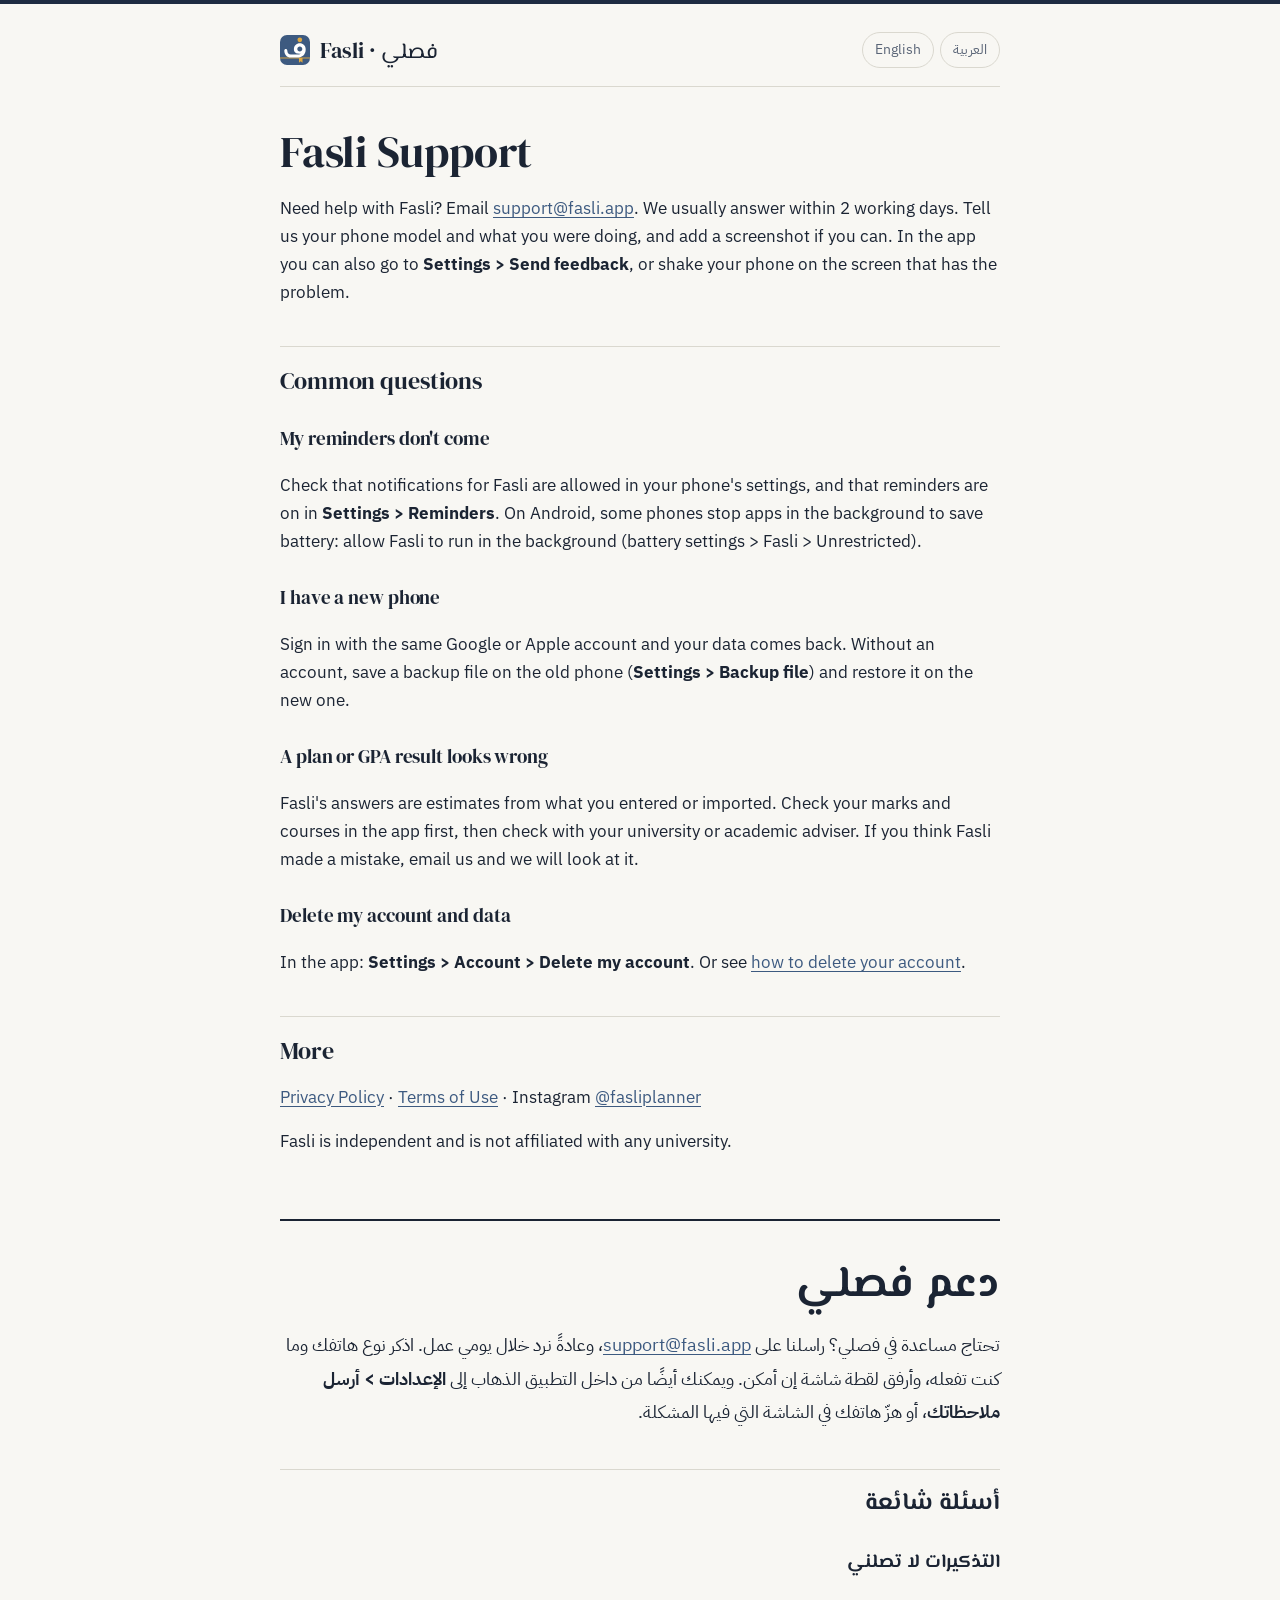
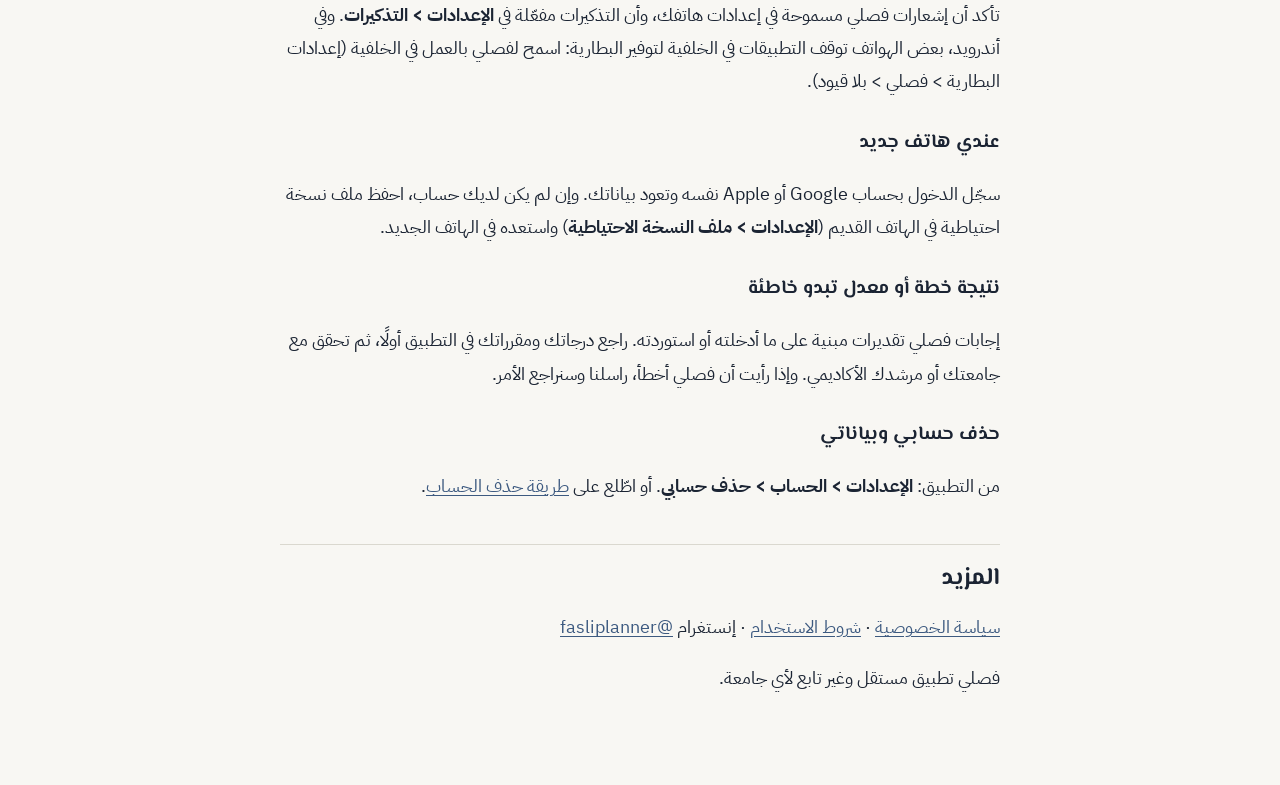
<file: support/index.html>
<!doctype html>
<html lang="en">
<head>
<meta charset="utf-8">
<meta name="viewport" content="width=device-width, initial-scale=1">
<title>Fasli Support | الدعم</title>
<meta name="description" content="Help and contact for Fasli – Uni Planner, the study planner app for university students.">
<link rel="stylesheet" href="../style.css">
</head>
<body>
<main>
<header>
  <a class="brand" href="../">Fasli · فصلي</a>
  <nav><a href="#en">English</a><a href="#ar">العربية</a></nav>
</header>

<section id="en" lang="en" dir="ltr">
<h1>Fasli Support</h1>

<p>Need help with Fasli? Email <a href="mailto:support@fasli.app?subject=Fasli%20support">support@fasli.app</a>. We usually answer within 2 working days. Tell us your phone model and what you were doing, and add a screenshot if you can. In the app you can also go to <b>Settings &gt; Send feedback</b>, or shake your phone on the screen that has the problem.</p>

<h2>Common questions</h2>
<h3>My reminders don't come</h3>
<p>Check that notifications for Fasli are allowed in your phone's settings, and that reminders are on in <b>Settings &gt; Reminders</b>. On Android, some phones stop apps in the background to save battery: allow Fasli to run in the background (battery settings &gt; Fasli &gt; Unrestricted).</p>
<h3>I have a new phone</h3>
<p>Sign in with the same Google or Apple account and your data comes back. Without an account, save a backup file on the old phone (<b>Settings &gt; Backup file</b>) and restore it on the new one.</p>
<h3>A plan or GPA result looks wrong</h3>
<p>Fasli's answers are estimates from what you entered or imported. Check your marks and courses in the app first, then check with your university or academic adviser. If you think Fasli made a mistake, email us and we will look at it.</p>
<h3>Delete my account and data</h3>
<p>In the app: <b>Settings &gt; Account &gt; Delete my account</b>. Or see <a href="../delete-account/">how to delete your account</a>.</p>

<h2>More</h2>
<p><a href="../privacy/">Privacy Policy</a> · <a href="../terms/">Terms of Use</a> · Instagram <a href="https://www.instagram.com/fasliplanner/">@fasliplanner</a></p>
<p>Fasli is independent and is not affiliated with any university.</p>
</section>

<section id="ar" lang="ar" dir="rtl">
<h1>دعم فصلي</h1>

<p>تحتاج مساعدة في فصلي؟ راسلنا على <a href="mailto:support@fasli.app?subject=%D8%AF%D8%B9%D9%85%20%D9%81%D8%B5%D9%84%D9%8A">support@fasli.app</a>، وعادةً نرد خلال يومي عمل. اذكر نوع هاتفك وما كنت تفعله، وأرفق لقطة شاشة إن أمكن. ويمكنك أيضًا من داخل التطبيق الذهاب إلى <b>الإعدادات &gt; أرسل ملاحظاتك</b>، أو هزّ هاتفك في الشاشة التي فيها المشكلة.</p>

<h2>أسئلة شائعة</h2>
<h3>التذكيرات لا تصلني</h3>
<p>تأكد أن إشعارات فصلي مسموحة في إعدادات هاتفك، وأن التذكيرات مفعّلة في <b>الإعدادات &gt; التذكيرات</b>. وفي أندرويد، بعض الهواتف توقف التطبيقات في الخلفية لتوفير البطارية: اسمح لفصلي بالعمل في الخلفية (إعدادات البطارية &gt; فصلي &gt; بلا قيود).</p>
<h3>عندي هاتف جديد</h3>
<p>سجّل الدخول بحساب Google أو Apple نفسه وتعود بياناتك. وإن لم يكن لديك حساب، احفظ ملف نسخة احتياطية في الهاتف القديم (<b>الإعدادات &gt; ملف النسخة الاحتياطية</b>) واستعده في الهاتف الجديد.</p>
<h3>نتيجة خطة أو معدل تبدو خاطئة</h3>
<p>إجابات فصلي تقديرات مبنية على ما أدخلته أو استوردته. راجع درجاتك ومقرراتك في التطبيق أولًا، ثم تحقق مع جامعتك أو مرشدك الأكاديمي. وإذا رأيت أن فصلي أخطأ، راسلنا وسنراجع الأمر.</p>
<h3>حذف حسابي وبياناتي</h3>
<p>من التطبيق: <b>الإعدادات &gt; الحساب &gt; حذف حسابي</b>. أو اطّلع على <a href="../delete-account/">طريقة حذف الحساب</a>.</p>

<h2>المزيد</h2>
<p><a href="../privacy/">سياسة الخصوصية</a> · <a href="../terms/">شروط الاستخدام</a> · إنستغرام <a href="https://www.instagram.com/fasliplanner/">@fasliplanner</a></p>
<p>فصلي تطبيق مستقل وغير تابع لأي جامعة.</p>
</section>
</main>
</body>
</html>
</file>
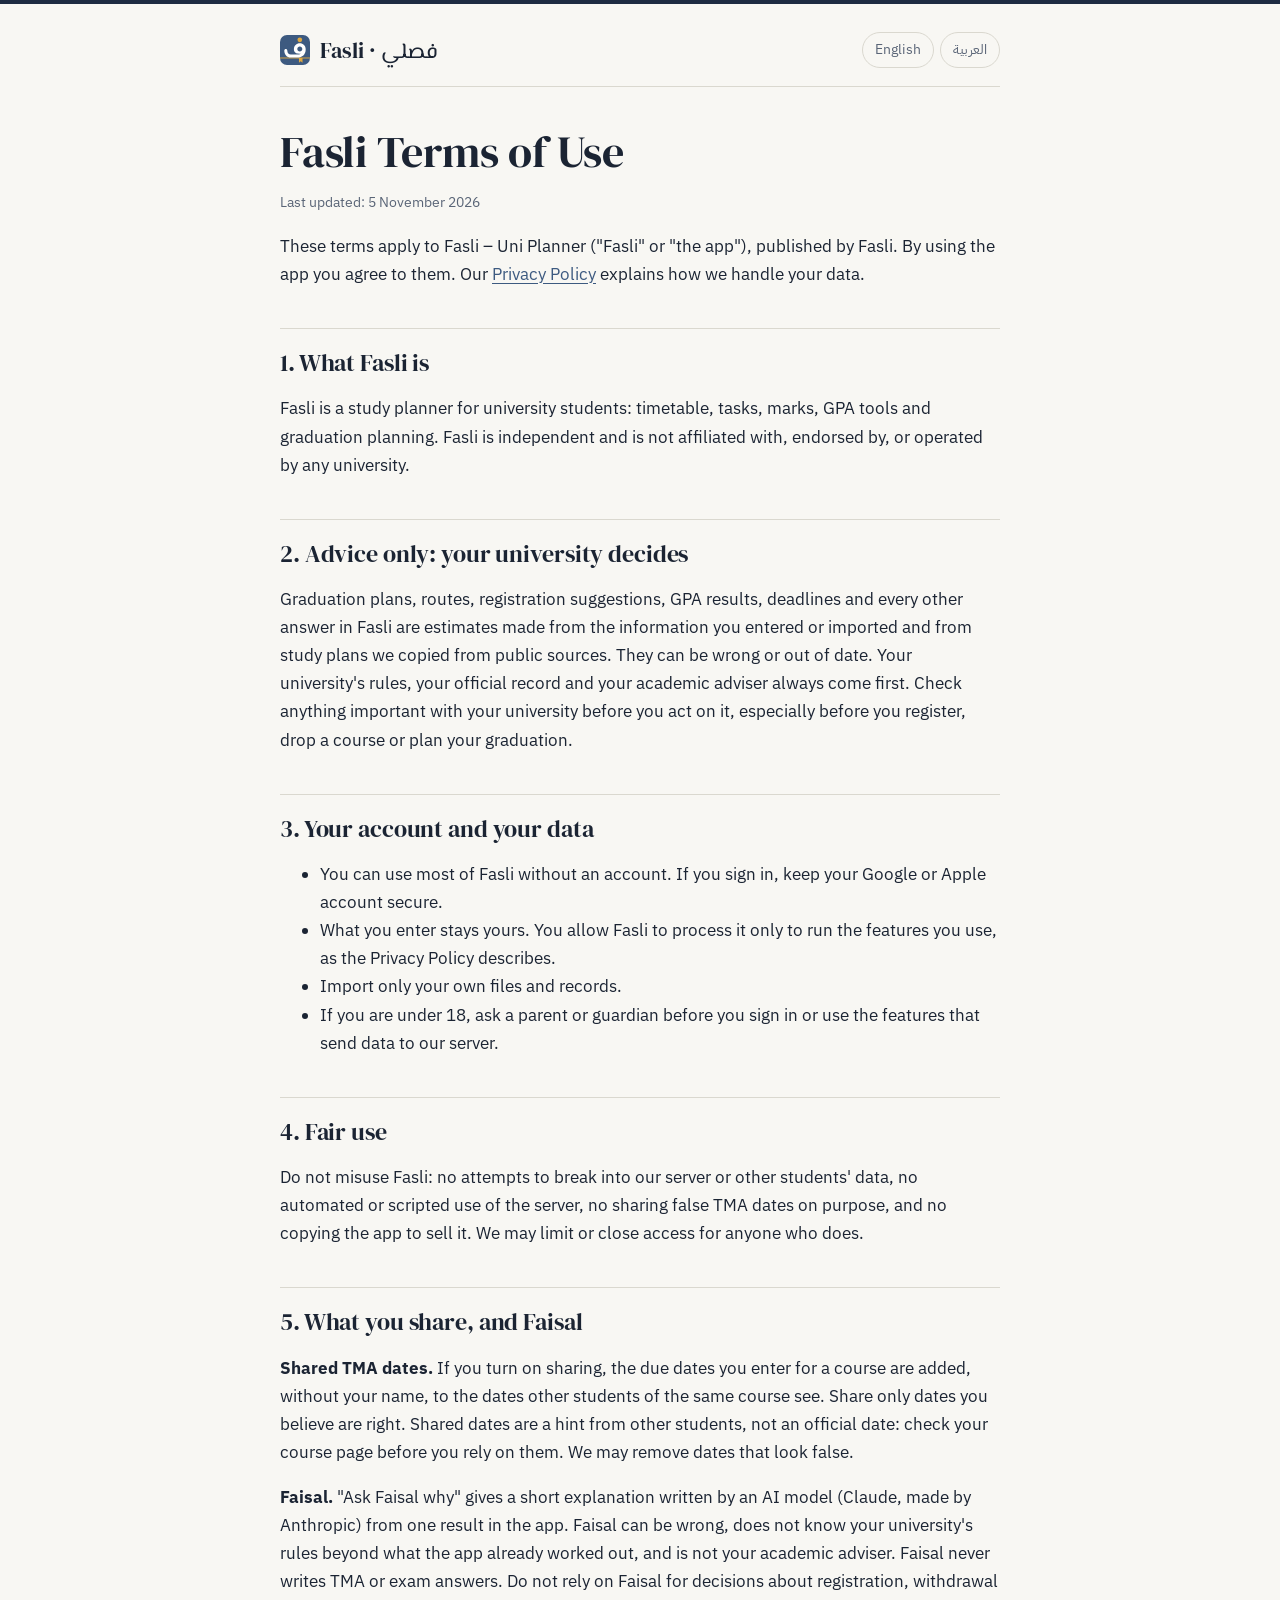
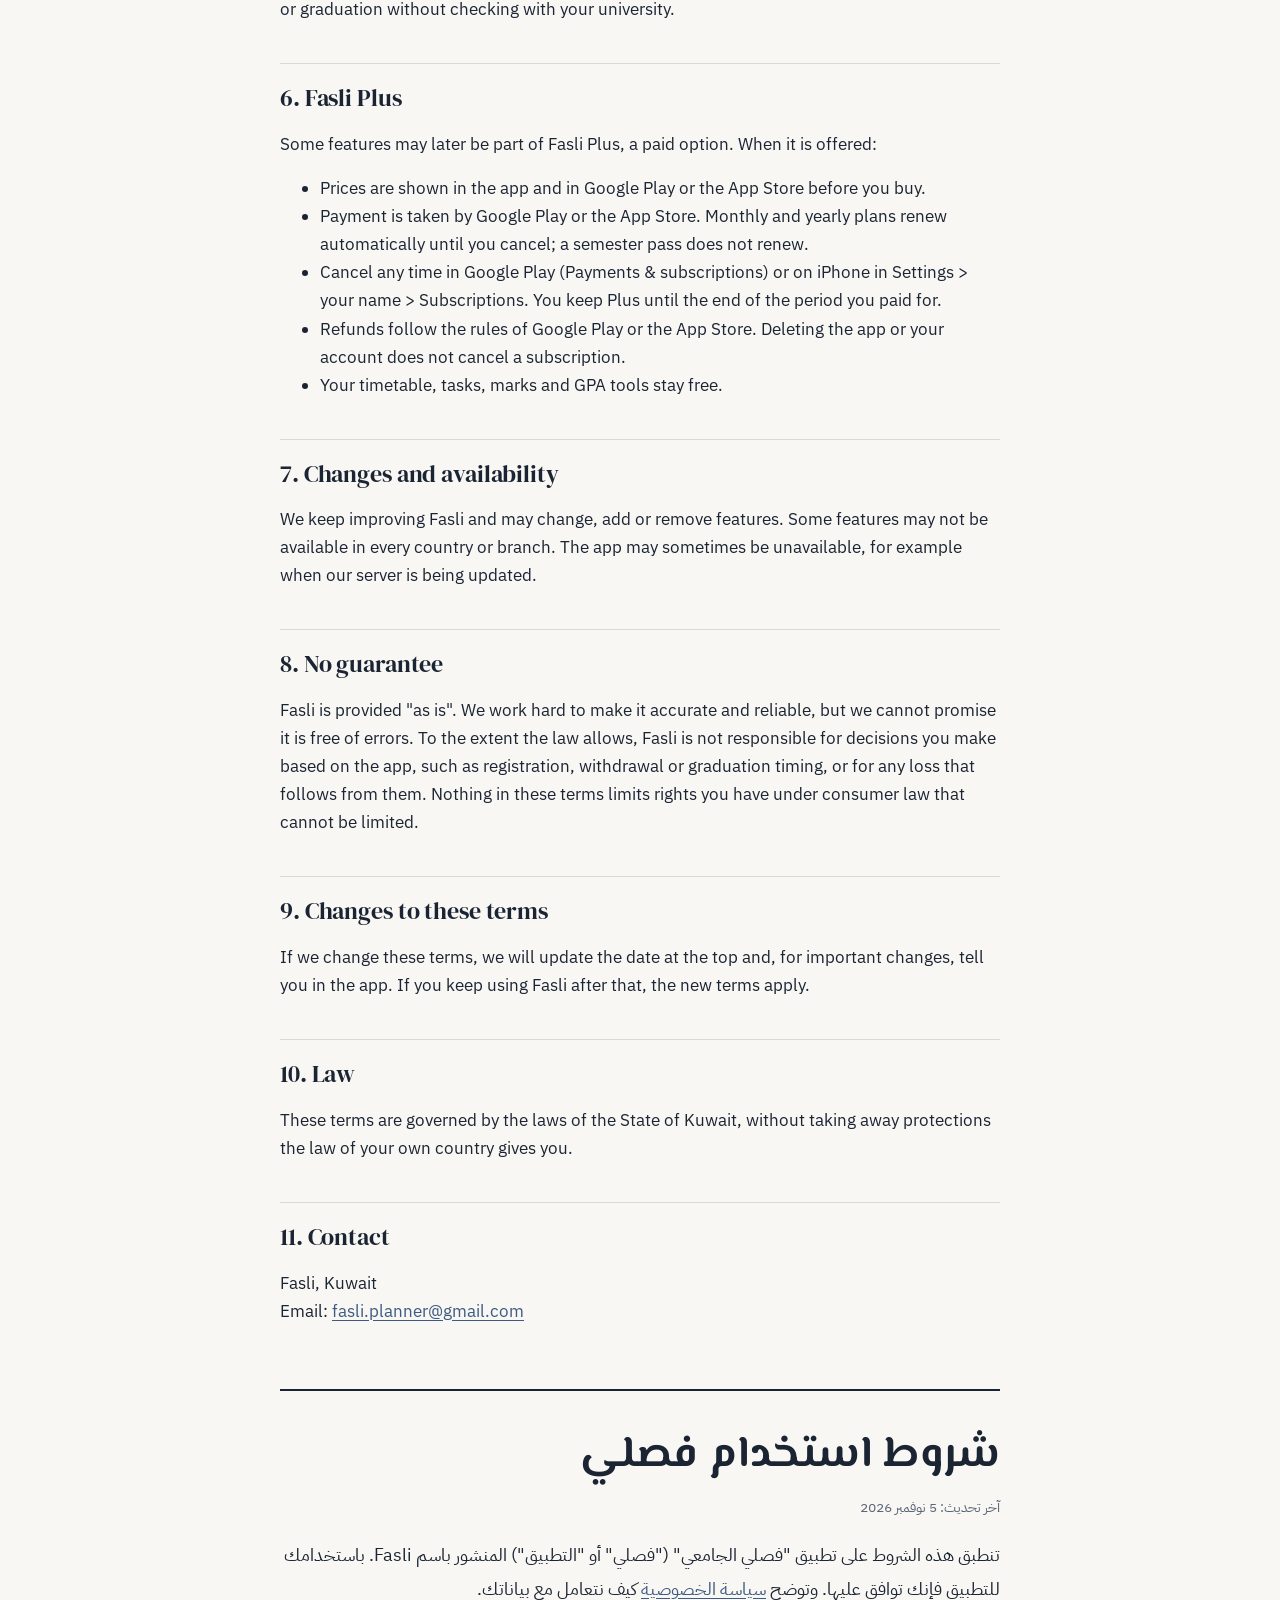
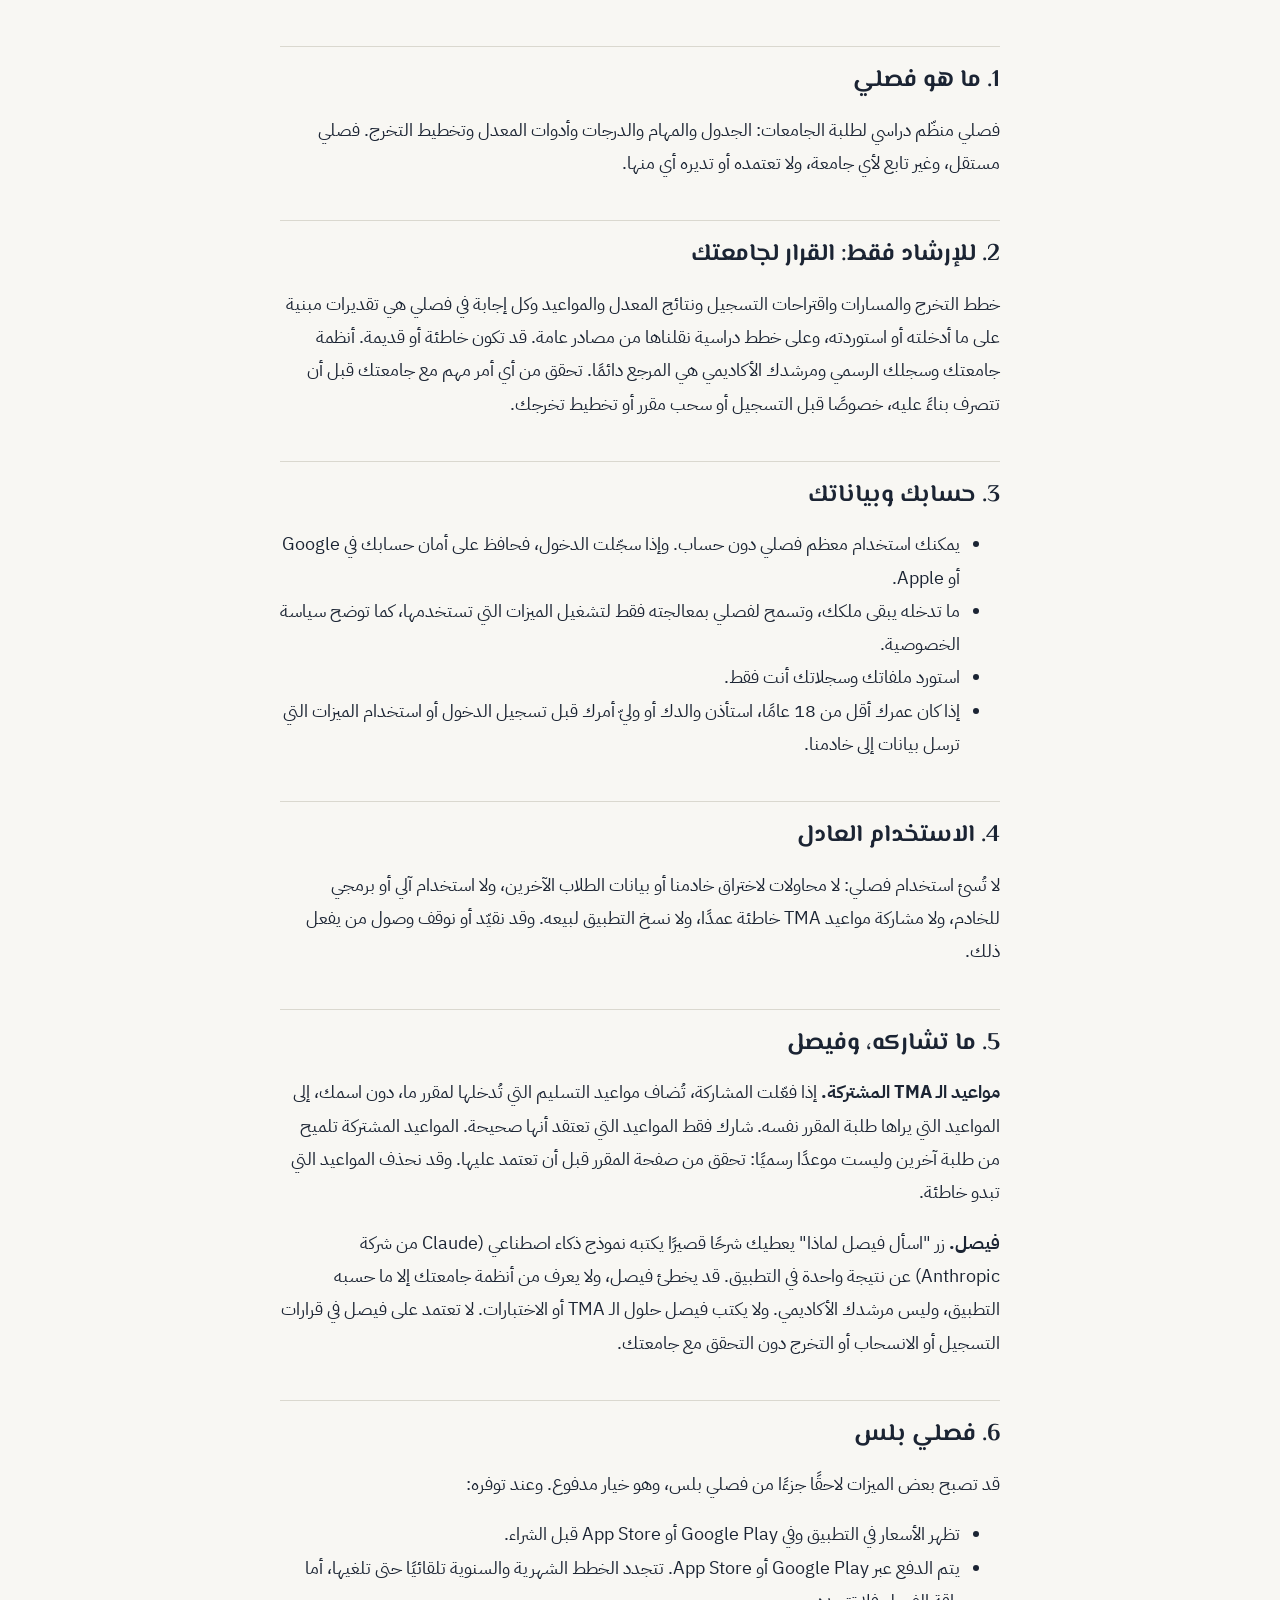
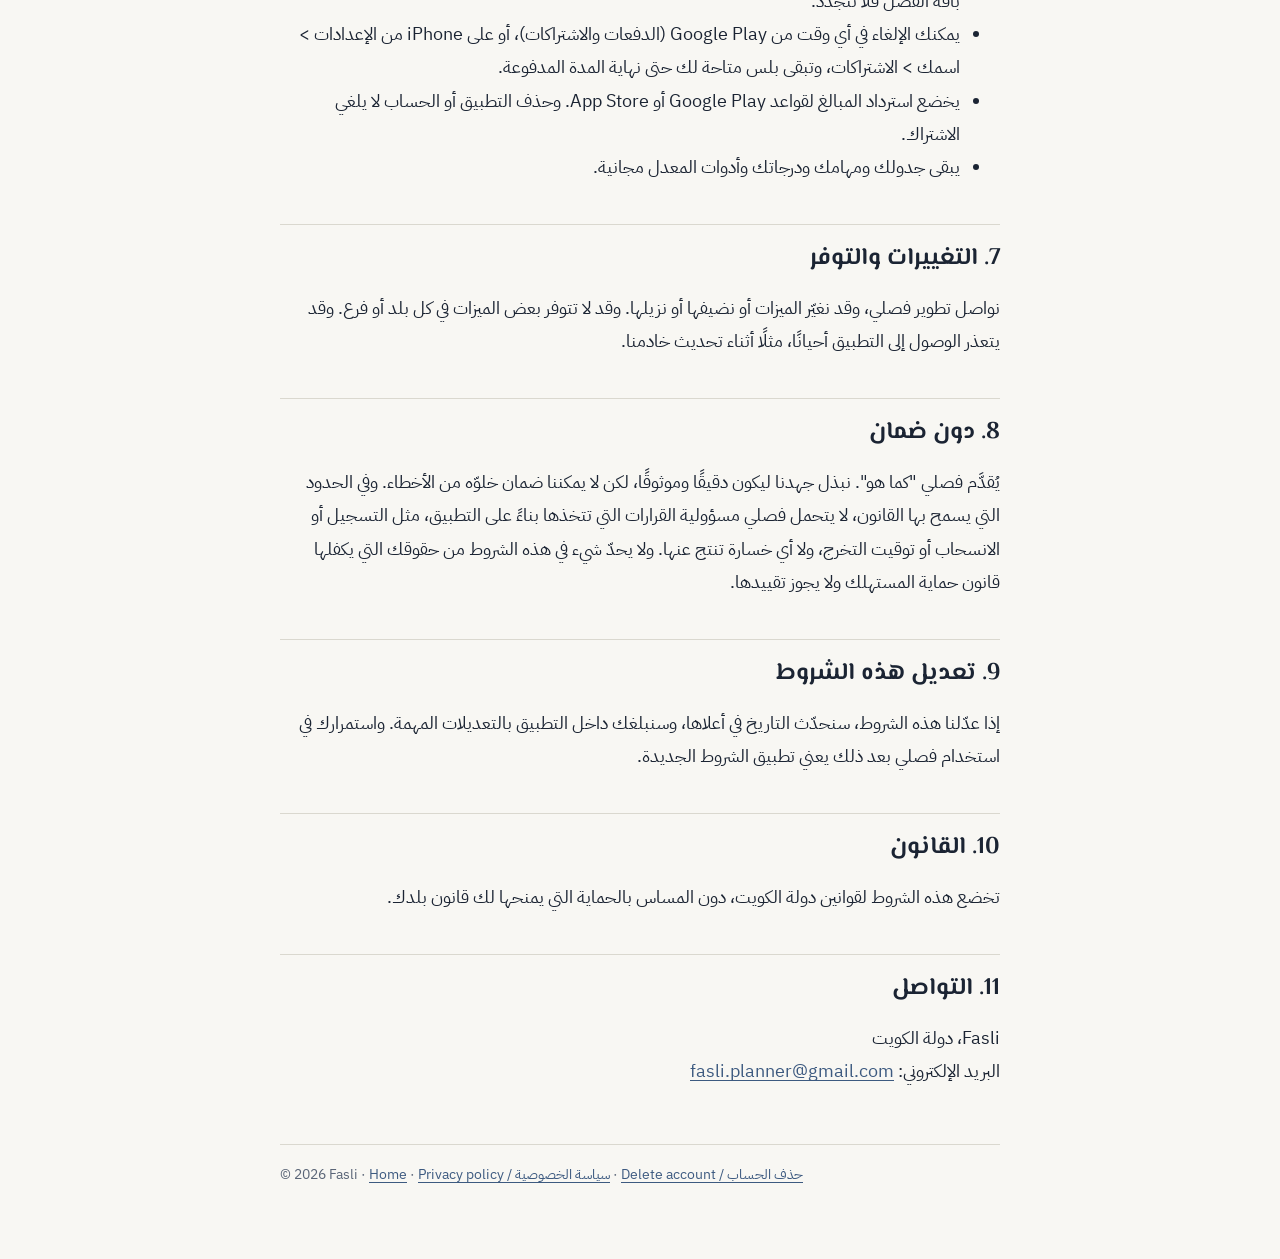
<file: terms/index.html>
<!doctype html>
<html lang="en">
<head>
<meta charset="utf-8">
<meta name="viewport" content="width=device-width, initial-scale=1">
<title>Fasli Terms of Use | شروط الاستخدام</title>
<meta name="description" content="Terms of use for Fasli – Uni Planner, the study planner app for university students.">
<link rel="stylesheet" href="../style.css">
</head>
<body>
<main>
<header>
  <a class="brand" href="../">Fasli · فصلي</a>
  <nav><a href="#en">English</a><a href="#ar">العربية</a></nav>
</header>

<section id="en" lang="en" dir="ltr">
<h1>Fasli Terms of Use</h1>
<p class="updated">Last updated: 5 November 2026</p>

<p>These terms apply to Fasli – Uni Planner ("Fasli" or "the app"), published by Fasli. By using the app you agree to them. Our <a href="../privacy/">Privacy Policy</a> explains how we handle your data.</p>

<h2>1. What Fasli is</h2>
<p>Fasli is a study planner for university students: timetable, tasks, marks, GPA tools and graduation planning. Fasli is independent and is not affiliated with, endorsed by, or operated by any university.</p>

<h2>2. Advice only: your university decides</h2>
<p>Graduation plans, routes, registration suggestions, GPA results, deadlines and every other answer in Fasli are estimates made from the information you entered or imported and from study plans we copied from public sources. They can be wrong or out of date. Your university's rules, your official record and your academic adviser always come first. Check anything important with your university before you act on it, especially before you register, drop a course or plan your graduation.</p>

<h2>3. Your account and your data</h2>
<ul>
  <li>You can use most of Fasli without an account. If you sign in, keep your Google or Apple account secure.</li>
  <li>What you enter stays yours. You allow Fasli to process it only to run the features you use, as the Privacy Policy describes.</li>
  <li>Import only your own files and records.</li>
  <li>If you are under 18, ask a parent or guardian before you sign in or use the features that send data to our server.</li>
</ul>

<h2>4. Fair use</h2>
<p>Do not misuse Fasli: no attempts to break into our server or other students' data, no automated or scripted use of the server, no sharing false TMA dates on purpose, and no copying the app to sell it. We may limit or close access for anyone who does.</p>

<h2>5. What you share, and Faisal</h2>
<p><b>Shared TMA dates.</b> If you turn on sharing, the due dates you enter for a course are added, without your name, to the dates other students of the same course see. Share only dates you believe are right. Shared dates are a hint from other students, not an official date: check your course page before you rely on them. We may remove dates that look false.</p>
<p><b>Faisal.</b> "Ask Faisal why" gives a short explanation written by an AI model (Claude, made by Anthropic) from one result in the app. Faisal can be wrong, does not know your university's rules beyond what the app already worked out, and is not your academic adviser. Faisal never writes TMA or exam answers. Do not rely on Faisal for decisions about registration, withdrawal or graduation without checking with your university.</p>

<h2>6. Fasli Plus</h2>
<p>Some features may later be part of Fasli Plus, a paid option. When it is offered:</p>
<ul>
  <li>Prices are shown in the app and in Google Play or the App Store before you buy.</li>
  <li>Payment is taken by Google Play or the App Store. Monthly and yearly plans renew automatically until you cancel; a semester pass does not renew.</li>
  <li>Cancel any time in Google Play (Payments &amp; subscriptions) or on iPhone in Settings &gt; your name &gt; Subscriptions. You keep Plus until the end of the period you paid for.</li>
  <li>Refunds follow the rules of Google Play or the App Store. Deleting the app or your account does not cancel a subscription.</li>
  <li>Your timetable, tasks, marks and GPA tools stay free.</li>
</ul>

<h2>7. Changes and availability</h2>
<p>We keep improving Fasli and may change, add or remove features. Some features may not be available in every country or branch. The app may sometimes be unavailable, for example when our server is being updated.</p>

<h2>8. No guarantee</h2>
<p>Fasli is provided "as is". We work hard to make it accurate and reliable, but we cannot promise it is free of errors. To the extent the law allows, Fasli is not responsible for decisions you make based on the app, such as registration, withdrawal or graduation timing, or for any loss that follows from them. Nothing in these terms limits rights you have under consumer law that cannot be limited.</p>

<h2>9. Changes to these terms</h2>
<p>If we change these terms, we will update the date at the top and, for important changes, tell you in the app. If you keep using Fasli after that, the new terms apply.</p>

<h2>10. Law</h2>
<p>These terms are governed by the laws of the State of Kuwait, without taking away protections the law of your own country gives you.</p>

<h2>11. Contact</h2>
<p>Fasli, Kuwait<br>Email: <a href="mailto:fasli.planner@gmail.com">fasli.planner@gmail.com</a></p>
</section>

<section id="ar" lang="ar" dir="rtl">
<h1>شروط استخدام فصلي</h1>
<p class="updated">آخر تحديث: 5 نوفمبر 2026</p>

<p>تنطبق هذه الشروط على تطبيق "فصلي الجامعي" ("فصلي" أو "التطبيق") المنشور باسم Fasli. باستخدامك للتطبيق فإنك توافق عليها. وتوضح <a href="../privacy/#ar">سياسة الخصوصية</a> كيف نتعامل مع بياناتك.</p>

<h2>1. ما هو فصلي</h2>
<p>فصلي منظّم دراسي لطلبة الجامعات: الجدول والمهام والدرجات وأدوات المعدل وتخطيط التخرج. فصلي مستقل، وغير تابع لأي جامعة، ولا تعتمده أو تديره أي منها.</p>

<h2>2. للإرشاد فقط: القرار لجامعتك</h2>
<p>خطط التخرج والمسارات واقتراحات التسجيل ونتائج المعدل والمواعيد وكل إجابة في فصلي هي تقديرات مبنية على ما أدخلته أو استوردته، وعلى خطط دراسية نقلناها من مصادر عامة. قد تكون خاطئة أو قديمة. أنظمة جامعتك وسجلك الرسمي ومرشدك الأكاديمي هي المرجع دائمًا. تحقق من أي أمر مهم مع جامعتك قبل أن تتصرف بناءً عليه، خصوصًا قبل التسجيل أو سحب مقرر أو تخطيط تخرجك.</p>

<h2>3. حسابك وبياناتك</h2>
<ul>
  <li>يمكنك استخدام معظم فصلي دون حساب. وإذا سجّلت الدخول، فحافظ على أمان حسابك في Google أو Apple.</li>
  <li>ما تدخله يبقى ملكك، وتسمح لفصلي بمعالجته فقط لتشغيل الميزات التي تستخدمها، كما توضح سياسة الخصوصية.</li>
  <li>استورد ملفاتك وسجلاتك أنت فقط.</li>
  <li>إذا كان عمرك أقل من 18 عامًا، استأذن والدك أو وليّ أمرك قبل تسجيل الدخول أو استخدام الميزات التي ترسل بيانات إلى خادمنا.</li>
</ul>

<h2>4. الاستخدام العادل</h2>
<p>لا تُسئ استخدام فصلي: لا محاولات لاختراق خادمنا أو بيانات الطلاب الآخرين، ولا استخدام آلي أو برمجي للخادم، ولا مشاركة مواعيد TMA خاطئة عمدًا، ولا نسخ التطبيق لبيعه. وقد نقيّد أو نوقف وصول من يفعل ذلك.</p>

<h2>5. ما تشاركه، وفيصل</h2>
<p><b>مواعيد الـ TMA المشتركة.</b> إذا فعّلت المشاركة، تُضاف مواعيد التسليم التي تُدخلها لمقرر ما، دون اسمك، إلى المواعيد التي يراها طلبة المقرر نفسه. شارك فقط المواعيد التي تعتقد أنها صحيحة. المواعيد المشتركة تلميح من طلبة آخرين وليست موعدًا رسميًا: تحقق من صفحة المقرر قبل أن تعتمد عليها. وقد نحذف المواعيد التي تبدو خاطئة.</p>
<p><b>فيصل.</b> زر "اسأل فيصل لماذا" يعطيك شرحًا قصيرًا يكتبه نموذج ذكاء اصطناعي (Claude من شركة Anthropic) عن نتيجة واحدة في التطبيق. قد يخطئ فيصل، ولا يعرف من أنظمة جامعتك إلا ما حسبه التطبيق، وليس مرشدك الأكاديمي. ولا يكتب فيصل حلول الـ TMA أو الاختبارات. لا تعتمد على فيصل في قرارات التسجيل أو الانسحاب أو التخرج دون التحقق مع جامعتك.</p>

<h2>6. فصلي بلس</h2>
<p>قد تصبح بعض الميزات لاحقًا جزءًا من فصلي بلس، وهو خيار مدفوع. وعند توفره:</p>
<ul>
  <li>تظهر الأسعار في التطبيق وفي Google Play أو App Store قبل الشراء.</li>
  <li>يتم الدفع عبر Google Play أو App Store. تتجدد الخطط الشهرية والسنوية تلقائيًا حتى تلغيها، أما باقة الفصل فلا تتجدد.</li>
  <li>يمكنك الإلغاء في أي وقت من Google Play (الدفعات والاشتراكات)، أو على iPhone من الإعدادات &gt; اسمك &gt; الاشتراكات، وتبقى بلس متاحة لك حتى نهاية المدة المدفوعة.</li>
  <li>يخضع استرداد المبالغ لقواعد Google Play أو App Store. وحذف التطبيق أو الحساب لا يلغي الاشتراك.</li>
  <li>يبقى جدولك ومهامك ودرجاتك وأدوات المعدل مجانية.</li>
</ul>

<h2>7. التغييرات والتوفر</h2>
<p>نواصل تطوير فصلي، وقد نغيّر الميزات أو نضيفها أو نزيلها. وقد لا تتوفر بعض الميزات في كل بلد أو فرع. وقد يتعذر الوصول إلى التطبيق أحيانًا، مثلًا أثناء تحديث خادمنا.</p>

<h2>8. دون ضمان</h2>
<p>يُقدَّم فصلي "كما هو". نبذل جهدنا ليكون دقيقًا وموثوقًا، لكن لا يمكننا ضمان خلوّه من الأخطاء. وفي الحدود التي يسمح بها القانون، لا يتحمل فصلي مسؤولية القرارات التي تتخذها بناءً على التطبيق، مثل التسجيل أو الانسحاب أو توقيت التخرج، ولا أي خسارة تنتج عنها. ولا يحدّ شيء في هذه الشروط من حقوقك التي يكفلها قانون حماية المستهلك ولا يجوز تقييدها.</p>

<h2>9. تعديل هذه الشروط</h2>
<p>إذا عدّلنا هذه الشروط، سنحدّث التاريخ في أعلاها، وسنبلغك داخل التطبيق بالتعديلات المهمة. واستمرارك في استخدام فصلي بعد ذلك يعني تطبيق الشروط الجديدة.</p>

<h2>10. القانون</h2>
<p>تخضع هذه الشروط لقوانين دولة الكويت، دون المساس بالحماية التي يمنحها لك قانون بلدك.</p>

<h2>11. التواصل</h2>
<p>Fasli، دولة الكويت<br>البريد الإلكتروني: <a href="mailto:fasli.planner@gmail.com">fasli.planner@gmail.com</a></p>
</section>

<footer>© 2026 Fasli · <a href="../">Home</a> · <a href="../privacy/">Privacy policy / سياسة الخصوصية</a> · <a href="../delete-account/">Delete account / حذف الحساب</a></footer>
</main>
</body>
</html>
</file>
<file: site.css>
/* Fasli site: home pages (/, /en/) */
:root{
  --ink:#1E2B42;--ink-2:#16202F;--slate:#3D5A80;--gold:#E0A83F;--gold-ink:#8A5E0E;
  --paper:#F8F7F3;--paper-2:#EFEDE6;--text:#1B2433;--muted:#5A6577;--rule:#DAD8CF;
  --on-ink:#F3F1EA;--on-ink-muted:#B7C0CE;--on-ink-rule:rgba(243,241,234,.14);
  --display:"DM Serif Display",Georgia,serif;
  --sans:"IBM Plex Sans","IBM Plex Sans Arabic",system-ui,sans-serif;
  color-scheme:light;
}
:root:lang(ar){--display:"El Messiri","IBM Plex Sans Arabic",serif;--sans:"IBM Plex Sans Arabic","IBM Plex Sans",Tahoma,sans-serif}
@media (prefers-color-scheme:dark){:root{
  --paper:#11161E;--paper-2:#161D28;--text:#E7EAEF;--muted:#A3ACBA;--rule:#2A3342;--gold-ink:#E9B95A;color-scheme:dark}}
*{box-sizing:border-box}
html{scroll-behavior:smooth;-webkit-text-size-adjust:100%}
body{margin:0;background:var(--paper);color:var(--text);font:17px/1.65 var(--sans);font-feature-settings:"tnum" 0}
:lang(ar) body,body:lang(ar){font-size:18px;line-height:1.85}
img{max-width:100%;display:block}
a{color:inherit}
.wrap{max-width:1140px;margin:0 auto;padding-inline:max(20px,env(safe-area-inset-left))}
.skip{position:absolute;inset-inline-start:12px;top:-80px;z-index:20;background:var(--gold);color:var(--ink);padding:10px 16px;font-weight:600;text-decoration:none}
.skip:focus{top:12px}
:focus-visible{outline:2px solid var(--gold);outline-offset:3px}

/* type */
h1,h2,h3{font-family:var(--display);font-weight:400;margin:0;text-wrap:balance;letter-spacing:-.005em}
:lang(ar) h1,:lang(ar) h2,:lang(ar) h3{font-weight:700;letter-spacing:0}
.eyebrow{font:600 12.5px/1.4 var(--sans);letter-spacing:.16em;text-transform:uppercase;color:var(--gold-ink);margin:0 0 18px;display:flex;align-items:center;gap:12px}
.eyebrow::before{content:"";width:28px;height:1px;background:currentColor;opacity:.7}
:lang(ar) .eyebrow{letter-spacing:0;font-size:15px}
h2{font-size:clamp(34px,4.6vw,52px);line-height:1.08;margin-bottom:22px}
:lang(ar) h2{line-height:1.4}
.lede{color:var(--muted);max-width:36em;margin:0}
.num{font-variant-numeric:tabular-nums}

/* hero */
.hero{background:var(--ink);color:var(--on-ink);position:relative;overflow:hidden;isolation:isolate}
.hero::before{content:"";position:absolute;inset:0;z-index:-1;background:repeating-linear-gradient(to bottom,transparent 0 47px,rgba(243,241,234,.045) 47px 48px)}
.hero::after{content:"";position:absolute;z-index:-1;width:560px;height:560px;inset-inline-end:-150px;top:-170px;opacity:.07;
  background:url("data:image/svg+xml,%3Csvg xmlns='http://www.w3.org/2000/svg' viewBox='-50 -50 100 100'%3E%3Cg fill='none' stroke='%23F3F1EA' stroke-width='.6'%3E%3Crect x='-30' y='-30' width='60' height='60'/%3E%3Crect x='-30' y='-30' width='60' height='60' transform='rotate(45)'/%3E%3Ccircle r='42.4'/%3E%3Ccircle r='14'/%3E%3C/g%3E%3C/svg%3E") center/contain no-repeat}
.top{display:flex;align-items:center;justify-content:space-between;gap:20px;padding-block:22px;border-bottom:1px solid var(--on-ink-rule)}
.brand{display:flex;align-items:center;gap:12px;text-decoration:none;color:var(--on-ink)}
.brand .tile{width:34px;height:34px;border-radius:8px}
.brand .wm{height:24px;width:auto}
.brand .wm-ar{font:700 22px/1 "El Messiri",serif;padding-top:2px}
.top nav{display:flex;align-items:center;gap:28px;font-size:15px}
.top nav a{text-decoration:none;color:var(--on-ink-muted);transition:color .2s}
.top nav a:hover{color:var(--on-ink)}
.top nav .lang{color:var(--on-ink);border:1px solid var(--on-ink-rule);padding:6px 14px;border-radius:999px}
.top nav .lang:hover{border-color:var(--gold)}
.hero-grid{display:grid;grid-template-columns:minmax(0,1.15fr) minmax(0,.85fr);gap:56px;align-items:center;padding-block:76px 40px}
.hero .eyebrow{color:var(--gold)}
.hero h1{font-size:clamp(46px,7vw,88px);line-height:1.0;margin-bottom:28px}
:lang(ar) .hero h1{line-height:1.3;font-size:clamp(44px,6.4vw,80px)}
.hero h1 em{font-style:italic;color:var(--gold)}
:lang(ar) .hero h1 em{font-style:normal}
.hero .lede{color:var(--on-ink-muted);font-size:19px;max-width:31em}
:lang(ar) .hero .lede{font-size:20px}
.actions{display:flex;flex-wrap:wrap;align-items:center;gap:14px 28px;margin:36px 0 28px}
.btn{display:inline-flex;align-items:center;gap:10px;background:var(--gold);color:var(--ink);font-weight:600;text-decoration:none;padding:15px 24px;border-radius:3px;transition:background .2s,transform .2s}
.btn:hover{background:#ECB955}
.btn:active{transform:translateY(1px)}
.textlink{color:var(--on-ink);text-decoration:none;font-weight:500;border-bottom:1px solid var(--on-ink-rule);padding-bottom:3px;transition:border-color .2s}
.textlink:hover{border-color:var(--gold)}
.arrow{display:inline-block;transition:transform .2s}
a:hover .arrow{transform:translateX(3px)}
:lang(ar) .arrow{transform:scaleX(-1)}
:lang(ar) a:hover .arrow{transform:scaleX(-1) translateX(3px)}
.facts{display:flex;flex-wrap:wrap;gap:6px 0;margin:0;padding:0;list-style:none;font-size:14px;color:var(--on-ink-muted)}
.facts li+li::before{content:"";display:inline-block;width:3px;height:3px;border-radius:50%;background:var(--gold);vertical-align:middle;margin-inline:12px}
.where{font-size:14px;color:var(--on-ink-muted);opacity:.85;margin:10px 0 0}

.stage{position:relative;justify-self:center;width:min(310px,100%)}
.phone{position:relative;width:100%;aspect-ratio:720/1558;padding:9px;border-radius:44px;background:#0C121C;
  box-shadow:0 0 0 1px rgba(243,241,234,.10),0 1px 0 1px rgba(243,241,234,.06) inset,0 40px 80px -30px rgba(0,0,0,.65)}
.phone img{width:100%;height:100%;object-fit:cover;object-position:top;border-radius:35px;background:#F5F7FB}
.note{position:absolute;display:flex;align-items:center;gap:10px;font-size:13px;color:var(--on-ink-muted);white-space:nowrap}
.note i{display:block;height:1px;width:64px;background:var(--gold);position:relative}
.note i::after{content:"";position:absolute;inset-inline-end:-3px;top:-3px;width:7px;height:7px;border-radius:50%;border:1px solid var(--gold);background:var(--ink)}
.note b{font-weight:500;color:var(--on-ink)}
.note.n1{top:29%;inset-inline-end:calc(100% - 18px);flex-direction:row}
.note.n2{top:66%;inset-inline-start:calc(100% - 22px);flex-direction:row-reverse}
.note.n2 i::after{inset-inline-end:auto;inset-inline-start:-3px}

/* semester ruler */
.ruler{padding-block:8px 34px}
.ruler .track{position:relative;height:30px;display:flex;justify-content:space-between;align-items:flex-end;border-bottom:1px solid rgba(243,241,234,.32)}
.ruler .track i{width:1px;height:8px;background:rgba(243,241,234,.32)}
.ruler .track i:nth-child(7n+1){height:14px;background:rgba(243,241,234,.55)}
.ruler .track i:nth-of-type(14){height:14px;background:rgba(243,241,234,.55)}
.ruler .done{position:absolute;inset-inline-start:0;bottom:-1px;height:2px;width:calc(5 / 13 * 100%);background:var(--on-ink)}
.ruler .mark{position:absolute;bottom:0;inset-inline-start:calc(5 / 13 * 100%);width:14px;height:20px;margin-inline-start:-7px;background:var(--gold);clip-path:polygon(0 0,100% 0,100% 100%,50% 72%,0 100%)}
.ruler .labels{display:flex;justify-content:space-between;font-size:12px;color:var(--on-ink-muted);padding-top:10px;position:relative}
.ruler .labels .now{position:absolute;inset-inline-start:calc(5 / 13 * 100%);transform:translateX(-50%);color:var(--gold);font-weight:600}
:lang(ar) .ruler .labels .now{transform:translateX(50%)}

/* sections */
section{padding-block:120px}
.split{display:grid;grid-template-columns:minmax(0,1fr) minmax(0,1fr);gap:80px;align-items:center}
.split .stage{width:min(300px,100%)}
.split .phone{box-shadow:0 0 0 1px rgba(30,43,66,.08),0 40px 70px -35px rgba(30,43,66,.45)}
.ledger{margin:36px 0 0;padding:0;border-top:1px solid var(--rule)}
.ledger div{display:flex;align-items:baseline;gap:14px;padding-block:15px;border-bottom:1px solid var(--rule)}
.ledger dt{font-weight:600;white-space:nowrap}
.ledger dt::after{content:"";flex:1}
.ledger .dots{flex:1;border-bottom:1.5px dotted var(--rule);transform:translateY(-5px);min-width:24px}
.ledger dd{margin:0;color:var(--muted);text-align:end}
.fine{font-size:14px;color:var(--muted);margin:20px 0 0}

/* five tabs */
.tabs-sec{background:var(--paper-2);border-block:1px solid var(--rule)}
.tabs-grid{display:grid;grid-template-columns:minmax(0,1.1fr) minmax(0,.9fr);gap:80px;align-items:center}
.toc{list-style:none;margin:40px 0 0;padding:0;border-top:1px solid var(--rule)}
.toc button{all:unset;box-sizing:border-box;cursor:pointer;width:100%;display:grid;grid-template-columns:44px minmax(0,1fr);gap:4px 16px;padding:20px 0;border-bottom:1px solid var(--rule);position:relative}
.toc button::before{content:"";position:absolute;inset-inline-start:0;bottom:-1px;height:2px;width:0;background:var(--gold);transition:width .45s cubic-bezier(.2,.7,.2,1)}
.toc button[aria-pressed="true"]::before{width:100%}
.toc .n{grid-row:span 2;font:400 22px/1.2 var(--display);color:var(--muted);font-variant-numeric:tabular-nums}
.toc .t{font:400 26px/1.2 var(--display);color:var(--text)}
:lang(ar) .toc .t{font-weight:700;font-size:24px;line-height:1.5}
.toc .d{color:var(--muted);font-size:16px;max-height:0;overflow:hidden;opacity:0;transition:max-height .45s ease,opacity .3s ease}
.toc button[aria-pressed="true"] .d{max-height:120px;opacity:1}
.toc button[aria-pressed="true"] .n{color:var(--gold-ink)}
.toc button:hover .t{text-decoration:underline;text-decoration-color:var(--gold);text-underline-offset:6px;text-decoration-thickness:1px}
.tabs-grid .phone img{transition:opacity .25s ease}
.tabs-grid .phone img.fade{opacity:0}

/* catalogue */
.cat{display:grid;grid-template-columns:repeat(4,minmax(0,1fr));gap:40px;margin-top:56px}
.cat h3{font:600 13px/1.4 var(--sans);letter-spacing:.14em;text-transform:uppercase;color:var(--gold-ink);padding-top:16px;border-top:2px solid var(--text);margin-bottom:6px}
:lang(ar) .cat h3{letter-spacing:0;font-size:16px}
.cat ul{list-style:none;margin:0;padding:0}
.cat li{padding-block:13px;border-bottom:1px solid var(--rule);font-size:16px;line-height:1.5}

/* data band */
.data{background:var(--ink);color:var(--on-ink)}
.data .eyebrow{color:var(--gold)}
.data .lede{color:var(--on-ink-muted)}
.pledges{display:grid;grid-template-columns:repeat(4,minmax(0,1fr));margin:56px 0 40px;border-top:1px solid var(--on-ink-rule)}
.pledges div{padding:26px 28px 0 0;border-inline-end:1px solid var(--on-ink-rule);padding-inline:0 28px}
.pledges div+div{padding-inline-start:28px}
.pledges div:last-child{border:0}
.pledges b{display:block;font:400 25px/1.25 var(--display);margin-bottom:10px}
:lang(ar) .pledges b{font-weight:700;font-size:22px;line-height:1.5}
.pledges p{margin:0;color:var(--on-ink-muted);font-size:15.5px}
.data .textlink{font-size:16px}

/* join: admit slip */
.slip{display:grid;grid-template-columns:220px minmax(0,1fr);background:var(--paper);border:1px solid var(--rule);border-radius:6px;max-width:920px;margin:0 auto;position:relative;box-shadow:0 30px 60px -40px rgba(30,43,66,.35)}
.slip .stub{padding:36px 30px;border-inline-end:1.5px dashed var(--rule);display:flex;flex-direction:column;justify-content:space-between;gap:30px;position:relative}
.slip .stub::before,.slip .stub::after{content:"";position:absolute;inset-inline-end:-12px;width:22px;height:22px;border-radius:50%;background:var(--paper-2);border:1px solid var(--rule)}
.slip .stub::before{top:-12px;clip-path:inset(50% 0 0 0)}
.slip .stub::after{bottom:-12px;clip-path:inset(0 0 50% 0)}
.slip .k{font:600 12px/1.4 var(--sans);letter-spacing:.16em;text-transform:uppercase;color:var(--gold-ink)}
:lang(ar) .slip .k{letter-spacing:0;font-size:14px}
.slip .big{font:400 40px/1 var(--display)}
:lang(ar) .slip .big{font-weight:700;font-size:34px;line-height:1.3}
.slip .body{padding:40px 44px}
.slip h2{font-size:clamp(28px,3.4vw,38px);margin-bottom:14px}
.slip p{margin:0 0 18px;color:var(--muted)}
.slip ul{margin:0 0 30px;padding:0;list-style:none;border-top:1px solid var(--rule)}
.slip li{padding:11px 0;border-bottom:1px solid var(--rule);display:flex;gap:14px}
.slip li::before{content:"";flex:none;width:10px;height:10px;border:1.5px solid var(--gold);border-radius:50%;margin-top:.55em}
.slip .btn{background:var(--ink);color:var(--on-ink)}
.slip .btn:hover{background:var(--slate)}
.slip .or{font-size:14px;color:var(--muted);margin-top:14px}
.join{background:var(--paper-2);border-top:1px solid var(--rule)}

/* footer */
footer{padding-block:64px 48px;font-size:14px;color:var(--muted)}
.foot{display:grid;grid-template-columns:minmax(0,1.3fr) minmax(0,1fr);gap:48px;align-items:start}
.foot .brand{color:var(--text);margin-bottom:18px}
.foot p{margin:0 0 10px;max-width:46em}
.foot ul{list-style:none;padding:0;margin:0;columns:2;column-gap:32px}
.foot li{padding-block:5px;break-inside:avoid}
.foot a{text-decoration:none;color:var(--text)}
.foot a:hover{text-decoration:underline;text-decoration-color:var(--gold);text-underline-offset:4px}
.base{display:flex;flex-wrap:wrap;justify-content:space-between;gap:10px;border-top:1px solid var(--rule);margin-top:48px;padding-top:22px}
.wm-dark{display:block}
@media (prefers-color-scheme:dark){
  .split .phone{box-shadow:0 0 0 1px rgba(243,241,234,.08),0 40px 70px -35px rgba(0,0,0,.7)}
  .cat h3{border-top-color:var(--muted)}
  .slip .btn{background:var(--gold);color:var(--ink)}
  .slip .btn:hover{background:#ECB955}
}

/* motion on enter */
.rise{opacity:0;transform:translateY(18px);transition:opacity .8s ease,transform .8s cubic-bezier(.2,.7,.2,1)}
.rise.in{opacity:1;transform:none}
@media (prefers-reduced-motion:reduce){html{scroll-behavior:auto}*,.rise{transition:none!important;animation:none!important}.rise{opacity:1;transform:none}}

/* responsive */
@media (max-width:1080px){.note{display:none}}
@media (max-width:960px){
  .hero-grid,.split,.tabs-grid{grid-template-columns:1fr;gap:56px}
  .hero-grid{padding-block:56px 32px}
  .cat{grid-template-columns:repeat(2,minmax(0,1fr))}
  .pledges{grid-template-columns:repeat(2,minmax(0,1fr))}
  .pledges div{border:0!important;padding-inline:0 20px!important;padding-bottom:20px}
  .tabs-grid .stage{order:-1}
  section{padding-block:88px}
}
@media (max-width:720px){
  .top nav a:not(.lang){display:none}
  .split .stage{order:-1}
  .cat,.pledges{grid-template-columns:1fr}
  .slip{grid-template-columns:1fr}
  .slip .stub{border-inline-end:0;border-bottom:1.5px dashed var(--rule);flex-direction:row;align-items:flex-end;padding:26px 24px}
  .slip .stub::before{top:auto;bottom:-12px;inset-inline-start:-12px;inset-inline-end:auto;clip-path:inset(0 0 0 50%)}
  .slip .stub::after{bottom:-12px;inset-inline-end:-12px;clip-path:inset(0 50% 0 0)}
  .slip .body{padding:30px 24px}
  .slip .stub .k:last-child{display:none}
  .slip .stub{justify-content:flex-start;align-items:baseline;gap:18px}
  .foot ul{columns:1}
  .foot{grid-template-columns:1fr}
  .ledger div{flex-wrap:wrap;gap:2px 14px}
  .ledger .dots{display:none}
  .ledger dd{text-align:start;width:100%}
  .ruler .labels span:nth-child(3){display:none}
  section{padding-block:72px}
  .stage{width:min(270px,78vw)}
}
@media (prefers-color-scheme:dark){.foot .wm-dark{content:url(img/wordmark-light.svg)}}
</file>
<file: motion.css>
/* Fasli site: motion layer (loaded after site.css) */
:root{--ease:cubic-bezier(.2,.7,.2,1);--vh:100vh}
@supports (height:100svh){:root{--vh:100svh}}
.sr{position:absolute;width:1px;height:1px;overflow:hidden;clip:rect(0 0 0 0);white-space:nowrap}

/* ---------- sticky top bar ---------- */
.bar-top{position:fixed;inset:0 0 auto;z-index:30;background:rgba(22,32,47,.92);-webkit-backdrop-filter:saturate(1.2) blur(10px);backdrop-filter:saturate(1.2) blur(10px);color:var(--on-ink);
  transform:translateY(-110%);transition:transform .5s var(--ease);border-bottom:1px solid var(--on-ink-rule)}
.bar-top.show{transform:none}
.bar-top .wrap{display:flex;align-items:center;justify-content:space-between;gap:16px;height:60px}
.bar-top .brand .tile{width:28px;height:28px}
.bar-top .brand .wm{height:20px}
.bar-top .brand .wm-ar{font-size:19px}
.weekchip{display:flex;align-items:center;gap:12px;font-size:13px;color:var(--on-ink-muted);font-variant-numeric:tabular-nums}
.weekchip .wk{min-width:9.5em;text-align:center;color:var(--on-ink)}
.weekchip .mr{position:relative;width:120px;height:2px;background:rgba(243,241,234,.18)}
.weekchip .mr i{position:absolute;inset-block:0;inset-inline-start:0;width:calc(var(--p,0)*100%);background:var(--gold)}
.weekchip .mr i::after{content:"";position:absolute;inset-inline-end:-5px;top:-5px;width:10px;height:12px;background:var(--gold);clip-path:polygon(0 0,100% 0,100% 100%,50% 72%,0 100%)}
.btn-sm{padding:9px 16px;font-size:14px}
.readbar{display:none}

/* ---------- hero ---------- */
.hero{min-height:min(980px,calc(var(--vh) + 40px))}
.dust{position:absolute;inset:0;width:100%;height:100%;z-index:-1;pointer-events:none}
.fa-line{position:absolute;z-index:-1;width:min(700px,60vw);inset-inline-end:-10vw;bottom:-90px;pointer-events:none;overflow:visible}
.fa-line path{fill:none;stroke:rgba(243,241,234,.17);stroke-width:2;stroke-dasharray:1;stroke-dashoffset:1;vector-effect:non-scaling-stroke}
.fa-line .fa-rule{stroke:rgba(224,168,63,.5);stroke-width:2.5}
.fa-line .fa-dot{fill:none;stroke:rgba(224,168,63,.55);stroke-width:2;vector-effect:non-scaling-stroke;transform-origin:380px 78px;transform:scale(0)}
.js .fa-line path{animation:draw 3.2s var(--ease) .4s forwards}
.js .fa-line .fa-rule{animation-delay:2.2s;animation-duration:1.4s}
.js .fa-line .fa-dot{animation:pop .7s var(--ease) 2.8s forwards}
.no-js .fa-line path{stroke-dashoffset:0}.no-js .fa-line .fa-dot{transform:none}
@keyframes draw{to{stroke-dashoffset:0}}
@keyframes pop{0%{transform:scale(0)}70%{transform:scale(1.15)}100%{transform:scale(1)}}

.hero h1 .w{display:inline-block;overflow:hidden;vertical-align:top;padding-bottom:.08em;margin-bottom:-.08em;padding-inline:.04em;margin-inline:-.04em}
.hero h1 .w>span{display:inline-block}
.js .hero h1 .w>span{transform:translateY(105%);animation:wordup 1s var(--ease) forwards;animation-delay:calc(.25s + var(--d)*.09s)}
@keyframes wordup{to{transform:none}}
.js .enter{opacity:0;transform:translateY(14px);animation:enter .9s var(--ease) forwards;animation-delay:calc(.3s + var(--d)*.09s)}
@keyframes enter{to{opacity:1;transform:none}}

.hero-stage{perspective:1200px;width:min(320px,100%)}
.hero-stage .phone{transform-style:preserve-3d;transform:rotateY(var(--ry,0deg)) rotateX(var(--rx,0deg));transition:transform .6s var(--ease)}
.js .hero-stage .phone{opacity:0;animation:phonein 1.2s var(--ease) .5s forwards}
@keyframes phonein{from{opacity:0;transform:translateY(40px) rotateX(8deg)}to{opacity:1}}
.phone::after{content:"";position:absolute;inset:9px;border-radius:35px;pointer-events:none;
  background:linear-gradient(115deg,rgba(255,255,255,0) 40%,rgba(255,255,255,.16) 50%,rgba(255,255,255,0) 60%);background-size:250% 100%;background-position:var(--sheen,120%) 0;mix-blend-mode:soft-light}

.fcard{position:absolute;z-index:2;background:var(--paper);color:var(--text);border:1px solid rgba(30,43,66,.10);border-radius:10px;padding:12px 14px;
  box-shadow:0 18px 40px -18px rgba(0,0,0,.55);font-size:12px;line-height:1.35;white-space:nowrap;
  translate:var(--tx,0) var(--ty,0);transition:translate .5s var(--ease)}
.fcard .k{display:block;color:var(--muted);font-size:10.5px;letter-spacing:.12em;text-transform:uppercase;font-weight:600}
:lang(ar) .fcard .k{letter-spacing:0;font-size:12px}
.fcard b{display:block;font:400 22px/1.15 var(--display);color:var(--text)}
:lang(ar) .fcard b{font-weight:700;font-size:18px;line-height:1.5}
.fcard .s{display:block;color:var(--muted);font-size:12px}
.fcard.c1{top:22%;inset-inline-start:-54%;background:var(--ink);color:var(--on-ink);border-color:rgba(243,241,234,.14)}
.fcard.c1 b{color:var(--gold);font-size:22px}
.fcard.c1 .k,.fcard.c1 .s{color:var(--on-ink-muted)}
.fcard.c1 .perf{position:absolute;inset-inline:0;bottom:30px;border-top:1px dashed rgba(243,241,234,.25)}
.fcard.c1 .s{margin-top:12px}
.fcard.c2{top:50%;inset-inline-end:-42%;display:flex;align-items:center;gap:10px}
.fcard.c2 svg{width:34px;height:34px;transform:rotate(-90deg)}
.fcard.c2 circle{fill:none;stroke:var(--rule);stroke-width:3}
.fcard.c2 .arc{stroke:var(--gold);stroke-dasharray:100;stroke-dashoffset:100;stroke-linecap:round}
.js .fcard.c2 .arc{animation:arc 1.6s var(--ease) 1.6s forwards}
@keyframes arc{to{stroke-dashoffset:79}}
.fcard.c2 b{font-size:17px}
.fcard.c3{top:70%;inset-inline-start:-38%}
.fcard.c3 .spark{display:flex;align-items:flex-end;gap:3px;height:22px;margin-top:6px}
.fcard.c3 .spark i{width:6px;height:var(--h);background:var(--slate);border-radius:1px;transform-origin:bottom;transform:scaleY(0)}
.fcard.c3 .spark i:last-child{background:var(--gold)}
.js .fcard.c3 .spark i{animation:grow .7s var(--ease) forwards}
.fcard.c3 .spark i:nth-child(1){animation-delay:1.9s}.fcard.c3 .spark i:nth-child(2){animation-delay:1.97s}.fcard.c3 .spark i:nth-child(3){animation-delay:2.04s}.fcard.c3 .spark i:nth-child(4){animation-delay:2.11s}.fcard.c3 .spark i:nth-child(5){animation-delay:2.18s}
.no-js .fcard.c3 .spark i{transform:none}
@keyframes grow{to{transform:none}}
.fcard.c4{top:6%;inset-inline-end:-38%;padding-inline-end:34px}
.fcard.c4 .bm{position:absolute;top:-1px;inset-inline-end:12px;width:12px;height:18px;background:var(--gold);clip-path:polygon(0 0,100% 0,100% 100%,50% 72%,0 100%)}
.fcard.c4 b{font-size:19px}
.js .fcard{opacity:0;animation:cardin .9s var(--ease) forwards}
.js .fcard.c4{animation-delay:1.1s}.js .fcard.c1{animation-delay:1.25s}.js .fcard.c2{animation-delay:1.4s}.js .fcard.c3{animation-delay:1.55s}
@keyframes cardin{from{opacity:0;transform:translateY(16px) scale(.96)}to{opacity:1;transform:none}}
.fcard>*{animation:none}
.bob .fcard{animation:cardin .9s var(--ease) forwards,bob 7s ease-in-out infinite}
.bob .fcard.c1{animation-delay:1.25s,2s}.bob .fcard.c2{animation-delay:1.4s,2.6s}.bob .fcard.c3{animation-delay:1.55s,3.1s}.bob .fcard.c4{animation-delay:1.1s,2.3s}
@keyframes bob{0%,100%{transform:translateY(0)}50%{transform:translateY(-8px)}}

/* hero ruler fills on load */
.js .ruler .done{width:0;animation:fillw 1.6s var(--ease) 1s forwards}
.js .ruler .mark{inset-inline-start:0;opacity:0;animation:slidemark 1.6s var(--ease) 1s forwards}
.js .ruler .labels .now{opacity:0;animation:enter .6s ease 2.5s forwards}
@keyframes fillw{to{width:calc(5 / 13 * 100%)}}
@keyframes slidemark{0%{opacity:0;inset-inline-start:0}10%{opacity:1}100%{opacity:1;inset-inline-start:calc(5 / 13 * 100%)}}

/* ---------- story (pinned) ---------- */
.story{position:relative;height:calc(var(--vh) * (var(--n) * .9 + 1));padding:0;background:var(--paper)}
.story-pin{position:sticky;top:0;height:var(--vh);overflow:hidden;display:flex;flex-direction:column;justify-content:center}
.story-grid{display:grid;grid-template-columns:minmax(0,1fr) minmax(0,1fr);gap:64px;align-items:center;width:100%}
.chaps{position:relative;min-height:470px}
.chap{position:absolute;inset:0;opacity:0;transform:translateY(24px);transition:opacity .5s ease,transform .7s var(--ease);pointer-events:none}
.chap.on{opacity:1;transform:none;pointer-events:auto}
.chap.past{transform:translateY(-24px)}
.cnum{font:400 15px/1 var(--display);color:var(--gold-ink);margin:0 0 14px;letter-spacing:.04em}
.cnum span{color:var(--muted)}
.chap h3{font-size:clamp(34px,4.4vw,56px);line-height:1.06;margin-bottom:20px}
:lang(ar) .chap h3{line-height:1.4;font-size:clamp(32px,4vw,50px)}
.fill{font-size:19px;line-height:1.6;max-width:30em;margin:0 0 28px}
:lang(ar) .fill{font-size:20px;line-height:1.85}
.fill span{color:var(--rule);transition:color .35s ease}
.fill span.lit{color:var(--text)}
@media (prefers-color-scheme:dark){.fill span{color:#3A4456}}
.no-js .fill span{color:var(--text)}

.inst{border:1px solid var(--rule);background:var(--paper);border-radius:10px;padding:16px 18px;max-width:380px;box-shadow:0 20px 40px -32px rgba(30,43,66,.5)}
.ik{display:flex;justify-content:space-between;gap:12px;font-size:12px;font-weight:600;letter-spacing:.12em;text-transform:uppercase;color:var(--muted)}
:lang(ar) .ik{letter-spacing:0;font-size:14px}
.ik .iv{color:var(--gold-ink);letter-spacing:0;text-transform:none;font-variant-numeric:tabular-nums}
.inst .big{display:flex;align-items:baseline;gap:10px;margin:6px 0 10px}
.inst .big .num{font:400 52px/1 var(--display);font-variant-numeric:tabular-nums;color:var(--text)}
.inst .big small{color:var(--muted);font-size:14px}
.inst .bar{position:relative;height:4px;background:var(--rule);border-radius:2px}
.inst .bar i{position:absolute;inset-block:0;inset-inline-start:0;width:calc(var(--q,0)*100%);background:var(--slate);border-radius:2px}
.inst .bar em{position:absolute;top:-4px;width:2px;height:12px;background:var(--gold)}
.inst-count .bar i{background:var(--gold)}
.mini-route{width:100%;height:40px;margin:8px 0 2px;overflow:visible}
.mini-route path{fill:none;stroke:var(--muted);stroke-width:1.5;stroke-dasharray:2 5;vector-effect:non-scaling-stroke;opacity:.6}
.inst-path ol{list-style:none;margin:0;padding:0;display:flex;justify-content:space-between;font-size:13px;font-variant-numeric:tabular-nums}
.inst-path li{display:flex;align-items:center;gap:8px;color:var(--muted);transition:color .3s}
.inst-path .dot{width:14px;height:14px;border-radius:50%;border:2px solid var(--gold);display:grid;place-items:center;transition:background .3s}
.inst-path li.ok{color:var(--text)}
.inst-path li.ok .dot{background:var(--gold)}
.inst-path li.ok .dot::after{content:"";width:5px;height:3px;border:solid var(--ink);border-width:0 0 1.5px 1.5px;transform:rotate(-45deg) translate(0,-1px)}
.days{list-style:none;margin:12px 0 0;padding:0;display:grid;grid-template-columns:repeat(5,1fr);gap:6px}
.days li{border:1px solid var(--rule);border-radius:8px;padding:10px 4px 12px;text-align:center;display:flex;flex-direction:column;align-items:center;gap:5px;transition:background .35s,border-color .35s,color .35s}
.days b{font-size:11px;font-weight:600;color:var(--muted)}
:lang(ar) .days b{font-size:11.5px}
.days i{width:70%;height:4px;border-radius:2px;background:var(--slate);opacity:.35}
.days li.on{background:var(--ink);border-color:var(--ink)}
.days li.on b{color:var(--gold)}
.days li.on i{background:var(--on-ink);opacity:.8}
.inst-credits{position:relative}
.stamp{position:absolute;inset-inline-end:14px;top:14px;border:1.5px solid var(--gold-ink);color:var(--gold-ink);border-radius:6px;padding:6px 10px;text-align:center;
  transform:rotate(-7deg) scale(1.6);opacity:0;transition:transform .45s cubic-bezier(.3,1.6,.5,1),opacity .2s}
.stamp span{display:block;font-size:9.5px;letter-spacing:.14em;text-transform:uppercase;font-weight:600}
:lang(ar) .stamp span{letter-spacing:0;font-size:11px}
.stamp b{font:400 17px/1.2 var(--display)}
:lang(ar) .stamp b{font-weight:700;font-size:14px}
.stamp.in{opacity:1;transform:rotate(-7deg) scale(1)}

.story-stage{position:relative;justify-self:center;width:min(330px,100%)}
.story-phone{position:relative;box-shadow:0 0 0 1px rgba(30,43,66,.08),0 50px 90px -40px rgba(30,43,66,.55)}
.story-phone img{position:absolute;inset:9px;width:calc(100% - 18px);height:calc(100% - 18px);opacity:0;transform:scale(1.03);transition:opacity .55s ease,transform .8s var(--ease)}
.story-phone img.on{opacity:1;transform:none}
.halo{position:absolute;inset:-14% -30%;z-index:-1;border-radius:50%;
  background:repeating-radial-gradient(circle at 50% 50%,transparent 0 46px,rgba(61,90,128,.10) 46px 47px);
  -webkit-mask:radial-gradient(closest-side,#000 40%,transparent);mask:radial-gradient(closest-side,#000 40%,transparent);
  transform:rotate(calc(var(--p,0)*90deg))}
.rail{position:absolute;bottom:22px;left:50%;transform:translateX(-50%);display:flex;gap:4px;list-style:none;margin:0;padding:6px;
  background:var(--paper);border:1px solid var(--rule);border-radius:999px;font-size:13px;box-shadow:0 10px 30px -18px rgba(30,43,66,.4)}
.rail li{padding:6px 14px;border-radius:999px;color:var(--muted);position:relative;z-index:1;transition:color .3s}
.rail li.on{color:var(--on-ink)}
.rail-mark{position:absolute;z-index:0;top:6px;bottom:6px;border-radius:999px;background:var(--ink);transition:left .45s var(--ease),width .45s var(--ease)}
@media (prefers-color-scheme:dark){.rail li.on{color:var(--ink)}.rail-mark{background:var(--gold)}.days li.on{background:var(--gold);border-color:var(--gold)}.days li.on b{color:var(--ink)}.days li.on i{background:var(--ink)}.inst-path li.ok .dot::after{border-color:var(--ink)}}

/* ---------- route ---------- */
.route-sec{padding-bottom:80px}
.route-head{max-width:640px}
.route{position:relative;height:1500px;margin-top:40px}
.route-svg{position:absolute;inset-block:0;left:30%;width:40%;height:100%;overflow:visible}
.route-svg path{fill:none;vector-effect:non-scaling-stroke}
.r-base{stroke:var(--rule);stroke-width:2;stroke-dasharray:2 8;stroke-linecap:round}
.r-draw{stroke:var(--ink);stroke-width:2.5;stroke-linecap:round;opacity:0}
.r-draw.ready{opacity:1}
@media (prefers-color-scheme:dark){.r-draw{stroke:var(--on-ink)}}
.r-dot{position:absolute;left:0;top:0;width:18px;height:18px;margin:-9px 0 0 -9px;border-radius:50%;background:var(--gold);box-shadow:0 0 0 6px rgba(224,168,63,.18);transform:translate(var(--dx,0),var(--dy,0));will-change:transform}
.stations{list-style:none;margin:0;padding:0}
.station{position:absolute;top:var(--y);width:30%;opacity:.28;transform:translateY(10px);transition:opacity .6s ease,transform .6s var(--ease)}
.station.on{opacity:1;transform:none}
.station:nth-child(odd){inset-inline-start:0}
.station:nth-child(even){inset-inline-end:0}
[dir=ltr] .station:nth-child(odd){text-align:right}[dir=rtl] .station:nth-child(odd){text-align:left}
.station .sn{display:inline-block;font:400 15px/1 var(--display);color:var(--gold-ink);border-bottom:1px solid currentColor;padding-bottom:6px;margin-bottom:12px}
.station h3{font-size:clamp(26px,2.8vw,36px);line-height:1.15;margin-bottom:8px}
:lang(ar) .station h3{line-height:1.5}
.station p{margin:0;color:var(--muted)}
.station:last-child h3{color:var(--gold-ink)}

/* ---------- catalogue stagger ---------- */
.cat .rise{transition-delay:calc(var(--d)*.12s)}
.cat li{position:relative;transition:padding .3s var(--ease)}
.cat li::before{content:"";position:absolute;inset-inline-start:0;bottom:-1px;height:1px;width:0;background:var(--gold);transition:width .45s var(--ease)}
@media (hover:hover){.cat li:hover{padding-inline-start:10px}.cat li:hover::before{width:100%}}

/* ---------- marquee ---------- */
.marquee{overflow:hidden;border-block:1px solid var(--rule);padding-block:26px;background:var(--paper)}
.mq-track{display:flex;width:max-content;animation:mq 60s linear infinite}
[dir=rtl] .mq-track{animation-name:mqr}
.marquee:hover .mq-track{animation-play-state:paused}
.mq{display:flex;align-items:center}
.mq span{font:italic 400 clamp(26px,3.4vw,42px)/1.2 var(--display);color:var(--text);padding-inline:28px;white-space:nowrap}
:lang(ar) .mq span{font-style:normal;font-weight:600}
.mq i{width:9px;height:9px;background:var(--gold);transform:rotate(45deg);flex:none}
@keyframes mq{to{transform:translateX(-50%)}}
@keyframes mqr{to{transform:translateX(50%)}}

/* ---------- data spotlight ---------- */
.spot{position:relative;overflow:hidden;isolation:isolate}
.spot::before{content:"";position:absolute;z-index:-1;inset:0;opacity:var(--so,0);transition:opacity .4s;
  background:radial-gradient(420px circle at var(--mx,50%) var(--my,50%),rgba(224,168,63,.09),transparent 70%)}
.pledges .pn{display:block;font:400 14px/1 var(--display);color:var(--gold);margin-bottom:14px}
.pledges .rise{transition-delay:calc(var(--d)*.1s)}

/* ---------- join: the slip tears ---------- */
.slip .stub{transition:transform 1s var(--ease)}
.slip.torn .stub{transform:translateX(-10px) rotate(-2.5deg);transform-origin:bottom right}
[dir=rtl] .slip.torn .stub{transform:translateX(10px) rotate(2.5deg);transform-origin:bottom left}
.admit{position:absolute;inset-inline-start:22px;top:44%;border:2px solid var(--gold-ink);color:var(--gold-ink);border-radius:6px;padding:6px 12px;font:600 12px/1 var(--sans);letter-spacing:.2em;text-transform:uppercase;
  transform:rotate(-14deg) scale(2);opacity:0;transition:transform .5s cubic-bezier(.3,1.6,.5,1) .5s,opacity .2s .5s}
:lang(ar) .admit{letter-spacing:0;font-size:14px}
.slip.torn .admit{transform:rotate(-14deg) scale(1);opacity:.9}
.slip .stub .big{opacity:1}
.slip.torn .stub .big{opacity:.18;transition:opacity .6s .4s}
.magnet{transition:transform .35s var(--ease),background .2s}
.magnet span{display:inline-block;transition:transform .35s var(--ease)}

/* ---------- responsive ---------- */
@media (max-width:1180px){.fcard.c1{inset-inline-start:-36%}.fcard.c3{inset-inline-start:-28%}.fcard.c2,.fcard.c4{inset-inline-end:-28%}}
@media (max-width:1080px){.note{display:none}}
@media (max-width:960px){
  .hero{min-height:0}
  .hero-stage{margin-inline:auto;width:min(280px,72vw)}
  .fcard{font-size:11px;padding:9px 11px}
  .fcard b{font-size:18px}.fcard.c1 b{font-size:22px}
  .fcard.c1,.fcard.c3{display:none}
  .hero-stage{margin-top:18px}
  .fcard.c4{inset-inline-end:-16%;top:-4%}
  .fcard.c2{inset-inline-start:-16%;inset-inline-end:auto;top:62%}
  .fa-line{width:110vw;inset-inline-end:-30vw;bottom:auto;top:46%}
  .story-grid{grid-template-columns:1fr;gap:18px;height:100%;padding-block:80px 84px}
  .story-stage{order:-1;width:min(292px,74vw);height:calc(var(--vh) * .40);justify-self:center;overflow:hidden;padding-top:6px;
    -webkit-mask:linear-gradient(to bottom,#000 72%,transparent);mask:linear-gradient(to bottom,#000 72%,transparent)}
  .story-stage .phone{width:100%;height:auto;padding:7px;border-radius:40px;box-shadow:0 0 0 1px rgba(30,43,66,.10),0 24px 40px -28px rgba(30,43,66,.6)}
  .story-phone img{inset:7px;width:calc(100% - 14px);height:calc(100% - 14px);border-radius:33px;object-fit:cover;object-position:top}
  .story-copy .eyebrow{display:none}
  .chaps{min-height:calc(var(--vh) * .40)}
  .chap h3{font-size:clamp(26px,7.4vw,36px);margin-bottom:10px}
  .cnum{margin-bottom:8px}
  .fill{font-size:16px;margin-bottom:14px}
  :lang(ar) .fill{font-size:17px}
  .inst{padding:12px 14px}
  .inst .big .num{font-size:38px}
  .rail{bottom:14px;font-size:12px;max-width:calc(100% - 24px)}
  .rail li{padding:5px 9px}
  .halo{display:none}
  .route{height:1300px}
  .route-svg{left:0;width:64px}
  [dir=rtl] .route-svg{left:auto;right:0}
  .station{width:auto!important;inset-inline-start:84px!important;inset-inline-end:0!important;text-align:start!important}
}
@media (max-width:720px){
  .weekchip .mr{display:none}
  .weekchip .wk{min-width:0}
  .bar-top .brand .wm,.bar-top .brand .wm-ar{display:none}
  .chap .fill{display:-webkit-box;-webkit-line-clamp:4;-webkit-box-orient:vertical;overflow:hidden}
  .fcard.c4 b{font-size:15px}
  :lang(ar) .fcard.c4 b{font-size:13px}
}
@media (max-width:380px){.fcard.c2{display:none}.days b{font-size:9.5px}}
@media (max-width:960px){
  .story-grid{grid-template-rows:auto minmax(0,1fr)}
  .story-copy{position:relative;height:100%}
  .chaps{position:absolute;inset:0;min-height:0}
}
@media (max-height:760px) and (max-width:960px){
  .story-grid{padding-block:70px 96px;gap:12px}
  .days{margin-top:8px}.days li{gap:3px}
  .chap .fill{-webkit-line-clamp:3}
  .inst .big{margin:2px 0 6px}.inst .big .num{font-size:30px}
  .mini-route{display:none}.inst-path ol{margin-top:8px}
  .days li{padding:7px 2px 9px}
  .chap h3{font-size:clamp(24px,6.6vw,32px)}
  .cnum{display:none}
  .days b{font-size:10px}
  .rail{bottom:10px}
}

/* ---------- reduced motion: everything visible, nothing moves ---------- */
@media (prefers-reduced-motion:reduce){
  .js .fa-line path{animation:none;stroke-dashoffset:0}.js .fa-line .fa-dot{animation:none;transform:none}
  .js .hero h1 .w>span,.js .enter,.js .hero-stage .phone,.js .fcard{animation:none!important;opacity:1;transform:none}
  .js .fcard.c2 .arc{animation:none;stroke-dashoffset:79}.js .fcard.c3 .spark i{animation:none;transform:none}
  .js .ruler .done{animation:none;width:calc(5 / 13 * 100%)}.js .ruler .mark{animation:none;opacity:1;inset-inline-start:calc(5 / 13 * 100%)}.js .ruler .labels .now{animation:none;opacity:1}
  .mq-track{animation:none}.dust{display:none}
  .fill span{color:var(--text)}
}

/* ---------- press feedback ---------- */
.btn:active,.textlink:active,.rail li:active,.top nav a:active{transform:scale(.97);transition-duration:.1s}
.magnet:active{transform:scale(.97)!important;transition-duration:.1s}

/* ---------- reduce motion: nothing loops ---------- */
@media (prefers-reduced-motion:reduce){
  .halo{transform:none!important}
  .fcard{translate:none!important}
  .hero-stage .phone{transform:none!important}
  .phone::after{display:none}
  .bob .fcard{animation:none!important}
}

/* ---------- reduce transparency: solid surfaces ---------- */
@media (prefers-reduced-transparency:reduce){
  .bar-top{background:var(--ink-2);-webkit-backdrop-filter:none;backdrop-filter:none}
  .fcard,.rail,.inst{background:var(--paper)}
  .fcard.c1{background:var(--ink)}
  .spot::before,.phone::after,.dust,.halo{display:none}
  .story-stage{-webkit-mask:none;mask:none}
}

/* ---------- more contrast ---------- */
@media (prefers-contrast:more){
  :root{--muted:#2C3546;--rule:#8A8F99;--on-ink-muted:#E6E9EE;--on-ink-rule:rgba(243,241,234,.55)}
  .bar-top{background:var(--ink-2);-webkit-backdrop-filter:none;backdrop-filter:none}
  .fcard,.inst,.rail,.slip,.days li{border:1.5px solid var(--text)}
  .fcard.c1{border-color:var(--on-ink)}
  .btn{outline:1.5px solid var(--ink);outline-offset:-1.5px}
  .hero .btn,.bar-top .btn{outline-color:var(--on-ink)}
  .fill span,.station{color:var(--text)!important;opacity:1!important}
  .station p,.lede,.where,.facts,.fine{color:var(--text)}
  .hero .lede,.hero .where,.hero .facts,.data .lede,.pledges p{color:var(--on-ink)}
  .dust,.halo,.spot::before{display:none}
  .fa-line{display:none}
}
@media (prefers-contrast:more) and (prefers-color-scheme:dark){:root{--muted:#D5DAE2;--rule:#6E7684}}

/* ---------- story plays by itself (not scroll-pinned) ---------- */
.story{height:auto;padding-block:110px 96px}
.story-pin{position:relative;top:auto;height:auto;overflow:visible;display:block}
.rail{position:relative;bottom:auto;left:auto;transform:none;margin:48px auto 0;width:max-content;max-width:calc(100% - 32px)}
.rail-mark::after{content:"";position:absolute;inset-inline:16px;bottom:4px;height:2px;border-radius:1px;background:var(--gold);transform-origin:left;transform:scaleX(var(--t,0))}
[dir=rtl] .rail-mark::after{transform-origin:right}
@media (prefers-reduced-motion:reduce){.rail-mark::after{display:none}}
@media (max-width:960px){
  .story{padding-block:80px 64px}
  .story-grid{height:auto;padding-block:0;grid-template-rows:auto auto;gap:22px}
  .story-copy{height:auto}
  .story-copy .eyebrow{display:flex}
  .chaps{position:relative;inset:auto;min-height:410px}
  .story-stage{height:min(430px,52vh)}
  .rail{margin-top:28px}
}
@media (max-width:380px){.chaps{min-height:440px}}

/* =========================================================
   PREMIUM PASS (4 Nov): grain, hairlines, layered depth,
   spring motion, ticket redesign, footer wordmark
   ========================================================= */
:root{
  --spring:cubic-bezier(.2,.8,.2,1);
  --ring:0 0 0 1px rgba(30,43,66,.07);
  --lift:0 1px 1px rgba(30,43,66,.04),0 4px 8px -2px rgba(30,43,66,.06),0 18px 36px -12px rgba(30,43,66,.14);
  --lift-dark:0 1px 1px rgba(0,0,0,.2),0 8px 16px -6px rgba(0,0,0,.35),0 30px 60px -20px rgba(0,0,0,.55);
  --hi:inset 0 1px 0 rgba(255,255,255,.06);
}
@supports (transition-timing-function:linear(0,1)){
  :root{--spring:linear(0,.06 2.4%,.33 7.6%,.76 15.6%,.95 21.4%,1.03 27.5%,1.04 31.3%,1.03 36%,1.004 47.5%,.997 58%,1)}
}
/* film grain: tactile paper, static, very faint */
body::after{content:"";position:fixed;inset:0;z-index:40;pointer-events:none;opacity:.045;mix-blend-mode:multiply;
  background-image:url("data:image/svg+xml,%3Csvg xmlns='http://www.w3.org/2000/svg' width='160' height='160'%3E%3Cfilter id='n'%3E%3CfeTurbulence type='fractalNoise' baseFrequency='.9' numOctaves='2' stitchTiles='stitch'/%3E%3CfeColorMatrix values='0 0 0 0 0 0 0 0 0 0 0 0 0 0 0 0 0 0 .9 0'/%3E%3C/filter%3E%3Crect width='100%25' height='100%25' filter='url(%23n)'/%3E%3C/svg%3E")}
@media (prefers-color-scheme:dark){body::after{mix-blend-mode:screen;opacity:.035;filter:invert(1)}}
@media (prefers-reduced-transparency:reduce),(prefers-contrast:more){body::after{display:none}}

/* type: tighter display, calmer body */
h1,h2,h3{letter-spacing:-.018em;font-kerning:normal}
:lang(ar) h1,:lang(ar) h2,:lang(ar) h3{letter-spacing:0}
.hero h1{letter-spacing:-.028em}
:lang(ar) .hero h1{letter-spacing:0}
.lede{max-width:34em}
h2{margin-bottom:26px}
.eyebrow{font-weight:500;letter-spacing:.2em}
:lang(ar) .eyebrow{letter-spacing:0}

/* more air */
section{padding-block:150px}
.story{padding-block:150px 120px}
.route-sec{padding-bottom:100px}
@media (max-width:960px){section{padding-block:96px}.story{padding-block:96px 72px}}

/* hero: vignette and calmer rules */
.hero::before{background:repeating-linear-gradient(to bottom,transparent 0 63px,rgba(243,241,234,.035) 63px 64px),radial-gradient(120% 90% at 50% 40%,transparent 55%,rgba(0,0,0,.28))}
.top{border-bottom-color:rgba(243,241,234,.09)}

/* buttons: crafted, not flat */
.btn{border-radius:999px;padding:15px 26px;box-shadow:inset 0 1px 0 rgba(255,255,255,.35),inset 0 -1px 0 rgba(0,0,0,.12),0 8px 20px -10px rgba(224,168,63,.65);letter-spacing:.005em}
.btn:hover{background:#E8B24C}
.slip .btn{box-shadow:inset 0 1px 0 rgba(255,255,255,.12),0 10px 24px -12px rgba(30,43,66,.7)}
.btn-sm{padding:9px 18px;box-shadow:inset 0 1px 0 rgba(255,255,255,.35)}
.top nav .lang{border-color:rgba(243,241,234,.2)}

/* phone: machined edge */
.phone{background:linear-gradient(145deg,#2A3446,#0B1019 40%,#0B1019 60%,#252F40);
  box-shadow:0 0 0 1px rgba(255,255,255,.07) inset,0 0 0 1.5px #06090F,var(--lift-dark)}
.split .phone,.story-phone{box-shadow:0 0 0 1px rgba(255,255,255,.07) inset,0 0 0 1.5px #06090F,var(--lift)}
@media (max-width:960px){.story-stage .phone{box-shadow:0 0 0 1px rgba(255,255,255,.07) inset,0 0 0 1.5px #06090F,var(--lift)}}

/* cards and instruments: hairline + layered depth */
.fcard{border:0;box-shadow:var(--ring),var(--lift-dark);border-radius:12px}
.fcard.c1{box-shadow:0 0 0 1px rgba(243,241,234,.1),var(--hi),var(--lift-dark)}
.inst{border:0;box-shadow:var(--ring),var(--lift);border-radius:14px}
.rail{border:0;box-shadow:var(--ring),var(--lift)}
@media (prefers-color-scheme:dark){.inst,.rail{box-shadow:0 0 0 1px rgba(243,241,234,.08),var(--hi),var(--lift-dark);background:var(--paper-2)}}
@media (prefers-contrast:more){.fcard,.inst,.rail{box-shadow:none;border:1.5px solid var(--text)}}

/* spring: things settle from where they start */
.chap{transition:opacity .45s ease,transform .9s var(--spring)}
.story-phone img{transition:opacity .5s ease,transform .9s var(--spring)}
.rail-mark{transition:left .6s var(--spring),width .6s var(--spring)}
.stamp{transition:transform .7s var(--spring),opacity .15s}
.station{transition:opacity .6s ease,transform .8s var(--spring)}
.rise{transition:opacity .9s ease,transform 1s var(--spring)}
.days li{transition:background .3s,border-color .3s,color .3s,transform .5s var(--spring)}
.days li.on{transform:translateY(-3px)}
.inst-path li.ok .dot{animation:tick .5s var(--spring)}
@keyframes tick{from{transform:scale(.4)}to{transform:none}}

/* sticky bar: content fades under it */
.bar-top{background:rgba(22,32,47,.86);-webkit-backdrop-filter:blur(8px);backdrop-filter:blur(8px)}
.bar-top::after{content:"";position:absolute;inset-inline:0;top:100%;height:22px;pointer-events:none;background:linear-gradient(rgba(22,32,47,.18),transparent)}
@media (prefers-reduced-transparency:reduce){.bar-top{background:var(--ink-2)}.bar-top::after{display:none}}

/* section joins: small 8-point star on the rule */
.marquee{position:relative}
.cat h3{border-top-width:1px}

/* ---------- ticket, redesigned ---------- */
.join{background:var(--paper-2)}
.slip{grid-template-columns:240px minmax(0,1fr);border:0;border-radius:18px;background:var(--paper);box-shadow:var(--ring),var(--lift);overflow:visible}
.slip .stub{padding:34px 28px 28px;border-inline-end:0;display:flex;flex-direction:column;align-items:flex-start;gap:0;justify-content:flex-start;
  background:var(--ink);color:var(--on-ink);border-start-start-radius:18px;border-end-start-radius:18px;position:relative}
.slip .stub::before,.slip .stub::after{inset-inline-end:-11px;width:22px;height:22px;background:var(--paper-2);border:0;clip-path:none;box-shadow:none}
.slip .stub::before{top:-11px}
.slip .stub::after{bottom:-11px}
.slip .seal{width:52px;height:52px;border-radius:12px;box-shadow:0 0 0 1px rgba(243,241,234,.12);margin-bottom:26px}
.slip .stub .k{color:var(--gold);margin-bottom:8px}
.slip .stub .big{font-size:40px;color:var(--on-ink);opacity:1!important;margin-bottom:6px}
:lang(ar) .slip .stub .big{font-size:32px}
.slip .stub .k2{font-size:14px;color:var(--on-ink-muted)}
.slip .serial{margin-top:auto;padding-top:28px;font-size:11px;letter-spacing:.18em;color:var(--on-ink-muted)}
.slip .barcode{display:block;width:100%;height:34px;margin-top:10px;opacity:.55;
  background:repeating-linear-gradient(90deg,var(--on-ink) 0 1px,transparent 1px 3px,var(--on-ink) 3px 5px,transparent 5px 6px,var(--on-ink) 6px 7px,transparent 7px 10px,var(--on-ink) 10px 13px,transparent 13px 14px)}
[dir] .slip.torn .stub{transform:none}
.slip .body{position:relative;padding:48px 52px 44px;border-inline-start:2px dashed var(--rule)}
.slip h2{max-width:calc(100% - 150px)}
.admit{position:absolute;top:34px;inset-inline-end:34px;inset-inline-start:auto;z-index:1;
  border:1.5px solid var(--gold-ink);color:var(--gold-ink);border-radius:8px;padding:8px 14px;font:600 11px/1 var(--sans);letter-spacing:.22em;
  transform:rotate(-8deg) scale(1.8);opacity:0;transition:transform .7s var(--spring) .45s,opacity .15s .45s;
  box-shadow:inset 0 0 0 3px var(--paper),inset 0 0 0 4px rgba(138,94,14,.35)}
:lang(ar) .admit{letter-spacing:0;font-size:13px}
.slip.torn .admit{transform:rotate(-8deg) scale(1);opacity:.92}
.slip .stub .admit{display:none}
@media (max-width:720px){
  .slip{grid-template-columns:1fr}
  .slip .stub{border-radius:18px 18px 0 0;flex-direction:row;flex-wrap:wrap;align-items:center;gap:6px 14px;padding:24px}
  .slip .seal{width:44px;height:44px;margin:0}
  .slip .stub .k{margin:0;width:calc(100% - 60px)}
  .slip .stub .big{font-size:32px;margin:0}
  .slip .serial{margin:0;padding:0;width:100%}
  .slip .barcode{height:24px;margin-top:4px}
  .slip .stub::before{top:auto;bottom:-11px;inset-inline-start:-11px;inset-inline-end:auto}
  .slip .stub::after{bottom:-11px;inset-inline-end:-11px}
  .slip .body{border-inline-start:0;border-top:2px dashed var(--rule);padding:34px 24px 30px}
  .slip h2{max-width:none;padding-top:44px}
  .admit{top:24px;inset-inline-end:22px}
}

/* ---------- footer wordmark ---------- */
footer{overflow:hidden;padding-bottom:0}
.mega{font:400 clamp(96px,19vw,270px)/.78 var(--display);letter-spacing:-.04em;text-align:center;color:transparent;
  -webkit-text-stroke:1px var(--rule);margin-top:12px;transform:translateY(12%);user-select:none}
:lang(ar) .mega{font-family:"El Messiri",serif;font-weight:700;letter-spacing:0;line-height:1;transform:translateY(18%)}
@media (prefers-contrast:more){.mega{-webkit-text-stroke-color:var(--text)}}
/* never scroll sideways (RTL overflow from decorative layers) */
html,body{overflow-x:hidden}
@supports (overflow:clip){html,body{overflow-x:clip}}
.skip{max-width:calc(100vw - 24px)}
@media (prefers-color-scheme:dark){.slip .stub{background:#26354F}}
</file>
<file: style.css>
/* Fasli site: policy, terms, support and delete-account pages */
@import url("https://fonts.googleapis.com/css2?family=DM+Serif+Display&family=El+Messiri:wght@700&family=IBM+Plex+Sans+Arabic:wght@400;500;600&family=IBM+Plex+Sans:wght@400;500;600&display=swap");
:root {
  --bg: #F8F7F3;
  --text: #1B2433;
  --muted: #5A6577;
  --accent: #3D5A80;
  --gold: #E0A83F;
  --gold-ink: #8A5E0E;
  --line: #DAD8CF;
  --ink: #1E2B42;
  color-scheme: light;
}
@media (prefers-color-scheme: dark) {
  :root {
    --bg: #11161E;
    --text: #E7EAEF;
    --muted: #A3ACBA;
    --accent: #9CB8DE;
    --gold-ink: #E9B95A;
    --line: #2A3342;
    color-scheme: dark;
  }
}
* { box-sizing: border-box; }
body {
  margin: 0;
  background: var(--bg);
  color: var(--text);
  font: 16.5px/1.7 "IBM Plex Sans", "IBM Plex Sans Arabic", -apple-system, "Segoe UI", Tahoma, sans-serif;
  border-top: 4px solid var(--ink);
}
main { max-width: 760px; margin: 0 auto; padding: 28px 20px 72px; }
header { display: flex; justify-content: space-between; align-items: center; gap: 12px; flex-wrap: wrap; border-bottom: 1px solid var(--line); padding-bottom: 18px; margin-bottom: 40px; }
.brand { display: inline-flex; align-items: center; gap: 10px; font: 400 22px/1 "DM Serif Display", "El Messiri", Georgia, serif; color: var(--text); text-decoration: none; }
.brand::before { content: ""; width: 30px; height: 30px; border-radius: 7px; background: url(icon.svg) center/cover; flex: none; }
nav { display: flex; gap: 6px; }
nav a { color: var(--muted); text-decoration: none; font-size: 14px; padding: 5px 12px; border: 1px solid var(--line); border-radius: 999px; }
nav a:hover { color: var(--text); border-color: var(--gold); }
h1, h2, h3 { font-family: "DM Serif Display", "El Messiri", Georgia, serif; font-weight: 400; letter-spacing: -.005em; text-wrap: balance; }
[lang="ar"] h1, [lang="ar"] h2, [lang="ar"] h3, [dir="rtl"] h1, [dir="rtl"] h2, [dir="rtl"] h3 { font-family: "El Messiri", "IBM Plex Sans Arabic", serif; font-weight: 700; letter-spacing: 0; }
h1 { font-size: clamp(32px, 5vw, 44px); line-height: 1.15; margin: 0 0 8px; }
h2 { font-size: 24px; line-height: 1.3; margin: 40px 0 10px; padding-top: 18px; border-top: 1px solid var(--line); }
h3 { font-size: 19px; margin: 26px 0 6px; }
.updated, .note { color: var(--muted); font-size: 14px; }
a { color: var(--accent); text-underline-offset: 3px; }
a:hover { text-decoration-color: var(--gold); }
:focus-visible { outline: 2px solid var(--gold); outline-offset: 3px; }
table { border-collapse: collapse; width: 100%; font-size: 15px; }
th, td { border-bottom: 1px solid var(--line); padding: 8px 6px; text-align: start; vertical-align: top; }
section + section { border-top: 2px solid var(--text); margin-top: 64px; padding-top: 40px; }
[dir="rtl"] { font-family: "IBM Plex Sans Arabic", "IBM Plex Sans", Tahoma, sans-serif; font-size: 17.5px; line-height: 1.9; }
footer { color: var(--muted); font-size: 14px; border-top: 1px solid var(--line); margin-top: 56px; padding-top: 18px; }
</file>
